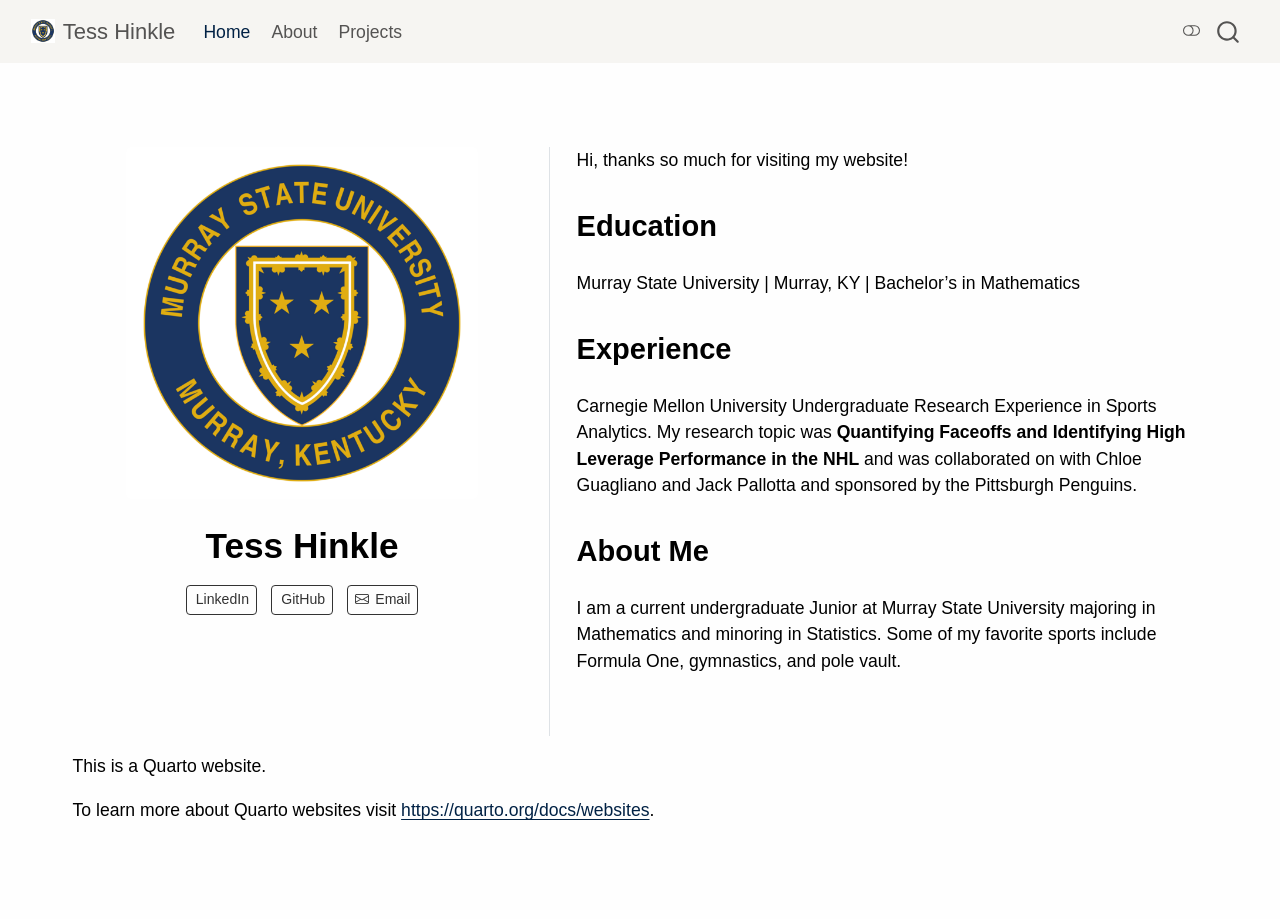
<file: index.html>
<!DOCTYPE html>
<html xmlns="http://www.w3.org/1999/xhtml" lang="en" xml:lang="en"><head>

<meta charset="utf-8">
<meta name="generator" content="quarto-1.9.37">

<meta name="viewport" content="width=device-width, initial-scale=1.0, user-scalable=yes">


<title>Tess Hinkle</title>
<style>
/* Default styles provided by pandoc.
** See https://pandoc.org/MANUAL.html#variables-for-html for config info.
*/
code{white-space: pre-wrap;}
span.smallcaps{font-variant: small-caps;}
div.columns{display: flex; gap: min(4vw, 1.5em);}
div.column{flex: auto; overflow-x: auto;}
div.hanging-indent{margin-left: 1.5em; text-indent: -1.5em;}
ul.task-list{list-style: none;}
ul.task-list li input[type="checkbox"] {
  width: 0.8em;
  margin: 0 0.8em 0.2em -1em; /* quarto-specific, see https://github.com/quarto-dev/quarto-cli/issues/4556 */ 
  vertical-align: middle;
}
</style>


<script src="site_libs/quarto-nav/quarto-nav.js"></script>
<script src="site_libs/quarto-nav/headroom.min.js"></script>
<script src="site_libs/clipboard/clipboard.min.js"></script>
<script src="site_libs/quarto-search/autocomplete.umd.js"></script>
<script src="site_libs/quarto-search/fuse.min.js"></script>
<script src="site_libs/quarto-search/quarto-search.js"></script>
<meta name="quarto:offset" content="./">
<link href="./images/MSU_logo.png" rel="icon" type="image/png">
<script src="site_libs/quarto-html/quarto.js" type="module"></script>
<script src="site_libs/quarto-html/tabsets/tabsets.js" type="module"></script>
<script src="site_libs/quarto-html/popper.min.js"></script>
<script src="site_libs/quarto-html/tippy.umd.min.js"></script>
<link href="site_libs/quarto-html/tippy.css" rel="stylesheet">
<link href="site_libs/quarto-html/quarto-syntax-highlighting-7f8f88aac4f3542376d5c11b86a4c14d.css" rel="stylesheet" class="quarto-color-scheme" id="quarto-text-highlighting-styles">
<link href="site_libs/quarto-html/quarto-syntax-highlighting-dark-d0ae9245876894da5ac7e18953ecc5cc.css" rel="stylesheet" class="quarto-color-scheme quarto-color-alternate" id="quarto-text-highlighting-styles">
<link href="site_libs/quarto-html/quarto-syntax-highlighting-7f8f88aac4f3542376d5c11b86a4c14d.css" rel="stylesheet" class="quarto-color-scheme-extra" id="quarto-text-highlighting-styles">
<script src="site_libs/bootstrap/bootstrap.min.js"></script>
<link href="site_libs/bootstrap/bootstrap-icons.css" rel="stylesheet">
<link href="site_libs/bootstrap/bootstrap-8cdba0baa76d1a47a044a97c038303b0.min.css" rel="stylesheet" append-hash="true" class="quarto-color-scheme" id="quarto-bootstrap" data-mode="light">
<link href="site_libs/bootstrap/bootstrap-dark-b445c28308c204d7a2548b028a3c86cc.min.css" rel="stylesheet" append-hash="true" class="quarto-color-scheme quarto-color-alternate" id="quarto-bootstrap" data-mode="dark">
<link href="site_libs/bootstrap/bootstrap-8cdba0baa76d1a47a044a97c038303b0.min.css" rel="stylesheet" append-hash="true" class="quarto-color-scheme-extra" id="quarto-bootstrap" data-mode="light">
<script id="quarto-search-options" type="application/json">{
  "location": "navbar",
  "copy-button": false,
  "collapse-after": 3,
  "panel-placement": "end",
  "type": "overlay",
  "limit": 50,
  "keyboard-shortcut": [
    "f",
    "/",
    "s"
  ],
  "show-item-context": false,
  "language": {
    "search-no-results-text": "No results",
    "search-matching-documents-text": "matching documents",
    "search-copy-link-title": "Copy link to search",
    "search-hide-matches-text": "Hide additional matches",
    "search-more-match-text": "more match in this document",
    "search-more-matches-text": "more matches in this document",
    "search-clear-button-title": "Clear",
    "search-text-placeholder": "",
    "search-detached-cancel-button-title": "Cancel",
    "search-submit-button-title": "Submit",
    "search-label": "Search"
  }
}</script>


</head>

<body class="nav-fixed quarto-light"><script id="quarto-html-before-body" type="application/javascript">
    const toggleBodyColorMode = (bsSheetEl) => {
      const mode = bsSheetEl.getAttribute("data-mode");
      const bodyEl = window.document.querySelector("body");
      if (mode === "dark") {
        bodyEl.classList.add("quarto-dark");
        bodyEl.classList.remove("quarto-light");
      } else {
        bodyEl.classList.add("quarto-light");
        bodyEl.classList.remove("quarto-dark");
      }
    }
    const toggleBodyColorPrimary = () => {
      const bsSheetEl = window.document.querySelector("link#quarto-bootstrap:not([rel=disabled-stylesheet])");
      if (bsSheetEl) {
        toggleBodyColorMode(bsSheetEl);
      }
    }
    const setColorSchemeToggle = (alternate) => {
      const toggles = window.document.querySelectorAll('.quarto-color-scheme-toggle');
      for (let i=0; i < toggles.length; i++) {
        const toggle = toggles[i];
        if (toggle) {
          if (alternate) {
            toggle.classList.add("alternate");
          } else {
            toggle.classList.remove("alternate");
          }
        }
      }
    };
    const toggleColorMode = (alternate) => {
      // Switch the stylesheets
      const primaryStylesheets = window.document.querySelectorAll('link.quarto-color-scheme:not(.quarto-color-alternate)');
      const alternateStylesheets = window.document.querySelectorAll('link.quarto-color-scheme.quarto-color-alternate');
      manageTransitions('#quarto-margin-sidebar .nav-link', false);
      if (alternate) {
        // note: dark is layered on light, we don't disable primary!
        enableStylesheet(alternateStylesheets);
        for (const sheetNode of alternateStylesheets) {
          if (sheetNode.id === "quarto-bootstrap") {
            toggleBodyColorMode(sheetNode);
          }
        }
      } else {
        disableStylesheet(alternateStylesheets);
        enableStylesheet(primaryStylesheets)
        toggleBodyColorPrimary();
      }
      manageTransitions('#quarto-margin-sidebar .nav-link', true);
      // Switch the toggles
      setColorSchemeToggle(alternate)
      // Hack to workaround the fact that safari doesn't
      // properly recolor the scrollbar when toggling (#1455)
      if (navigator.userAgent.indexOf('Safari') > 0 && navigator.userAgent.indexOf('Chrome') == -1) {
        manageTransitions("body", false);
        window.scrollTo(0, 1);
        setTimeout(() => {
          window.scrollTo(0, 0);
          manageTransitions("body", true);
        }, 40);
      }
    }
    const disableStylesheet = (stylesheets) => {
      for (let i=0; i < stylesheets.length; i++) {
        const stylesheet = stylesheets[i];
        stylesheet.rel = 'disabled-stylesheet';
      }
    }
    const enableStylesheet = (stylesheets) => {
      for (let i=0; i < stylesheets.length; i++) {
        const stylesheet = stylesheets[i];
        if(stylesheet.rel !== 'stylesheet') { // for Chrome, which will still FOUC without this check
          stylesheet.rel = 'stylesheet';
        }
      }
    }
    const manageTransitions = (selector, allowTransitions) => {
      const els = window.document.querySelectorAll(selector);
      for (let i=0; i < els.length; i++) {
        const el = els[i];
        if (allowTransitions) {
          el.classList.remove('notransition');
        } else {
          el.classList.add('notransition');
        }
      }
    }
    const isFileUrl = () => {
      return window.location.protocol === 'file:';
    }
    const hasAlternateSentinel = () => {
      let styleSentinel = getColorSchemeSentinel();
      if (styleSentinel !== null) {
        return styleSentinel === "alternate";
      } else {
        return false;
      }
    }
    const setStyleSentinel = (alternate) => {
      const value = alternate ? "alternate" : "default";
      if (!isFileUrl()) {
        window.localStorage.setItem("quarto-color-scheme", value);
      } else {
        localAlternateSentinel = value;
      }
    }
    const getColorSchemeSentinel = () => {
      if (!isFileUrl()) {
        const storageValue = window.localStorage.getItem("quarto-color-scheme");
        return storageValue != null ? storageValue : localAlternateSentinel;
      } else {
        return localAlternateSentinel;
      }
    }
    const toggleGiscusIfUsed = (isAlternate, darkModeDefault) => {
      const baseTheme = document.querySelector('#giscus-base-theme')?.value ?? 'light';
      const alternateTheme = document.querySelector('#giscus-alt-theme')?.value ?? 'dark';
      let newTheme = '';
      if(authorPrefersDark) {
        newTheme = isAlternate ? baseTheme : alternateTheme;
      } else {
        newTheme = isAlternate ? alternateTheme : baseTheme;
      }
      const changeGiscusTheme = () => {
        // From: https://github.com/giscus/giscus/issues/336
        const sendMessage = (message) => {
          const iframe = document.querySelector('iframe.giscus-frame');
          if (!iframe) return;
          iframe.contentWindow.postMessage({ giscus: message }, 'https://giscus.app');
        }
        sendMessage({
          setConfig: {
            theme: newTheme
          }
        });
      }
      const isGiscussLoaded = window.document.querySelector('iframe.giscus-frame') !== null;
      if (isGiscussLoaded) {
        changeGiscusTheme();
      }
    };
    const authorPrefersDark = false;
    const darkModeDefault = authorPrefersDark;
      document.querySelector('link#quarto-text-highlighting-styles.quarto-color-scheme-extra').rel = 'disabled-stylesheet';
      document.querySelector('link#quarto-bootstrap.quarto-color-scheme-extra').rel = 'disabled-stylesheet';
    let localAlternateSentinel = darkModeDefault ? 'alternate' : 'default';
    // Dark / light mode switch
    window.quartoToggleColorScheme = () => {
      // Read the current dark / light value
      let toAlternate = !hasAlternateSentinel();
      toggleColorMode(toAlternate);
      setStyleSentinel(toAlternate);
      toggleGiscusIfUsed(toAlternate, darkModeDefault);
      window.dispatchEvent(new Event('resize'));
    };
    // Switch to dark mode if need be
    if (hasAlternateSentinel()) {
      toggleColorMode(true);
    } else {
      toggleColorMode(false);
    }
  </script>

<div id="quarto-search-results"></div>
  <header id="quarto-header" class="headroom fixed-top">
    <nav class="navbar navbar-expand-lg " data-bs-theme="dark">
      <div class="navbar-container container-fluid">
      <div class="navbar-brand-container mx-auto">
    <a href="./index.html" class="navbar-brand navbar-brand-logo">
    <img src="./images/MSU_logo.png" alt="" class="navbar-logo light-content">
    <img src="./images/MSU_logo.png" alt="" class="navbar-logo dark-content">
    </a>
    <a class="navbar-brand" href="./index.html">
    <span class="navbar-title">Tess Hinkle</span>
    </a>
  </div>
            <div id="quarto-search" class="" title="Search"></div>
          <button class="navbar-toggler" type="button" data-bs-toggle="collapse" data-bs-target="#navbarCollapse" aria-controls="navbarCollapse" role="menu" aria-expanded="false" aria-label="Toggle navigation" onclick="if (window.quartoToggleHeadroom) { window.quartoToggleHeadroom(); }">
  <span class="navbar-toggler-icon"></span>
</button>
          <div class="collapse navbar-collapse" id="navbarCollapse">
            <ul class="navbar-nav navbar-nav-scroll me-auto">
  <li class="nav-item">
    <a class="nav-link active" href="./index.html" aria-current="page"> 
<span class="menu-text">Home</span></a>
  </li>  
  <li class="nav-item">
    <a class="nav-link" href="./about.html"> 
<span class="menu-text">About</span></a>
  </li>  
  <li class="nav-item">
    <a class="nav-link" href="./projects.html"> 
<span class="menu-text">Projects</span></a>
  </li>  
</ul>
          </div> <!-- /navcollapse -->
            <div class="quarto-navbar-tools">
  <a href="" class="quarto-color-scheme-toggle quarto-navigation-tool  px-1" onclick="window.quartoToggleColorScheme(); return false;" title="Toggle dark mode"><i class="bi"></i></a>
</div>
      </div> <!-- /container-fluid -->
    </nav>
</header>
<!-- content -->
<div id="quarto-content" class="quarto-container page-columns page-rows-contents page-layout-full page-navbar">
<!-- sidebar -->
<!-- margin-sidebar -->
    
<!-- main -->
<main class="content column-page" id="quarto-document-content">





<div class="quarto-about-trestles column-page">
  <div class="about-entity">
    <img src="images/MSU_logo.png" class="about-image
  rounded " style="width: 20em;">
<header id="title-block-header" class="quarto-title-block default">
<div class="quarto-title">
<h1 class="title">Tess Hinkle</h1>
</div>
<div class="quarto-title-meta column-page">
  </div>
</header>
    <div class="about-links">
  <a href="https://www.linkedin.com" class="about-link" rel="" target="">
    <i class="bi bi-LinkedIn"></i>
     <span class="about-link-text">LinkedIn</span>
  </a>
  <a href="https://github.com/tesshinkle" class="about-link" rel="" target="">
    <i class="bi bi-GitHub"></i>
     <span class="about-link-text">GitHub</span>
  </a>
  <a href="mailto:isabellajudehinkle@gmail.com" class="about-link" rel="" target="">
    <i class="bi bi-envelope"></i>
     <span class="about-link-text">Email</span>
  </a>
</div>
  </div>
  <div class="about-contents"><div id="intro-heading">
<p>Hi, thanks so much for visiting my website!</p>
<section id="education" class="level2">
<h2 data-anchor-id="education">Education</h2>
<p>Murray State University | Murray, KY | Bachelor’s in Mathematics</p>
</section>
<section id="experience" class="level2">
<h2 data-anchor-id="experience">Experience</h2>
<p>Carnegie Mellon University Undergraduate Research Experience in Sports Analytics. My research topic was <strong>Quantifying Faceoffs and Identifying High Leverage Performance in the NHL</strong> and was collaborated on with Chloe Guagliano and Jack Pallotta and sponsored by the Pittsburgh Penguins.</p>
</section>
<section id="about-me" class="level2">
<h2 data-anchor-id="about-me">About Me</h2>
<p>I am a current undergraduate Junior at Murray State University majoring in Mathematics and minoring in Statistics. Some of my favorite sports include Formula One, gymnastics, and pole vault.</p>
<p><br></p>
</section>
</div></div>
</div>

<p>This is a Quarto website.</p>
<p>To learn more about Quarto websites visit <a href="https://quarto.org/docs/websites" class="uri">https://quarto.org/docs/websites</a>.</p>




</main> <!-- /main -->
<script id="quarto-html-after-body" type="application/javascript">
  window.document.addEventListener("DOMContentLoaded", function (event) {
    // Ensure there is a toggle, if there isn't float one in the top right
    if (window.document.querySelector('.quarto-color-scheme-toggle') === null) {
      const a = window.document.createElement('a');
      a.classList.add('top-right');
      a.classList.add('quarto-color-scheme-toggle');
      a.href = "";
      a.onclick = function() { try { window.quartoToggleColorScheme(); } catch {} return false; };
      const i = window.document.createElement("i");
      i.classList.add('bi');
      a.appendChild(i);
      window.document.body.appendChild(a);
    }
    setColorSchemeToggle(hasAlternateSentinel())
    const isCodeAnnotation = (el) => {
      for (const clz of el.classList) {
        if (clz.startsWith('code-annotation-')) {                     
          return true;
        }
      }
      return false;
    }
    const onCopySuccess = function(e) {
      // button target
      const button = e.trigger;
      // don't keep focus
      button.blur();
      // flash "checked"
      button.classList.add('code-copy-button-checked');
      var currentTitle = button.getAttribute("title");
      button.setAttribute("title", "Copied!");
      let tooltip;
      if (window.bootstrap) {
        button.setAttribute("data-bs-toggle", "tooltip");
        button.setAttribute("data-bs-placement", "left");
        button.setAttribute("data-bs-title", "Copied!");
        tooltip = new bootstrap.Tooltip(button, 
          { trigger: "manual", 
            customClass: "code-copy-button-tooltip",
            offset: [0, -8]});
        tooltip.show();    
      }
      setTimeout(function() {
        if (tooltip) {
          tooltip.hide();
          button.removeAttribute("data-bs-title");
          button.removeAttribute("data-bs-toggle");
          button.removeAttribute("data-bs-placement");
        }
        button.setAttribute("title", currentTitle);
        button.classList.remove('code-copy-button-checked');
      }, 1000);
      // clear code selection
      e.clearSelection();
    }
    const getTextToCopy = function(trigger) {
      const outerScaffold = trigger.parentElement.cloneNode(true);
      const codeEl = outerScaffold.querySelector('code');
      for (const childEl of codeEl.children) {
        if (isCodeAnnotation(childEl)) {
          childEl.remove();
        }
      }
      return codeEl.innerText;
    }
    const clipboard = new window.ClipboardJS('.code-copy-button:not([data-in-quarto-modal])', {
      text: getTextToCopy
    });
    clipboard.on('success', onCopySuccess);
    if (window.document.getElementById('quarto-embedded-source-code-modal')) {
      const clipboardModal = new window.ClipboardJS('.code-copy-button[data-in-quarto-modal]', {
        text: getTextToCopy,
        container: window.document.getElementById('quarto-embedded-source-code-modal')
      });
      clipboardModal.on('success', onCopySuccess);
    }
      var localhostRegex = new RegExp(/^(?:http|https):\/\/localhost\:?[0-9]*\//);
      var mailtoRegex = new RegExp(/^mailto:/);
        var filterRegex = new RegExp("https:\/\/tesshinkle\.github\.io\/");
      var isInternal = (href) => {
          return filterRegex.test(href) || localhostRegex.test(href) || mailtoRegex.test(href);
      }
      // Inspect non-navigation links and adorn them if external
     var links = window.document.querySelectorAll('a[href]:not(.nav-link):not(.navbar-brand):not(.toc-action):not(.sidebar-link):not(.sidebar-item-toggle):not(.pagination-link):not(.no-external):not([aria-hidden]):not(.dropdown-item):not(.quarto-navigation-tool):not(.about-link)');
      for (var i=0; i<links.length; i++) {
        const link = links[i];
        if (!isInternal(link.href)) {
          // undo the damage that might have been done by quarto-nav.js in the case of
          // links that we want to consider external
          if (link.dataset.originalHref !== undefined) {
            link.href = link.dataset.originalHref;
          }
        }
      }
    function tippyHover(el, contentFn, onTriggerFn, onUntriggerFn) {
      const config = {
        allowHTML: true,
        maxWidth: 500,
        delay: 100,
        arrow: false,
        appendTo: function(el) {
            return el.parentElement;
        },
        interactive: true,
        interactiveBorder: 10,
        theme: 'quarto',
        placement: 'bottom-start',
      };
      if (contentFn) {
        config.content = contentFn;
      }
      if (onTriggerFn) {
        config.onTrigger = onTriggerFn;
      }
      if (onUntriggerFn) {
        config.onUntrigger = onUntriggerFn;
      }
      window.tippy(el, config); 
    }
    const noterefs = window.document.querySelectorAll('a[role="doc-noteref"]');
    for (var i=0; i<noterefs.length; i++) {
      const ref = noterefs[i];
      tippyHover(ref, function() {
        // use id or data attribute instead here
        let href = ref.getAttribute('data-footnote-href') || ref.getAttribute('href');
        try { href = new URL(href).hash; } catch {}
        const id = href.replace(/^#\/?/, "");
        const note = window.document.getElementById(id);
        if (note) {
          return note.innerHTML;
        } else {
          return "";
        }
      });
    }
    const xrefs = window.document.querySelectorAll('a.quarto-xref');
    const processXRef = (id, note) => {
      // Strip column container classes
      const stripColumnClz = (el) => {
        el.classList.remove("page-full", "page-columns");
        if (el.children) {
          for (const child of el.children) {
            stripColumnClz(child);
          }
        }
      }
      stripColumnClz(note)
      if (id === null || id.startsWith('sec-')) {
        // Special case sections, only their first couple elements
        const container = document.createElement("div");
        if (note.children && note.children.length > 2) {
          container.appendChild(note.children[0].cloneNode(true));
          for (let i = 1; i < note.children.length; i++) {
            const child = note.children[i];
            if (child.tagName === "P" && child.innerText === "") {
              continue;
            } else {
              container.appendChild(child.cloneNode(true));
              break;
            }
          }
          if (window.Quarto?.typesetMath) {
            window.Quarto.typesetMath(container);
          }
          return container.innerHTML
        } else {
          if (window.Quarto?.typesetMath) {
            window.Quarto.typesetMath(note);
          }
          return note.innerHTML;
        }
      } else {
        // Remove any anchor links if they are present
        const anchorLink = note.querySelector('a.anchorjs-link');
        if (anchorLink) {
          anchorLink.remove();
        }
        if (window.Quarto?.typesetMath) {
          window.Quarto.typesetMath(note);
        }
        if (note.classList.contains("callout")) {
          return note.outerHTML;
        } else {
          return note.innerHTML;
        }
      }
    }
    for (var i=0; i<xrefs.length; i++) {
      const xref = xrefs[i];
      tippyHover(xref, undefined, function(instance) {
        instance.disable();
        let url = xref.getAttribute('href');
        let hash = undefined; 
        if (url.startsWith('#')) {
          hash = url;
        } else {
          try { hash = new URL(url).hash; } catch {}
        }
        if (hash) {
          const id = hash.replace(/^#\/?/, "");
          const note = window.document.getElementById(id);
          if (note !== null) {
            try {
              const html = processXRef(id, note.cloneNode(true));
              instance.setContent(html);
            } finally {
              instance.enable();
              instance.show();
            }
          } else {
            // See if we can fetch this
            fetch(url.split('#')[0])
            .then(res => res.text())
            .then(html => {
              const parser = new DOMParser();
              const htmlDoc = parser.parseFromString(html, "text/html");
              const note = htmlDoc.getElementById(id);
              if (note !== null) {
                const html = processXRef(id, note);
                instance.setContent(html);
              } 
            }).finally(() => {
              instance.enable();
              instance.show();
            });
          }
        } else {
          // See if we can fetch a full url (with no hash to target)
          // This is a special case and we should probably do some content thinning / targeting
          fetch(url)
          .then(res => res.text())
          .then(html => {
            const parser = new DOMParser();
            const htmlDoc = parser.parseFromString(html, "text/html");
            const note = htmlDoc.querySelector('main.content');
            if (note !== null) {
              // This should only happen for chapter cross references
              // (since there is no id in the URL)
              // remove the first header
              if (note.children.length > 0 && note.children[0].tagName === "HEADER") {
                note.children[0].remove();
              }
              const html = processXRef(null, note);
              instance.setContent(html);
            } 
          }).finally(() => {
            instance.enable();
            instance.show();
          });
        }
      }, function(instance) {
      });
    }
        let selectedAnnoteEl;
        const selectorForAnnotation = ( cell, annotation) => {
          let cellAttr = 'data-code-cell="' + cell + '"';
          let lineAttr = 'data-code-annotation="' +  annotation + '"';
          const selector = 'span[' + cellAttr + '][' + lineAttr + ']';
          return selector;
        }
        const selectCodeLines = (annoteEl) => {
          const doc = window.document;
          const targetCell = annoteEl.getAttribute("data-target-cell");
          const targetAnnotation = annoteEl.getAttribute("data-target-annotation");
          const annoteSpan = window.document.querySelector(selectorForAnnotation(targetCell, targetAnnotation));
          const lines = annoteSpan.getAttribute("data-code-lines").split(",");
          const lineIds = lines.map((line) => {
            return targetCell + "-" + line;
          })
          let top = null;
          let height = null;
          let parent = null;
          if (lineIds.length > 0) {
              //compute the position of the single el (top and bottom and make a div)
              const el = window.document.getElementById(lineIds[0]);
              top = el.offsetTop;
              height = el.offsetHeight;
              parent = el.parentElement.parentElement;
            if (lineIds.length > 1) {
              const lastEl = window.document.getElementById(lineIds[lineIds.length - 1]);
              const bottom = lastEl.offsetTop + lastEl.offsetHeight;
              height = bottom - top;
            }
            if (top !== null && height !== null && parent !== null) {
              // cook up a div (if necessary) and position it 
              let div = window.document.getElementById("code-annotation-line-highlight");
              if (div === null) {
                div = window.document.createElement("div");
                div.setAttribute("id", "code-annotation-line-highlight");
                div.style.position = 'absolute';
                parent.appendChild(div);
              }
              div.style.top = top - 2 + "px";
              div.style.height = height + 4 + "px";
              div.style.left = 0;
              let gutterDiv = window.document.getElementById("code-annotation-line-highlight-gutter");
              if (gutterDiv === null) {
                gutterDiv = window.document.createElement("div");
                gutterDiv.setAttribute("id", "code-annotation-line-highlight-gutter");
                gutterDiv.style.position = 'absolute';
                const codeCell = window.document.getElementById(targetCell);
                const gutter = codeCell.querySelector('.code-annotation-gutter');
                gutter.appendChild(gutterDiv);
              }
              gutterDiv.style.top = top - 2 + "px";
              gutterDiv.style.height = height + 4 + "px";
            }
            selectedAnnoteEl = annoteEl;
          }
        };
        const unselectCodeLines = () => {
          const elementsIds = ["code-annotation-line-highlight", "code-annotation-line-highlight-gutter"];
          elementsIds.forEach((elId) => {
            const div = window.document.getElementById(elId);
            if (div) {
              div.remove();
            }
          });
          selectedAnnoteEl = undefined;
        };
          // Handle positioning of the toggle
      window.addEventListener(
        "resize",
        throttle(() => {
          elRect = undefined;
          if (selectedAnnoteEl) {
            selectCodeLines(selectedAnnoteEl);
          }
        }, 10)
      );
      function throttle(fn, ms) {
      let throttle = false;
      let timer;
        return (...args) => {
          if(!throttle) { // first call gets through
              fn.apply(this, args);
              throttle = true;
          } else { // all the others get throttled
              if(timer) clearTimeout(timer); // cancel #2
              timer = setTimeout(() => {
                fn.apply(this, args);
                timer = throttle = false;
              }, ms);
          }
        };
      }
        // Attach click handler to the DT
        const annoteDls = window.document.querySelectorAll('dt[data-target-cell]');
        for (const annoteDlNode of annoteDls) {
          annoteDlNode.addEventListener('click', (event) => {
            const clickedEl = event.target;
            if (clickedEl !== selectedAnnoteEl) {
              unselectCodeLines();
              const activeEl = window.document.querySelector('dt[data-target-cell].code-annotation-active');
              if (activeEl) {
                activeEl.classList.remove('code-annotation-active');
              }
              selectCodeLines(clickedEl);
              clickedEl.classList.add('code-annotation-active');
            } else {
              // Unselect the line
              unselectCodeLines();
              clickedEl.classList.remove('code-annotation-active');
            }
          });
        }
    const findCites = (el) => {
      const parentEl = el.parentElement;
      if (parentEl) {
        const cites = parentEl.dataset.cites;
        if (cites) {
          return {
            el,
            cites: cites.split(' ')
          };
        } else {
          return findCites(el.parentElement)
        }
      } else {
        return undefined;
      }
    };
    var bibliorefs = window.document.querySelectorAll('a[role="doc-biblioref"]');
    for (var i=0; i<bibliorefs.length; i++) {
      const ref = bibliorefs[i];
      const citeInfo = findCites(ref);
      if (citeInfo) {
        tippyHover(citeInfo.el, function() {
          var popup = window.document.createElement('div');
          citeInfo.cites.forEach(function(cite) {
            var citeDiv = window.document.createElement('div');
            citeDiv.classList.add('hanging-indent');
            citeDiv.classList.add('csl-entry');
            var biblioDiv = window.document.getElementById('ref-' + cite);
            if (biblioDiv) {
              citeDiv.innerHTML = biblioDiv.innerHTML;
            }
            popup.appendChild(citeDiv);
          });
          return popup.innerHTML;
        });
      }
    }
  });
  </script>
</div> <!-- /content -->




</body></html>
</file>
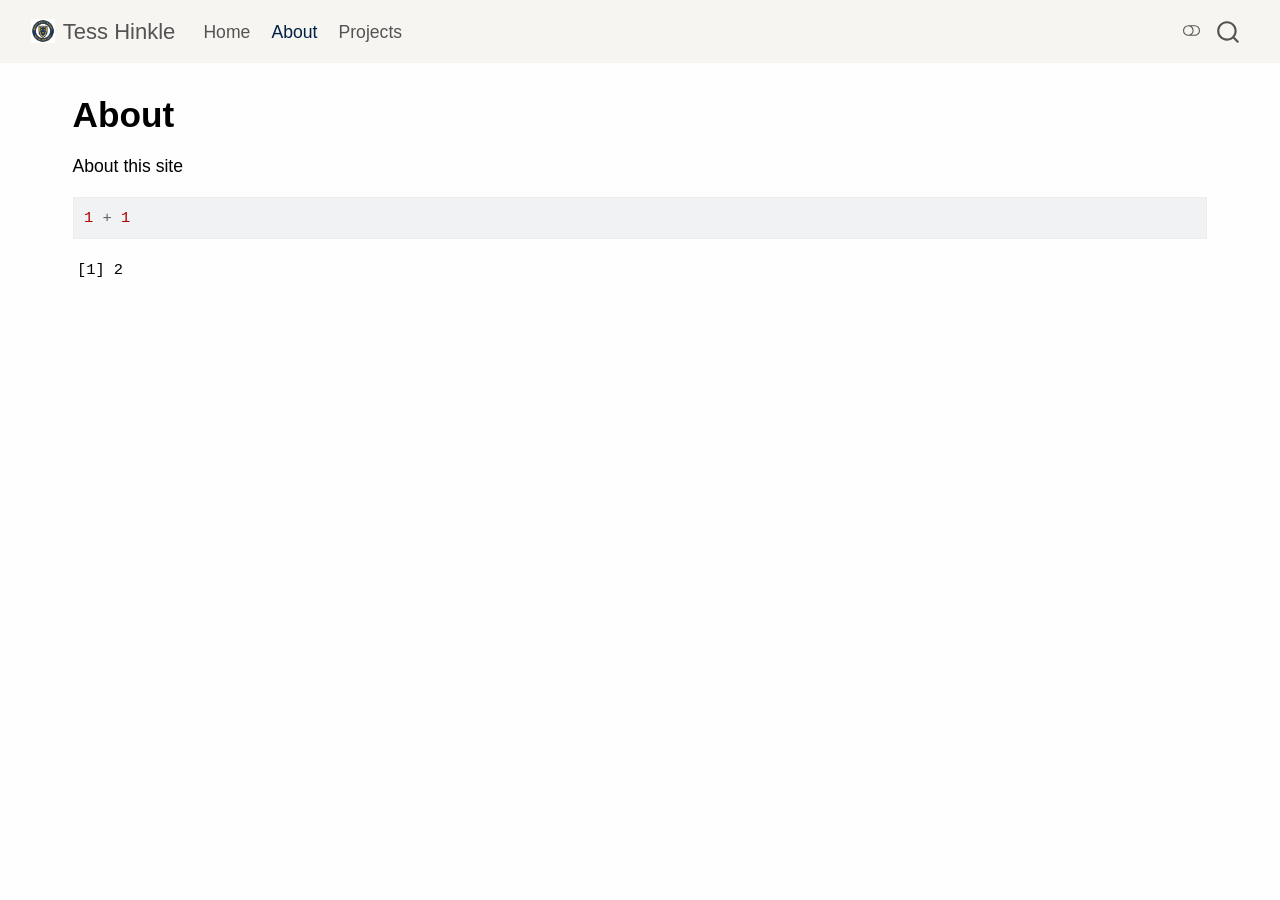
<file: about.html>
<!DOCTYPE html>
<html xmlns="http://www.w3.org/1999/xhtml" lang="en" xml:lang="en"><head>

<meta charset="utf-8">
<meta name="generator" content="quarto-1.9.37">

<meta name="viewport" content="width=device-width, initial-scale=1.0, user-scalable=yes">


<title>About – Tess Hinkle</title>
<style>
/* Default styles provided by pandoc.
** See https://pandoc.org/MANUAL.html#variables-for-html for config info.
*/
code{white-space: pre-wrap;}
span.smallcaps{font-variant: small-caps;}
div.columns{display: flex; gap: min(4vw, 1.5em);}
div.column{flex: auto; overflow-x: auto;}
div.hanging-indent{margin-left: 1.5em; text-indent: -1.5em;}
ul.task-list{list-style: none;}
ul.task-list li input[type="checkbox"] {
  width: 0.8em;
  margin: 0 0.8em 0.2em -1em; /* quarto-specific, see https://github.com/quarto-dev/quarto-cli/issues/4556 */ 
  vertical-align: middle;
}
/* CSS for syntax highlighting */
html { -webkit-text-size-adjust: 100%; }
pre > code.sourceCode { white-space: pre; position: relative; }
pre > code.sourceCode > span { display: inline-block; line-height: 1.25; }
pre > code.sourceCode > span:empty { height: 1.2em; }
.sourceCode { overflow: visible; }
code.sourceCode > span { color: inherit; text-decoration: inherit; }
div.sourceCode { margin: 1em 0; }
pre.sourceCode { margin: 0; }
@media screen {
div.sourceCode { overflow: auto; }
}
@media print {
pre > code.sourceCode { white-space: pre-wrap; }
pre > code.sourceCode > span { text-indent: -5em; padding-left: 5em; }
}
pre.numberSource code
  { counter-reset: source-line 0; }
pre.numberSource code > span
  { position: relative; left: -4em; counter-increment: source-line; }
pre.numberSource code > span > a:first-child::before
  { content: counter(source-line);
    position: relative; left: -1em; text-align: right; vertical-align: baseline;
    border: none; display: inline-block;
    -webkit-touch-callout: none; -webkit-user-select: none;
    -khtml-user-select: none; -moz-user-select: none;
    -ms-user-select: none; user-select: none;
    padding: 0 4px; width: 4em;
  }
pre.numberSource { margin-left: 3em;  padding-left: 4px; }
div.sourceCode
  {   }
@media screen {
pre > code.sourceCode > span > a:first-child::before { text-decoration: underline; }
}
</style>


<script src="site_libs/quarto-nav/quarto-nav.js"></script>
<script src="site_libs/quarto-nav/headroom.min.js"></script>
<script src="site_libs/clipboard/clipboard.min.js"></script>
<script src="site_libs/quarto-search/autocomplete.umd.js"></script>
<script src="site_libs/quarto-search/fuse.min.js"></script>
<script src="site_libs/quarto-search/quarto-search.js"></script>
<meta name="quarto:offset" content="./">
<link href="./images/MSU_logo.png" rel="icon" type="image/png">
<script src="site_libs/quarto-html/quarto.js" type="module"></script>
<script src="site_libs/quarto-html/tabsets/tabsets.js" type="module"></script>
<script src="site_libs/quarto-html/popper.min.js"></script>
<script src="site_libs/quarto-html/tippy.umd.min.js"></script>
<script src="site_libs/quarto-html/anchor.min.js"></script>
<link href="site_libs/quarto-html/tippy.css" rel="stylesheet">
<link href="site_libs/quarto-html/quarto-syntax-highlighting-7f8f88aac4f3542376d5c11b86a4c14d.css" rel="stylesheet" class="quarto-color-scheme" id="quarto-text-highlighting-styles">
<link href="site_libs/quarto-html/quarto-syntax-highlighting-dark-d0ae9245876894da5ac7e18953ecc5cc.css" rel="stylesheet" class="quarto-color-scheme quarto-color-alternate" id="quarto-text-highlighting-styles">
<link href="site_libs/quarto-html/quarto-syntax-highlighting-7f8f88aac4f3542376d5c11b86a4c14d.css" rel="stylesheet" class="quarto-color-scheme-extra" id="quarto-text-highlighting-styles">
<script src="site_libs/bootstrap/bootstrap.min.js"></script>
<link href="site_libs/bootstrap/bootstrap-icons.css" rel="stylesheet">
<link href="site_libs/bootstrap/bootstrap-8cdba0baa76d1a47a044a97c038303b0.min.css" rel="stylesheet" append-hash="true" class="quarto-color-scheme" id="quarto-bootstrap" data-mode="light">
<link href="site_libs/bootstrap/bootstrap-dark-b445c28308c204d7a2548b028a3c86cc.min.css" rel="stylesheet" append-hash="true" class="quarto-color-scheme quarto-color-alternate" id="quarto-bootstrap" data-mode="dark">
<link href="site_libs/bootstrap/bootstrap-8cdba0baa76d1a47a044a97c038303b0.min.css" rel="stylesheet" append-hash="true" class="quarto-color-scheme-extra" id="quarto-bootstrap" data-mode="light">
<script id="quarto-search-options" type="application/json">{
  "location": "navbar",
  "copy-button": false,
  "collapse-after": 3,
  "panel-placement": "end",
  "type": "overlay",
  "limit": 50,
  "keyboard-shortcut": [
    "f",
    "/",
    "s"
  ],
  "show-item-context": false,
  "language": {
    "search-no-results-text": "No results",
    "search-matching-documents-text": "matching documents",
    "search-copy-link-title": "Copy link to search",
    "search-hide-matches-text": "Hide additional matches",
    "search-more-match-text": "more match in this document",
    "search-more-matches-text": "more matches in this document",
    "search-clear-button-title": "Clear",
    "search-text-placeholder": "",
    "search-detached-cancel-button-title": "Cancel",
    "search-submit-button-title": "Submit",
    "search-label": "Search"
  }
}</script>


</head>

<body class="nav-fixed quarto-light"><script id="quarto-html-before-body" type="application/javascript">
    const toggleBodyColorMode = (bsSheetEl) => {
      const mode = bsSheetEl.getAttribute("data-mode");
      const bodyEl = window.document.querySelector("body");
      if (mode === "dark") {
        bodyEl.classList.add("quarto-dark");
        bodyEl.classList.remove("quarto-light");
      } else {
        bodyEl.classList.add("quarto-light");
        bodyEl.classList.remove("quarto-dark");
      }
    }
    const toggleBodyColorPrimary = () => {
      const bsSheetEl = window.document.querySelector("link#quarto-bootstrap:not([rel=disabled-stylesheet])");
      if (bsSheetEl) {
        toggleBodyColorMode(bsSheetEl);
      }
    }
    const setColorSchemeToggle = (alternate) => {
      const toggles = window.document.querySelectorAll('.quarto-color-scheme-toggle');
      for (let i=0; i < toggles.length; i++) {
        const toggle = toggles[i];
        if (toggle) {
          if (alternate) {
            toggle.classList.add("alternate");
          } else {
            toggle.classList.remove("alternate");
          }
        }
      }
    };
    const toggleColorMode = (alternate) => {
      // Switch the stylesheets
      const primaryStylesheets = window.document.querySelectorAll('link.quarto-color-scheme:not(.quarto-color-alternate)');
      const alternateStylesheets = window.document.querySelectorAll('link.quarto-color-scheme.quarto-color-alternate');
      manageTransitions('#quarto-margin-sidebar .nav-link', false);
      if (alternate) {
        // note: dark is layered on light, we don't disable primary!
        enableStylesheet(alternateStylesheets);
        for (const sheetNode of alternateStylesheets) {
          if (sheetNode.id === "quarto-bootstrap") {
            toggleBodyColorMode(sheetNode);
          }
        }
      } else {
        disableStylesheet(alternateStylesheets);
        enableStylesheet(primaryStylesheets)
        toggleBodyColorPrimary();
      }
      manageTransitions('#quarto-margin-sidebar .nav-link', true);
      // Switch the toggles
      setColorSchemeToggle(alternate)
      // Hack to workaround the fact that safari doesn't
      // properly recolor the scrollbar when toggling (#1455)
      if (navigator.userAgent.indexOf('Safari') > 0 && navigator.userAgent.indexOf('Chrome') == -1) {
        manageTransitions("body", false);
        window.scrollTo(0, 1);
        setTimeout(() => {
          window.scrollTo(0, 0);
          manageTransitions("body", true);
        }, 40);
      }
    }
    const disableStylesheet = (stylesheets) => {
      for (let i=0; i < stylesheets.length; i++) {
        const stylesheet = stylesheets[i];
        stylesheet.rel = 'disabled-stylesheet';
      }
    }
    const enableStylesheet = (stylesheets) => {
      for (let i=0; i < stylesheets.length; i++) {
        const stylesheet = stylesheets[i];
        if(stylesheet.rel !== 'stylesheet') { // for Chrome, which will still FOUC without this check
          stylesheet.rel = 'stylesheet';
        }
      }
    }
    const manageTransitions = (selector, allowTransitions) => {
      const els = window.document.querySelectorAll(selector);
      for (let i=0; i < els.length; i++) {
        const el = els[i];
        if (allowTransitions) {
          el.classList.remove('notransition');
        } else {
          el.classList.add('notransition');
        }
      }
    }
    const isFileUrl = () => {
      return window.location.protocol === 'file:';
    }
    const hasAlternateSentinel = () => {
      let styleSentinel = getColorSchemeSentinel();
      if (styleSentinel !== null) {
        return styleSentinel === "alternate";
      } else {
        return false;
      }
    }
    const setStyleSentinel = (alternate) => {
      const value = alternate ? "alternate" : "default";
      if (!isFileUrl()) {
        window.localStorage.setItem("quarto-color-scheme", value);
      } else {
        localAlternateSentinel = value;
      }
    }
    const getColorSchemeSentinel = () => {
      if (!isFileUrl()) {
        const storageValue = window.localStorage.getItem("quarto-color-scheme");
        return storageValue != null ? storageValue : localAlternateSentinel;
      } else {
        return localAlternateSentinel;
      }
    }
    const toggleGiscusIfUsed = (isAlternate, darkModeDefault) => {
      const baseTheme = document.querySelector('#giscus-base-theme')?.value ?? 'light';
      const alternateTheme = document.querySelector('#giscus-alt-theme')?.value ?? 'dark';
      let newTheme = '';
      if(authorPrefersDark) {
        newTheme = isAlternate ? baseTheme : alternateTheme;
      } else {
        newTheme = isAlternate ? alternateTheme : baseTheme;
      }
      const changeGiscusTheme = () => {
        // From: https://github.com/giscus/giscus/issues/336
        const sendMessage = (message) => {
          const iframe = document.querySelector('iframe.giscus-frame');
          if (!iframe) return;
          iframe.contentWindow.postMessage({ giscus: message }, 'https://giscus.app');
        }
        sendMessage({
          setConfig: {
            theme: newTheme
          }
        });
      }
      const isGiscussLoaded = window.document.querySelector('iframe.giscus-frame') !== null;
      if (isGiscussLoaded) {
        changeGiscusTheme();
      }
    };
    const authorPrefersDark = false;
    const darkModeDefault = authorPrefersDark;
      document.querySelector('link#quarto-text-highlighting-styles.quarto-color-scheme-extra').rel = 'disabled-stylesheet';
      document.querySelector('link#quarto-bootstrap.quarto-color-scheme-extra').rel = 'disabled-stylesheet';
    let localAlternateSentinel = darkModeDefault ? 'alternate' : 'default';
    // Dark / light mode switch
    window.quartoToggleColorScheme = () => {
      // Read the current dark / light value
      let toAlternate = !hasAlternateSentinel();
      toggleColorMode(toAlternate);
      setStyleSentinel(toAlternate);
      toggleGiscusIfUsed(toAlternate, darkModeDefault);
      window.dispatchEvent(new Event('resize'));
    };
    // Switch to dark mode if need be
    if (hasAlternateSentinel()) {
      toggleColorMode(true);
    } else {
      toggleColorMode(false);
    }
  </script>

<div id="quarto-search-results"></div>
  <header id="quarto-header" class="headroom fixed-top">
    <nav class="navbar navbar-expand-lg " data-bs-theme="dark">
      <div class="navbar-container container-fluid">
      <div class="navbar-brand-container mx-auto">
    <a href="./index.html" class="navbar-brand navbar-brand-logo">
    <img src="./images/MSU_logo.png" alt="" class="navbar-logo light-content">
    <img src="./images/MSU_logo.png" alt="" class="navbar-logo dark-content">
    </a>
    <a class="navbar-brand" href="./index.html">
    <span class="navbar-title">Tess Hinkle</span>
    </a>
  </div>
            <div id="quarto-search" class="" title="Search"></div>
          <button class="navbar-toggler" type="button" data-bs-toggle="collapse" data-bs-target="#navbarCollapse" aria-controls="navbarCollapse" role="menu" aria-expanded="false" aria-label="Toggle navigation" onclick="if (window.quartoToggleHeadroom) { window.quartoToggleHeadroom(); }">
  <span class="navbar-toggler-icon"></span>
</button>
          <div class="collapse navbar-collapse" id="navbarCollapse">
            <ul class="navbar-nav navbar-nav-scroll me-auto">
  <li class="nav-item">
    <a class="nav-link" href="./index.html"> 
<span class="menu-text">Home</span></a>
  </li>  
  <li class="nav-item">
    <a class="nav-link active" href="./about.html" aria-current="page"> 
<span class="menu-text">About</span></a>
  </li>  
  <li class="nav-item">
    <a class="nav-link" href="./projects.html"> 
<span class="menu-text">Projects</span></a>
  </li>  
</ul>
          </div> <!-- /navcollapse -->
            <div class="quarto-navbar-tools">
  <a href="" class="quarto-color-scheme-toggle quarto-navigation-tool  px-1" onclick="window.quartoToggleColorScheme(); return false;" title="Toggle dark mode"><i class="bi"></i></a>
</div>
      </div> <!-- /container-fluid -->
    </nav>
</header>
<!-- content -->
<div id="quarto-content" class="quarto-container page-columns page-rows-contents page-layout-full page-navbar">
<!-- sidebar -->
<!-- margin-sidebar -->
    <div id="quarto-margin-sidebar" class="sidebar margin-sidebar zindex-bottom">
        
    </div>
<!-- main -->
<main class="content column-page" id="quarto-document-content">


<header id="title-block-header" class="quarto-title-block default">
<div class="quarto-title">
<h1 class="title">About</h1>
</div>



<div class="quarto-title-meta column-page">

    
  
    
  </div>
  


</header>


<p>About this site</p>
<div class="cell">
<div class="code-copy-outer-scaffold"><div class="sourceCode cell-code" id="cb1"><pre class="sourceCode r code-with-copy"><code class="sourceCode r"><span id="cb1-1"><a href="#cb1-1" aria-hidden="true" tabindex="-1"></a><span class="dv">1</span> <span class="sc">+</span> <span class="dv">1</span></span></code></pre></div><button title="Copy to Clipboard" class="code-copy-button"><i class="bi"></i></button></div>
<div class="cell-output cell-output-stdout">
<pre><code>[1] 2</code></pre>
</div>
</div>



</main> <!-- /main -->
<script id="quarto-html-after-body" type="application/javascript">
  window.document.addEventListener("DOMContentLoaded", function (event) {
    // Ensure there is a toggle, if there isn't float one in the top right
    if (window.document.querySelector('.quarto-color-scheme-toggle') === null) {
      const a = window.document.createElement('a');
      a.classList.add('top-right');
      a.classList.add('quarto-color-scheme-toggle');
      a.href = "";
      a.onclick = function() { try { window.quartoToggleColorScheme(); } catch {} return false; };
      const i = window.document.createElement("i");
      i.classList.add('bi');
      a.appendChild(i);
      window.document.body.appendChild(a);
    }
    setColorSchemeToggle(hasAlternateSentinel())
    const icon = "";
    const anchorJS = new window.AnchorJS();
    anchorJS.options = {
      placement: 'right',
      icon: icon
    };
    anchorJS.add('.anchored');
    const isCodeAnnotation = (el) => {
      for (const clz of el.classList) {
        if (clz.startsWith('code-annotation-')) {                     
          return true;
        }
      }
      return false;
    }
    const onCopySuccess = function(e) {
      // button target
      const button = e.trigger;
      // don't keep focus
      button.blur();
      // flash "checked"
      button.classList.add('code-copy-button-checked');
      var currentTitle = button.getAttribute("title");
      button.setAttribute("title", "Copied!");
      let tooltip;
      if (window.bootstrap) {
        button.setAttribute("data-bs-toggle", "tooltip");
        button.setAttribute("data-bs-placement", "left");
        button.setAttribute("data-bs-title", "Copied!");
        tooltip = new bootstrap.Tooltip(button, 
          { trigger: "manual", 
            customClass: "code-copy-button-tooltip",
            offset: [0, -8]});
        tooltip.show();    
      }
      setTimeout(function() {
        if (tooltip) {
          tooltip.hide();
          button.removeAttribute("data-bs-title");
          button.removeAttribute("data-bs-toggle");
          button.removeAttribute("data-bs-placement");
        }
        button.setAttribute("title", currentTitle);
        button.classList.remove('code-copy-button-checked');
      }, 1000);
      // clear code selection
      e.clearSelection();
    }
    const getTextToCopy = function(trigger) {
      const outerScaffold = trigger.parentElement.cloneNode(true);
      const codeEl = outerScaffold.querySelector('code');
      for (const childEl of codeEl.children) {
        if (isCodeAnnotation(childEl)) {
          childEl.remove();
        }
      }
      return codeEl.innerText;
    }
    const clipboard = new window.ClipboardJS('.code-copy-button:not([data-in-quarto-modal])', {
      text: getTextToCopy
    });
    clipboard.on('success', onCopySuccess);
    if (window.document.getElementById('quarto-embedded-source-code-modal')) {
      const clipboardModal = new window.ClipboardJS('.code-copy-button[data-in-quarto-modal]', {
        text: getTextToCopy,
        container: window.document.getElementById('quarto-embedded-source-code-modal')
      });
      clipboardModal.on('success', onCopySuccess);
    }
      var localhostRegex = new RegExp(/^(?:http|https):\/\/localhost\:?[0-9]*\//);
      var mailtoRegex = new RegExp(/^mailto:/);
        var filterRegex = new RegExp("https:\/\/tesshinkle\.github\.io\/");
      var isInternal = (href) => {
          return filterRegex.test(href) || localhostRegex.test(href) || mailtoRegex.test(href);
      }
      // Inspect non-navigation links and adorn them if external
     var links = window.document.querySelectorAll('a[href]:not(.nav-link):not(.navbar-brand):not(.toc-action):not(.sidebar-link):not(.sidebar-item-toggle):not(.pagination-link):not(.no-external):not([aria-hidden]):not(.dropdown-item):not(.quarto-navigation-tool):not(.about-link)');
      for (var i=0; i<links.length; i++) {
        const link = links[i];
        if (!isInternal(link.href)) {
          // undo the damage that might have been done by quarto-nav.js in the case of
          // links that we want to consider external
          if (link.dataset.originalHref !== undefined) {
            link.href = link.dataset.originalHref;
          }
        }
      }
    function tippyHover(el, contentFn, onTriggerFn, onUntriggerFn) {
      const config = {
        allowHTML: true,
        maxWidth: 500,
        delay: 100,
        arrow: false,
        appendTo: function(el) {
            return el.parentElement;
        },
        interactive: true,
        interactiveBorder: 10,
        theme: 'quarto',
        placement: 'bottom-start',
      };
      if (contentFn) {
        config.content = contentFn;
      }
      if (onTriggerFn) {
        config.onTrigger = onTriggerFn;
      }
      if (onUntriggerFn) {
        config.onUntrigger = onUntriggerFn;
      }
      window.tippy(el, config); 
    }
    const noterefs = window.document.querySelectorAll('a[role="doc-noteref"]');
    for (var i=0; i<noterefs.length; i++) {
      const ref = noterefs[i];
      tippyHover(ref, function() {
        // use id or data attribute instead here
        let href = ref.getAttribute('data-footnote-href') || ref.getAttribute('href');
        try { href = new URL(href).hash; } catch {}
        const id = href.replace(/^#\/?/, "");
        const note = window.document.getElementById(id);
        if (note) {
          return note.innerHTML;
        } else {
          return "";
        }
      });
    }
    const xrefs = window.document.querySelectorAll('a.quarto-xref');
    const processXRef = (id, note) => {
      // Strip column container classes
      const stripColumnClz = (el) => {
        el.classList.remove("page-full", "page-columns");
        if (el.children) {
          for (const child of el.children) {
            stripColumnClz(child);
          }
        }
      }
      stripColumnClz(note)
      if (id === null || id.startsWith('sec-')) {
        // Special case sections, only their first couple elements
        const container = document.createElement("div");
        if (note.children && note.children.length > 2) {
          container.appendChild(note.children[0].cloneNode(true));
          for (let i = 1; i < note.children.length; i++) {
            const child = note.children[i];
            if (child.tagName === "P" && child.innerText === "") {
              continue;
            } else {
              container.appendChild(child.cloneNode(true));
              break;
            }
          }
          if (window.Quarto?.typesetMath) {
            window.Quarto.typesetMath(container);
          }
          return container.innerHTML
        } else {
          if (window.Quarto?.typesetMath) {
            window.Quarto.typesetMath(note);
          }
          return note.innerHTML;
        }
      } else {
        // Remove any anchor links if they are present
        const anchorLink = note.querySelector('a.anchorjs-link');
        if (anchorLink) {
          anchorLink.remove();
        }
        if (window.Quarto?.typesetMath) {
          window.Quarto.typesetMath(note);
        }
        if (note.classList.contains("callout")) {
          return note.outerHTML;
        } else {
          return note.innerHTML;
        }
      }
    }
    for (var i=0; i<xrefs.length; i++) {
      const xref = xrefs[i];
      tippyHover(xref, undefined, function(instance) {
        instance.disable();
        let url = xref.getAttribute('href');
        let hash = undefined; 
        if (url.startsWith('#')) {
          hash = url;
        } else {
          try { hash = new URL(url).hash; } catch {}
        }
        if (hash) {
          const id = hash.replace(/^#\/?/, "");
          const note = window.document.getElementById(id);
          if (note !== null) {
            try {
              const html = processXRef(id, note.cloneNode(true));
              instance.setContent(html);
            } finally {
              instance.enable();
              instance.show();
            }
          } else {
            // See if we can fetch this
            fetch(url.split('#')[0])
            .then(res => res.text())
            .then(html => {
              const parser = new DOMParser();
              const htmlDoc = parser.parseFromString(html, "text/html");
              const note = htmlDoc.getElementById(id);
              if (note !== null) {
                const html = processXRef(id, note);
                instance.setContent(html);
              } 
            }).finally(() => {
              instance.enable();
              instance.show();
            });
          }
        } else {
          // See if we can fetch a full url (with no hash to target)
          // This is a special case and we should probably do some content thinning / targeting
          fetch(url)
          .then(res => res.text())
          .then(html => {
            const parser = new DOMParser();
            const htmlDoc = parser.parseFromString(html, "text/html");
            const note = htmlDoc.querySelector('main.content');
            if (note !== null) {
              // This should only happen for chapter cross references
              // (since there is no id in the URL)
              // remove the first header
              if (note.children.length > 0 && note.children[0].tagName === "HEADER") {
                note.children[0].remove();
              }
              const html = processXRef(null, note);
              instance.setContent(html);
            } 
          }).finally(() => {
            instance.enable();
            instance.show();
          });
        }
      }, function(instance) {
      });
    }
        let selectedAnnoteEl;
        const selectorForAnnotation = ( cell, annotation) => {
          let cellAttr = 'data-code-cell="' + cell + '"';
          let lineAttr = 'data-code-annotation="' +  annotation + '"';
          const selector = 'span[' + cellAttr + '][' + lineAttr + ']';
          return selector;
        }
        const selectCodeLines = (annoteEl) => {
          const doc = window.document;
          const targetCell = annoteEl.getAttribute("data-target-cell");
          const targetAnnotation = annoteEl.getAttribute("data-target-annotation");
          const annoteSpan = window.document.querySelector(selectorForAnnotation(targetCell, targetAnnotation));
          const lines = annoteSpan.getAttribute("data-code-lines").split(",");
          const lineIds = lines.map((line) => {
            return targetCell + "-" + line;
          })
          let top = null;
          let height = null;
          let parent = null;
          if (lineIds.length > 0) {
              //compute the position of the single el (top and bottom and make a div)
              const el = window.document.getElementById(lineIds[0]);
              top = el.offsetTop;
              height = el.offsetHeight;
              parent = el.parentElement.parentElement;
            if (lineIds.length > 1) {
              const lastEl = window.document.getElementById(lineIds[lineIds.length - 1]);
              const bottom = lastEl.offsetTop + lastEl.offsetHeight;
              height = bottom - top;
            }
            if (top !== null && height !== null && parent !== null) {
              // cook up a div (if necessary) and position it 
              let div = window.document.getElementById("code-annotation-line-highlight");
              if (div === null) {
                div = window.document.createElement("div");
                div.setAttribute("id", "code-annotation-line-highlight");
                div.style.position = 'absolute';
                parent.appendChild(div);
              }
              div.style.top = top - 2 + "px";
              div.style.height = height + 4 + "px";
              div.style.left = 0;
              let gutterDiv = window.document.getElementById("code-annotation-line-highlight-gutter");
              if (gutterDiv === null) {
                gutterDiv = window.document.createElement("div");
                gutterDiv.setAttribute("id", "code-annotation-line-highlight-gutter");
                gutterDiv.style.position = 'absolute';
                const codeCell = window.document.getElementById(targetCell);
                const gutter = codeCell.querySelector('.code-annotation-gutter');
                gutter.appendChild(gutterDiv);
              }
              gutterDiv.style.top = top - 2 + "px";
              gutterDiv.style.height = height + 4 + "px";
            }
            selectedAnnoteEl = annoteEl;
          }
        };
        const unselectCodeLines = () => {
          const elementsIds = ["code-annotation-line-highlight", "code-annotation-line-highlight-gutter"];
          elementsIds.forEach((elId) => {
            const div = window.document.getElementById(elId);
            if (div) {
              div.remove();
            }
          });
          selectedAnnoteEl = undefined;
        };
          // Handle positioning of the toggle
      window.addEventListener(
        "resize",
        throttle(() => {
          elRect = undefined;
          if (selectedAnnoteEl) {
            selectCodeLines(selectedAnnoteEl);
          }
        }, 10)
      );
      function throttle(fn, ms) {
      let throttle = false;
      let timer;
        return (...args) => {
          if(!throttle) { // first call gets through
              fn.apply(this, args);
              throttle = true;
          } else { // all the others get throttled
              if(timer) clearTimeout(timer); // cancel #2
              timer = setTimeout(() => {
                fn.apply(this, args);
                timer = throttle = false;
              }, ms);
          }
        };
      }
        // Attach click handler to the DT
        const annoteDls = window.document.querySelectorAll('dt[data-target-cell]');
        for (const annoteDlNode of annoteDls) {
          annoteDlNode.addEventListener('click', (event) => {
            const clickedEl = event.target;
            if (clickedEl !== selectedAnnoteEl) {
              unselectCodeLines();
              const activeEl = window.document.querySelector('dt[data-target-cell].code-annotation-active');
              if (activeEl) {
                activeEl.classList.remove('code-annotation-active');
              }
              selectCodeLines(clickedEl);
              clickedEl.classList.add('code-annotation-active');
            } else {
              // Unselect the line
              unselectCodeLines();
              clickedEl.classList.remove('code-annotation-active');
            }
          });
        }
    const findCites = (el) => {
      const parentEl = el.parentElement;
      if (parentEl) {
        const cites = parentEl.dataset.cites;
        if (cites) {
          return {
            el,
            cites: cites.split(' ')
          };
        } else {
          return findCites(el.parentElement)
        }
      } else {
        return undefined;
      }
    };
    var bibliorefs = window.document.querySelectorAll('a[role="doc-biblioref"]');
    for (var i=0; i<bibliorefs.length; i++) {
      const ref = bibliorefs[i];
      const citeInfo = findCites(ref);
      if (citeInfo) {
        tippyHover(citeInfo.el, function() {
          var popup = window.document.createElement('div');
          citeInfo.cites.forEach(function(cite) {
            var citeDiv = window.document.createElement('div');
            citeDiv.classList.add('hanging-indent');
            citeDiv.classList.add('csl-entry');
            var biblioDiv = window.document.getElementById('ref-' + cite);
            if (biblioDiv) {
              citeDiv.innerHTML = biblioDiv.innerHTML;
            }
            popup.appendChild(citeDiv);
          });
          return popup.innerHTML;
        });
      }
    }
  });
  </script>
</div> <!-- /content -->




</body></html>
</file>
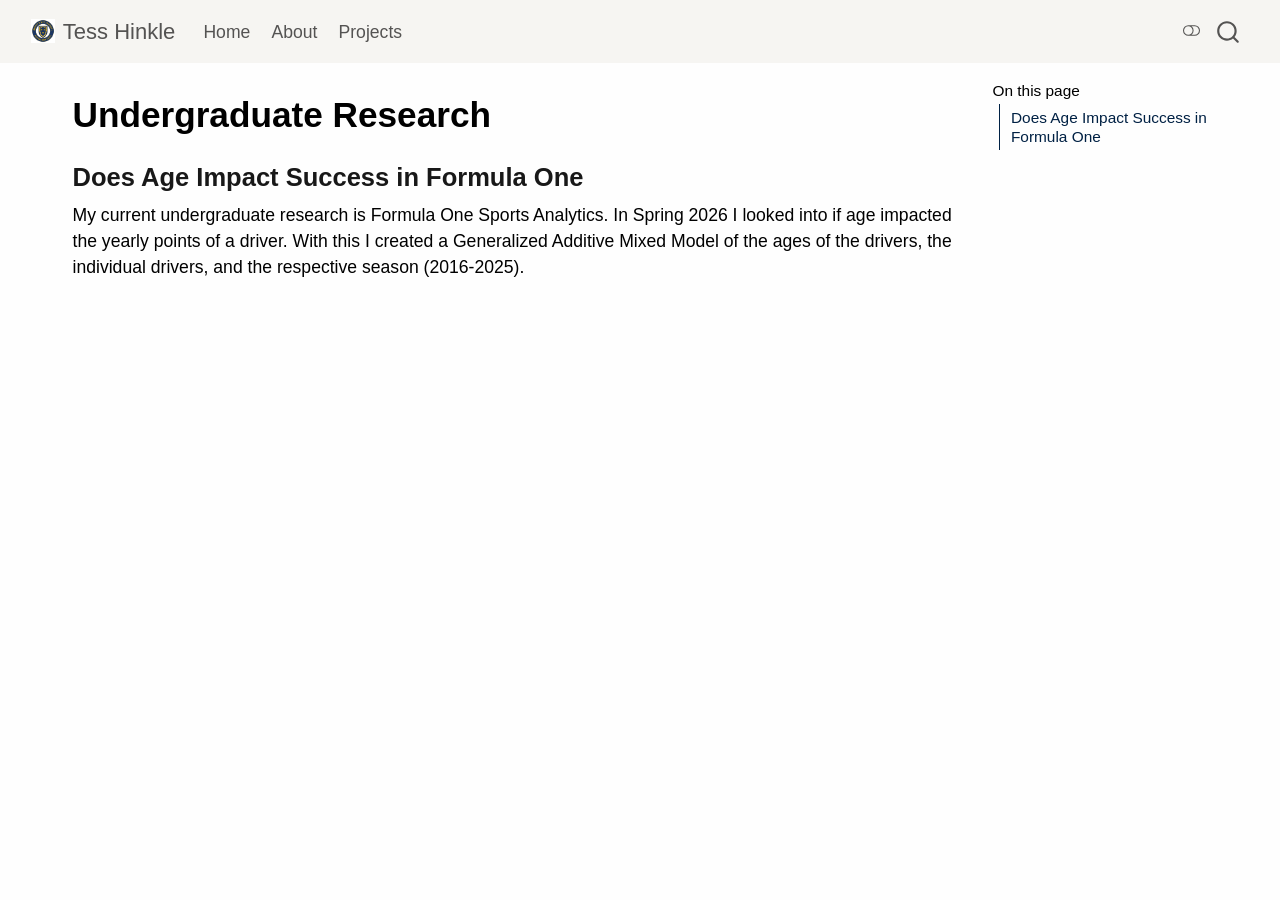
<file: projects/project1.html>
<!DOCTYPE html>
<html xmlns="http://www.w3.org/1999/xhtml" lang="en" xml:lang="en"><head>

<meta charset="utf-8">
<meta name="generator" content="quarto-1.9.37">

<meta name="viewport" content="width=device-width, initial-scale=1.0, user-scalable=yes">


<title>Undergraduate Research – Tess Hinkle</title>
<style>
/* Default styles provided by pandoc.
** See https://pandoc.org/MANUAL.html#variables-for-html for config info.
*/
code{white-space: pre-wrap;}
span.smallcaps{font-variant: small-caps;}
div.columns{display: flex; gap: min(4vw, 1.5em);}
div.column{flex: auto; overflow-x: auto;}
div.hanging-indent{margin-left: 1.5em; text-indent: -1.5em;}
ul.task-list{list-style: none;}
ul.task-list li input[type="checkbox"] {
  width: 0.8em;
  margin: 0 0.8em 0.2em -1em; /* quarto-specific, see https://github.com/quarto-dev/quarto-cli/issues/4556 */ 
  vertical-align: middle;
}
</style>


<script src="../site_libs/quarto-nav/quarto-nav.js"></script>
<script src="../site_libs/quarto-nav/headroom.min.js"></script>
<script src="../site_libs/clipboard/clipboard.min.js"></script>
<script src="../site_libs/quarto-search/autocomplete.umd.js"></script>
<script src="../site_libs/quarto-search/fuse.min.js"></script>
<script src="../site_libs/quarto-search/quarto-search.js"></script>
<meta name="quarto:offset" content="../">
<link href="../images/MSU_logo.png" rel="icon" type="image/png">
<script src="../site_libs/quarto-html/quarto.js" type="module"></script>
<script src="../site_libs/quarto-html/tabsets/tabsets.js" type="module"></script>
<script src="../site_libs/quarto-html/popper.min.js"></script>
<script src="../site_libs/quarto-html/tippy.umd.min.js"></script>
<script src="../site_libs/quarto-html/anchor.min.js"></script>
<link href="../site_libs/quarto-html/tippy.css" rel="stylesheet">
<link href="../site_libs/quarto-html/quarto-syntax-highlighting-7f8f88aac4f3542376d5c11b86a4c14d.css" rel="stylesheet" class="quarto-color-scheme" id="quarto-text-highlighting-styles">
<link href="../site_libs/quarto-html/quarto-syntax-highlighting-dark-d0ae9245876894da5ac7e18953ecc5cc.css" rel="stylesheet" class="quarto-color-scheme quarto-color-alternate" id="quarto-text-highlighting-styles">
<link href="../site_libs/quarto-html/quarto-syntax-highlighting-7f8f88aac4f3542376d5c11b86a4c14d.css" rel="stylesheet" class="quarto-color-scheme-extra" id="quarto-text-highlighting-styles">
<script src="../site_libs/bootstrap/bootstrap.min.js"></script>
<link href="../site_libs/bootstrap/bootstrap-icons.css" rel="stylesheet">
<link href="../site_libs/bootstrap/bootstrap-8cdba0baa76d1a47a044a97c038303b0.min.css" rel="stylesheet" append-hash="true" class="quarto-color-scheme" id="quarto-bootstrap" data-mode="light">
<link href="../site_libs/bootstrap/bootstrap-dark-b445c28308c204d7a2548b028a3c86cc.min.css" rel="stylesheet" append-hash="true" class="quarto-color-scheme quarto-color-alternate" id="quarto-bootstrap" data-mode="dark">
<link href="../site_libs/bootstrap/bootstrap-8cdba0baa76d1a47a044a97c038303b0.min.css" rel="stylesheet" append-hash="true" class="quarto-color-scheme-extra" id="quarto-bootstrap" data-mode="light">
<script id="quarto-search-options" type="application/json">{
  "location": "navbar",
  "copy-button": false,
  "collapse-after": 3,
  "panel-placement": "end",
  "type": "overlay",
  "limit": 50,
  "keyboard-shortcut": [
    "f",
    "/",
    "s"
  ],
  "show-item-context": false,
  "language": {
    "search-no-results-text": "No results",
    "search-matching-documents-text": "matching documents",
    "search-copy-link-title": "Copy link to search",
    "search-hide-matches-text": "Hide additional matches",
    "search-more-match-text": "more match in this document",
    "search-more-matches-text": "more matches in this document",
    "search-clear-button-title": "Clear",
    "search-text-placeholder": "",
    "search-detached-cancel-button-title": "Cancel",
    "search-submit-button-title": "Submit",
    "search-label": "Search"
  }
}</script>


</head>

<body class="nav-fixed quarto-light"><script id="quarto-html-before-body" type="application/javascript">
    const toggleBodyColorMode = (bsSheetEl) => {
      const mode = bsSheetEl.getAttribute("data-mode");
      const bodyEl = window.document.querySelector("body");
      if (mode === "dark") {
        bodyEl.classList.add("quarto-dark");
        bodyEl.classList.remove("quarto-light");
      } else {
        bodyEl.classList.add("quarto-light");
        bodyEl.classList.remove("quarto-dark");
      }
    }
    const toggleBodyColorPrimary = () => {
      const bsSheetEl = window.document.querySelector("link#quarto-bootstrap:not([rel=disabled-stylesheet])");
      if (bsSheetEl) {
        toggleBodyColorMode(bsSheetEl);
      }
    }
    const setColorSchemeToggle = (alternate) => {
      const toggles = window.document.querySelectorAll('.quarto-color-scheme-toggle');
      for (let i=0; i < toggles.length; i++) {
        const toggle = toggles[i];
        if (toggle) {
          if (alternate) {
            toggle.classList.add("alternate");
          } else {
            toggle.classList.remove("alternate");
          }
        }
      }
    };
    const toggleColorMode = (alternate) => {
      // Switch the stylesheets
      const primaryStylesheets = window.document.querySelectorAll('link.quarto-color-scheme:not(.quarto-color-alternate)');
      const alternateStylesheets = window.document.querySelectorAll('link.quarto-color-scheme.quarto-color-alternate');
      manageTransitions('#quarto-margin-sidebar .nav-link', false);
      if (alternate) {
        // note: dark is layered on light, we don't disable primary!
        enableStylesheet(alternateStylesheets);
        for (const sheetNode of alternateStylesheets) {
          if (sheetNode.id === "quarto-bootstrap") {
            toggleBodyColorMode(sheetNode);
          }
        }
      } else {
        disableStylesheet(alternateStylesheets);
        enableStylesheet(primaryStylesheets)
        toggleBodyColorPrimary();
      }
      manageTransitions('#quarto-margin-sidebar .nav-link', true);
      // Switch the toggles
      setColorSchemeToggle(alternate)
      // Hack to workaround the fact that safari doesn't
      // properly recolor the scrollbar when toggling (#1455)
      if (navigator.userAgent.indexOf('Safari') > 0 && navigator.userAgent.indexOf('Chrome') == -1) {
        manageTransitions("body", false);
        window.scrollTo(0, 1);
        setTimeout(() => {
          window.scrollTo(0, 0);
          manageTransitions("body", true);
        }, 40);
      }
    }
    const disableStylesheet = (stylesheets) => {
      for (let i=0; i < stylesheets.length; i++) {
        const stylesheet = stylesheets[i];
        stylesheet.rel = 'disabled-stylesheet';
      }
    }
    const enableStylesheet = (stylesheets) => {
      for (let i=0; i < stylesheets.length; i++) {
        const stylesheet = stylesheets[i];
        if(stylesheet.rel !== 'stylesheet') { // for Chrome, which will still FOUC without this check
          stylesheet.rel = 'stylesheet';
        }
      }
    }
    const manageTransitions = (selector, allowTransitions) => {
      const els = window.document.querySelectorAll(selector);
      for (let i=0; i < els.length; i++) {
        const el = els[i];
        if (allowTransitions) {
          el.classList.remove('notransition');
        } else {
          el.classList.add('notransition');
        }
      }
    }
    const isFileUrl = () => {
      return window.location.protocol === 'file:';
    }
    const hasAlternateSentinel = () => {
      let styleSentinel = getColorSchemeSentinel();
      if (styleSentinel !== null) {
        return styleSentinel === "alternate";
      } else {
        return false;
      }
    }
    const setStyleSentinel = (alternate) => {
      const value = alternate ? "alternate" : "default";
      if (!isFileUrl()) {
        window.localStorage.setItem("quarto-color-scheme", value);
      } else {
        localAlternateSentinel = value;
      }
    }
    const getColorSchemeSentinel = () => {
      if (!isFileUrl()) {
        const storageValue = window.localStorage.getItem("quarto-color-scheme");
        return storageValue != null ? storageValue : localAlternateSentinel;
      } else {
        return localAlternateSentinel;
      }
    }
    const toggleGiscusIfUsed = (isAlternate, darkModeDefault) => {
      const baseTheme = document.querySelector('#giscus-base-theme')?.value ?? 'light';
      const alternateTheme = document.querySelector('#giscus-alt-theme')?.value ?? 'dark';
      let newTheme = '';
      if(authorPrefersDark) {
        newTheme = isAlternate ? baseTheme : alternateTheme;
      } else {
        newTheme = isAlternate ? alternateTheme : baseTheme;
      }
      const changeGiscusTheme = () => {
        // From: https://github.com/giscus/giscus/issues/336
        const sendMessage = (message) => {
          const iframe = document.querySelector('iframe.giscus-frame');
          if (!iframe) return;
          iframe.contentWindow.postMessage({ giscus: message }, 'https://giscus.app');
        }
        sendMessage({
          setConfig: {
            theme: newTheme
          }
        });
      }
      const isGiscussLoaded = window.document.querySelector('iframe.giscus-frame') !== null;
      if (isGiscussLoaded) {
        changeGiscusTheme();
      }
    };
    const authorPrefersDark = false;
    const darkModeDefault = authorPrefersDark;
      document.querySelector('link#quarto-text-highlighting-styles.quarto-color-scheme-extra').rel = 'disabled-stylesheet';
      document.querySelector('link#quarto-bootstrap.quarto-color-scheme-extra').rel = 'disabled-stylesheet';
    let localAlternateSentinel = darkModeDefault ? 'alternate' : 'default';
    // Dark / light mode switch
    window.quartoToggleColorScheme = () => {
      // Read the current dark / light value
      let toAlternate = !hasAlternateSentinel();
      toggleColorMode(toAlternate);
      setStyleSentinel(toAlternate);
      toggleGiscusIfUsed(toAlternate, darkModeDefault);
      window.dispatchEvent(new Event('resize'));
    };
    // Switch to dark mode if need be
    if (hasAlternateSentinel()) {
      toggleColorMode(true);
    } else {
      toggleColorMode(false);
    }
  </script>

<div id="quarto-search-results"></div>
  <header id="quarto-header" class="headroom fixed-top">
    <nav class="navbar navbar-expand-lg " data-bs-theme="dark">
      <div class="navbar-container container-fluid">
      <div class="navbar-brand-container mx-auto">
    <a href="../index.html" class="navbar-brand navbar-brand-logo">
    <img src="../images/MSU_logo.png" alt="" class="navbar-logo light-content">
    <img src="../images/MSU_logo.png" alt="" class="navbar-logo dark-content">
    </a>
    <a class="navbar-brand" href="../index.html">
    <span class="navbar-title">Tess Hinkle</span>
    </a>
  </div>
            <div id="quarto-search" class="" title="Search"></div>
          <button class="navbar-toggler" type="button" data-bs-toggle="collapse" data-bs-target="#navbarCollapse" aria-controls="navbarCollapse" role="menu" aria-expanded="false" aria-label="Toggle navigation" onclick="if (window.quartoToggleHeadroom) { window.quartoToggleHeadroom(); }">
  <span class="navbar-toggler-icon"></span>
</button>
          <div class="collapse navbar-collapse" id="navbarCollapse">
            <ul class="navbar-nav navbar-nav-scroll me-auto">
  <li class="nav-item">
    <a class="nav-link" href="../index.html"> 
<span class="menu-text">Home</span></a>
  </li>  
  <li class="nav-item">
    <a class="nav-link" href="../about.html"> 
<span class="menu-text">About</span></a>
  </li>  
  <li class="nav-item">
    <a class="nav-link" href="../projects.html"> 
<span class="menu-text">Projects</span></a>
  </li>  
</ul>
          </div> <!-- /navcollapse -->
            <div class="quarto-navbar-tools">
  <a href="" class="quarto-color-scheme-toggle quarto-navigation-tool  px-1" onclick="window.quartoToggleColorScheme(); return false;" title="Toggle dark mode"><i class="bi"></i></a>
</div>
      </div> <!-- /container-fluid -->
    </nav>
</header>
<!-- content -->
<div id="quarto-content" class="quarto-container page-columns page-rows-contents page-layout-full page-navbar">
<!-- sidebar -->
<!-- margin-sidebar -->
    <div id="quarto-margin-sidebar" class="sidebar margin-sidebar">
        <nav id="TOC" role="doc-toc" class="toc-active">
    <h2 id="toc-title">On this page</h2>
   
  <ul>
  <li><a href="#does-age-impact-success-in-formula-one" id="toc-does-age-impact-success-in-formula-one" class="nav-link active" data-scroll-target="#does-age-impact-success-in-formula-one">Does Age Impact Success in Formula One</a></li>
  </ul>
</nav>
    </div>
<!-- main -->
<main class="content column-page-left" id="quarto-document-content">


<header id="title-block-header" class="quarto-title-block default">
<div class="quarto-title">
<h1 class="title">Undergraduate Research</h1>
</div>



<div class="quarto-title-meta column-page-left">

    
  
    
  </div>
  


</header>


<section id="does-age-impact-success-in-formula-one" class="level3">
<h3 class="anchored" data-anchor-id="does-age-impact-success-in-formula-one">Does Age Impact Success in Formula One</h3>
<p>My current undergraduate research is Formula One Sports Analytics. In Spring 2026 I looked into if age impacted the yearly points of a driver. With this I created a Generalized Additive Mixed Model of the ages of the drivers, the individual drivers, and the respective season (2016-2025).</p>


</section>

</main> <!-- /main -->
<script id="quarto-html-after-body" type="application/javascript">
  window.document.addEventListener("DOMContentLoaded", function (event) {
    // Ensure there is a toggle, if there isn't float one in the top right
    if (window.document.querySelector('.quarto-color-scheme-toggle') === null) {
      const a = window.document.createElement('a');
      a.classList.add('top-right');
      a.classList.add('quarto-color-scheme-toggle');
      a.href = "";
      a.onclick = function() { try { window.quartoToggleColorScheme(); } catch {} return false; };
      const i = window.document.createElement("i");
      i.classList.add('bi');
      a.appendChild(i);
      window.document.body.appendChild(a);
    }
    setColorSchemeToggle(hasAlternateSentinel())
    const icon = "";
    const anchorJS = new window.AnchorJS();
    anchorJS.options = {
      placement: 'right',
      icon: icon
    };
    anchorJS.add('.anchored');
    const isCodeAnnotation = (el) => {
      for (const clz of el.classList) {
        if (clz.startsWith('code-annotation-')) {                     
          return true;
        }
      }
      return false;
    }
    const onCopySuccess = function(e) {
      // button target
      const button = e.trigger;
      // don't keep focus
      button.blur();
      // flash "checked"
      button.classList.add('code-copy-button-checked');
      var currentTitle = button.getAttribute("title");
      button.setAttribute("title", "Copied!");
      let tooltip;
      if (window.bootstrap) {
        button.setAttribute("data-bs-toggle", "tooltip");
        button.setAttribute("data-bs-placement", "left");
        button.setAttribute("data-bs-title", "Copied!");
        tooltip = new bootstrap.Tooltip(button, 
          { trigger: "manual", 
            customClass: "code-copy-button-tooltip",
            offset: [0, -8]});
        tooltip.show();    
      }
      setTimeout(function() {
        if (tooltip) {
          tooltip.hide();
          button.removeAttribute("data-bs-title");
          button.removeAttribute("data-bs-toggle");
          button.removeAttribute("data-bs-placement");
        }
        button.setAttribute("title", currentTitle);
        button.classList.remove('code-copy-button-checked');
      }, 1000);
      // clear code selection
      e.clearSelection();
    }
    const getTextToCopy = function(trigger) {
      const outerScaffold = trigger.parentElement.cloneNode(true);
      const codeEl = outerScaffold.querySelector('code');
      for (const childEl of codeEl.children) {
        if (isCodeAnnotation(childEl)) {
          childEl.remove();
        }
      }
      return codeEl.innerText;
    }
    const clipboard = new window.ClipboardJS('.code-copy-button:not([data-in-quarto-modal])', {
      text: getTextToCopy
    });
    clipboard.on('success', onCopySuccess);
    if (window.document.getElementById('quarto-embedded-source-code-modal')) {
      const clipboardModal = new window.ClipboardJS('.code-copy-button[data-in-quarto-modal]', {
        text: getTextToCopy,
        container: window.document.getElementById('quarto-embedded-source-code-modal')
      });
      clipboardModal.on('success', onCopySuccess);
    }
      var localhostRegex = new RegExp(/^(?:http|https):\/\/localhost\:?[0-9]*\//);
      var mailtoRegex = new RegExp(/^mailto:/);
        var filterRegex = new RegExp("https:\/\/tesshinkle\.github\.io\/");
      var isInternal = (href) => {
          return filterRegex.test(href) || localhostRegex.test(href) || mailtoRegex.test(href);
      }
      // Inspect non-navigation links and adorn them if external
     var links = window.document.querySelectorAll('a[href]:not(.nav-link):not(.navbar-brand):not(.toc-action):not(.sidebar-link):not(.sidebar-item-toggle):not(.pagination-link):not(.no-external):not([aria-hidden]):not(.dropdown-item):not(.quarto-navigation-tool):not(.about-link)');
      for (var i=0; i<links.length; i++) {
        const link = links[i];
        if (!isInternal(link.href)) {
          // undo the damage that might have been done by quarto-nav.js in the case of
          // links that we want to consider external
          if (link.dataset.originalHref !== undefined) {
            link.href = link.dataset.originalHref;
          }
        }
      }
    function tippyHover(el, contentFn, onTriggerFn, onUntriggerFn) {
      const config = {
        allowHTML: true,
        maxWidth: 500,
        delay: 100,
        arrow: false,
        appendTo: function(el) {
            return el.parentElement;
        },
        interactive: true,
        interactiveBorder: 10,
        theme: 'quarto',
        placement: 'bottom-start',
      };
      if (contentFn) {
        config.content = contentFn;
      }
      if (onTriggerFn) {
        config.onTrigger = onTriggerFn;
      }
      if (onUntriggerFn) {
        config.onUntrigger = onUntriggerFn;
      }
      window.tippy(el, config); 
    }
    const noterefs = window.document.querySelectorAll('a[role="doc-noteref"]');
    for (var i=0; i<noterefs.length; i++) {
      const ref = noterefs[i];
      tippyHover(ref, function() {
        // use id or data attribute instead here
        let href = ref.getAttribute('data-footnote-href') || ref.getAttribute('href');
        try { href = new URL(href).hash; } catch {}
        const id = href.replace(/^#\/?/, "");
        const note = window.document.getElementById(id);
        if (note) {
          return note.innerHTML;
        } else {
          return "";
        }
      });
    }
    const xrefs = window.document.querySelectorAll('a.quarto-xref');
    const processXRef = (id, note) => {
      // Strip column container classes
      const stripColumnClz = (el) => {
        el.classList.remove("page-full", "page-columns");
        if (el.children) {
          for (const child of el.children) {
            stripColumnClz(child);
          }
        }
      }
      stripColumnClz(note)
      if (id === null || id.startsWith('sec-')) {
        // Special case sections, only their first couple elements
        const container = document.createElement("div");
        if (note.children && note.children.length > 2) {
          container.appendChild(note.children[0].cloneNode(true));
          for (let i = 1; i < note.children.length; i++) {
            const child = note.children[i];
            if (child.tagName === "P" && child.innerText === "") {
              continue;
            } else {
              container.appendChild(child.cloneNode(true));
              break;
            }
          }
          if (window.Quarto?.typesetMath) {
            window.Quarto.typesetMath(container);
          }
          return container.innerHTML
        } else {
          if (window.Quarto?.typesetMath) {
            window.Quarto.typesetMath(note);
          }
          return note.innerHTML;
        }
      } else {
        // Remove any anchor links if they are present
        const anchorLink = note.querySelector('a.anchorjs-link');
        if (anchorLink) {
          anchorLink.remove();
        }
        if (window.Quarto?.typesetMath) {
          window.Quarto.typesetMath(note);
        }
        if (note.classList.contains("callout")) {
          return note.outerHTML;
        } else {
          return note.innerHTML;
        }
      }
    }
    for (var i=0; i<xrefs.length; i++) {
      const xref = xrefs[i];
      tippyHover(xref, undefined, function(instance) {
        instance.disable();
        let url = xref.getAttribute('href');
        let hash = undefined; 
        if (url.startsWith('#')) {
          hash = url;
        } else {
          try { hash = new URL(url).hash; } catch {}
        }
        if (hash) {
          const id = hash.replace(/^#\/?/, "");
          const note = window.document.getElementById(id);
          if (note !== null) {
            try {
              const html = processXRef(id, note.cloneNode(true));
              instance.setContent(html);
            } finally {
              instance.enable();
              instance.show();
            }
          } else {
            // See if we can fetch this
            fetch(url.split('#')[0])
            .then(res => res.text())
            .then(html => {
              const parser = new DOMParser();
              const htmlDoc = parser.parseFromString(html, "text/html");
              const note = htmlDoc.getElementById(id);
              if (note !== null) {
                const html = processXRef(id, note);
                instance.setContent(html);
              } 
            }).finally(() => {
              instance.enable();
              instance.show();
            });
          }
        } else {
          // See if we can fetch a full url (with no hash to target)
          // This is a special case and we should probably do some content thinning / targeting
          fetch(url)
          .then(res => res.text())
          .then(html => {
            const parser = new DOMParser();
            const htmlDoc = parser.parseFromString(html, "text/html");
            const note = htmlDoc.querySelector('main.content');
            if (note !== null) {
              // This should only happen for chapter cross references
              // (since there is no id in the URL)
              // remove the first header
              if (note.children.length > 0 && note.children[0].tagName === "HEADER") {
                note.children[0].remove();
              }
              const html = processXRef(null, note);
              instance.setContent(html);
            } 
          }).finally(() => {
            instance.enable();
            instance.show();
          });
        }
      }, function(instance) {
      });
    }
        let selectedAnnoteEl;
        const selectorForAnnotation = ( cell, annotation) => {
          let cellAttr = 'data-code-cell="' + cell + '"';
          let lineAttr = 'data-code-annotation="' +  annotation + '"';
          const selector = 'span[' + cellAttr + '][' + lineAttr + ']';
          return selector;
        }
        const selectCodeLines = (annoteEl) => {
          const doc = window.document;
          const targetCell = annoteEl.getAttribute("data-target-cell");
          const targetAnnotation = annoteEl.getAttribute("data-target-annotation");
          const annoteSpan = window.document.querySelector(selectorForAnnotation(targetCell, targetAnnotation));
          const lines = annoteSpan.getAttribute("data-code-lines").split(",");
          const lineIds = lines.map((line) => {
            return targetCell + "-" + line;
          })
          let top = null;
          let height = null;
          let parent = null;
          if (lineIds.length > 0) {
              //compute the position of the single el (top and bottom and make a div)
              const el = window.document.getElementById(lineIds[0]);
              top = el.offsetTop;
              height = el.offsetHeight;
              parent = el.parentElement.parentElement;
            if (lineIds.length > 1) {
              const lastEl = window.document.getElementById(lineIds[lineIds.length - 1]);
              const bottom = lastEl.offsetTop + lastEl.offsetHeight;
              height = bottom - top;
            }
            if (top !== null && height !== null && parent !== null) {
              // cook up a div (if necessary) and position it 
              let div = window.document.getElementById("code-annotation-line-highlight");
              if (div === null) {
                div = window.document.createElement("div");
                div.setAttribute("id", "code-annotation-line-highlight");
                div.style.position = 'absolute';
                parent.appendChild(div);
              }
              div.style.top = top - 2 + "px";
              div.style.height = height + 4 + "px";
              div.style.left = 0;
              let gutterDiv = window.document.getElementById("code-annotation-line-highlight-gutter");
              if (gutterDiv === null) {
                gutterDiv = window.document.createElement("div");
                gutterDiv.setAttribute("id", "code-annotation-line-highlight-gutter");
                gutterDiv.style.position = 'absolute';
                const codeCell = window.document.getElementById(targetCell);
                const gutter = codeCell.querySelector('.code-annotation-gutter');
                gutter.appendChild(gutterDiv);
              }
              gutterDiv.style.top = top - 2 + "px";
              gutterDiv.style.height = height + 4 + "px";
            }
            selectedAnnoteEl = annoteEl;
          }
        };
        const unselectCodeLines = () => {
          const elementsIds = ["code-annotation-line-highlight", "code-annotation-line-highlight-gutter"];
          elementsIds.forEach((elId) => {
            const div = window.document.getElementById(elId);
            if (div) {
              div.remove();
            }
          });
          selectedAnnoteEl = undefined;
        };
          // Handle positioning of the toggle
      window.addEventListener(
        "resize",
        throttle(() => {
          elRect = undefined;
          if (selectedAnnoteEl) {
            selectCodeLines(selectedAnnoteEl);
          }
        }, 10)
      );
      function throttle(fn, ms) {
      let throttle = false;
      let timer;
        return (...args) => {
          if(!throttle) { // first call gets through
              fn.apply(this, args);
              throttle = true;
          } else { // all the others get throttled
              if(timer) clearTimeout(timer); // cancel #2
              timer = setTimeout(() => {
                fn.apply(this, args);
                timer = throttle = false;
              }, ms);
          }
        };
      }
        // Attach click handler to the DT
        const annoteDls = window.document.querySelectorAll('dt[data-target-cell]');
        for (const annoteDlNode of annoteDls) {
          annoteDlNode.addEventListener('click', (event) => {
            const clickedEl = event.target;
            if (clickedEl !== selectedAnnoteEl) {
              unselectCodeLines();
              const activeEl = window.document.querySelector('dt[data-target-cell].code-annotation-active');
              if (activeEl) {
                activeEl.classList.remove('code-annotation-active');
              }
              selectCodeLines(clickedEl);
              clickedEl.classList.add('code-annotation-active');
            } else {
              // Unselect the line
              unselectCodeLines();
              clickedEl.classList.remove('code-annotation-active');
            }
          });
        }
    const findCites = (el) => {
      const parentEl = el.parentElement;
      if (parentEl) {
        const cites = parentEl.dataset.cites;
        if (cites) {
          return {
            el,
            cites: cites.split(' ')
          };
        } else {
          return findCites(el.parentElement)
        }
      } else {
        return undefined;
      }
    };
    var bibliorefs = window.document.querySelectorAll('a[role="doc-biblioref"]');
    for (var i=0; i<bibliorefs.length; i++) {
      const ref = bibliorefs[i];
      const citeInfo = findCites(ref);
      if (citeInfo) {
        tippyHover(citeInfo.el, function() {
          var popup = window.document.createElement('div');
          citeInfo.cites.forEach(function(cite) {
            var citeDiv = window.document.createElement('div');
            citeDiv.classList.add('hanging-indent');
            citeDiv.classList.add('csl-entry');
            var biblioDiv = window.document.getElementById('ref-' + cite);
            if (biblioDiv) {
              citeDiv.innerHTML = biblioDiv.innerHTML;
            }
            popup.appendChild(citeDiv);
          });
          return popup.innerHTML;
        });
      }
    }
  });
  </script>
</div> <!-- /content -->




</body></html>
</file>
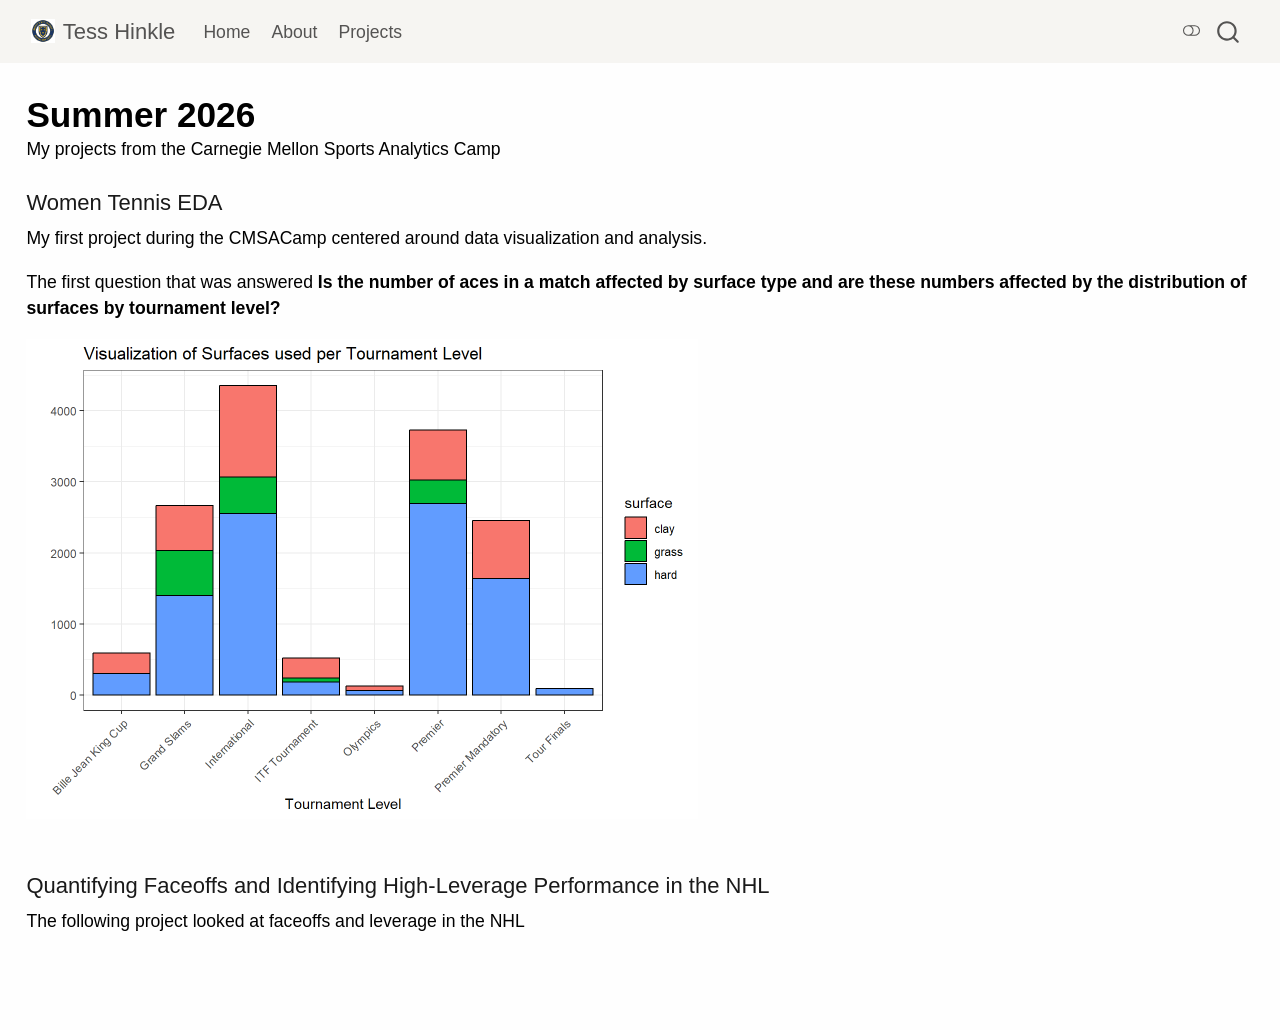
<file: projects/project2.html>
<!DOCTYPE html>
<html xmlns="http://www.w3.org/1999/xhtml" lang="en" xml:lang="en"><head>

<meta charset="utf-8">
<meta name="generator" content="quarto-1.9.37">

<meta name="viewport" content="width=device-width, initial-scale=1.0, user-scalable=yes">

<meta name="description" content="My projects from the Carnegie Mellon Sports Analytics Camp">

<title>Summer 2026 – Tess Hinkle</title>
<style>
/* Default styles provided by pandoc.
** See https://pandoc.org/MANUAL.html#variables-for-html for config info.
*/
code{white-space: pre-wrap;}
span.smallcaps{font-variant: small-caps;}
div.columns{display: flex; gap: min(4vw, 1.5em);}
div.column{flex: auto; overflow-x: auto;}
div.hanging-indent{margin-left: 1.5em; text-indent: -1.5em;}
ul.task-list{list-style: none;}
ul.task-list li input[type="checkbox"] {
  width: 0.8em;
  margin: 0 0.8em 0.2em -1em; /* quarto-specific, see https://github.com/quarto-dev/quarto-cli/issues/4556 */ 
  vertical-align: middle;
}
</style>


<script src="../site_libs/quarto-nav/quarto-nav.js"></script>
<script src="../site_libs/quarto-nav/headroom.min.js"></script>
<script src="../site_libs/clipboard/clipboard.min.js"></script>
<script src="../site_libs/quarto-search/autocomplete.umd.js"></script>
<script src="../site_libs/quarto-search/fuse.min.js"></script>
<script src="../site_libs/quarto-search/quarto-search.js"></script>
<meta name="quarto:offset" content="../">
<link href="../images/MSU_logo.png" rel="icon" type="image/png">
<script src="../site_libs/quarto-html/quarto.js" type="module"></script>
<script src="../site_libs/quarto-html/tabsets/tabsets.js" type="module"></script>
<script src="../site_libs/quarto-html/popper.min.js"></script>
<script src="../site_libs/quarto-html/tippy.umd.min.js"></script>
<script src="../site_libs/quarto-html/anchor.min.js"></script>
<link href="../site_libs/quarto-html/tippy.css" rel="stylesheet">
<link href="../site_libs/quarto-html/quarto-syntax-highlighting-7f8f88aac4f3542376d5c11b86a4c14d.css" rel="stylesheet" class="quarto-color-scheme" id="quarto-text-highlighting-styles">
<link href="../site_libs/quarto-html/quarto-syntax-highlighting-dark-d0ae9245876894da5ac7e18953ecc5cc.css" rel="stylesheet" class="quarto-color-scheme quarto-color-alternate" id="quarto-text-highlighting-styles">
<link href="../site_libs/quarto-html/quarto-syntax-highlighting-7f8f88aac4f3542376d5c11b86a4c14d.css" rel="stylesheet" class="quarto-color-scheme-extra" id="quarto-text-highlighting-styles">
<script src="../site_libs/bootstrap/bootstrap.min.js"></script>
<link href="../site_libs/bootstrap/bootstrap-icons.css" rel="stylesheet">
<link href="../site_libs/bootstrap/bootstrap-8cdba0baa76d1a47a044a97c038303b0.min.css" rel="stylesheet" append-hash="true" class="quarto-color-scheme" id="quarto-bootstrap" data-mode="light">
<link href="../site_libs/bootstrap/bootstrap-dark-b445c28308c204d7a2548b028a3c86cc.min.css" rel="stylesheet" append-hash="true" class="quarto-color-scheme quarto-color-alternate" id="quarto-bootstrap" data-mode="dark">
<link href="../site_libs/bootstrap/bootstrap-8cdba0baa76d1a47a044a97c038303b0.min.css" rel="stylesheet" append-hash="true" class="quarto-color-scheme-extra" id="quarto-bootstrap" data-mode="light">
<script id="quarto-search-options" type="application/json">{
  "location": "navbar",
  "copy-button": false,
  "collapse-after": 3,
  "panel-placement": "end",
  "type": "overlay",
  "limit": 50,
  "keyboard-shortcut": [
    "f",
    "/",
    "s"
  ],
  "show-item-context": false,
  "language": {
    "search-no-results-text": "No results",
    "search-matching-documents-text": "matching documents",
    "search-copy-link-title": "Copy link to search",
    "search-hide-matches-text": "Hide additional matches",
    "search-more-match-text": "more match in this document",
    "search-more-matches-text": "more matches in this document",
    "search-clear-button-title": "Clear",
    "search-text-placeholder": "",
    "search-detached-cancel-button-title": "Cancel",
    "search-submit-button-title": "Submit",
    "search-label": "Search"
  }
}</script>


</head>

<body class="floating nav-fixed quarto-light"><script id="quarto-html-before-body" type="application/javascript">
    const toggleBodyColorMode = (bsSheetEl) => {
      const mode = bsSheetEl.getAttribute("data-mode");
      const bodyEl = window.document.querySelector("body");
      if (mode === "dark") {
        bodyEl.classList.add("quarto-dark");
        bodyEl.classList.remove("quarto-light");
      } else {
        bodyEl.classList.add("quarto-light");
        bodyEl.classList.remove("quarto-dark");
      }
    }
    const toggleBodyColorPrimary = () => {
      const bsSheetEl = window.document.querySelector("link#quarto-bootstrap:not([rel=disabled-stylesheet])");
      if (bsSheetEl) {
        toggleBodyColorMode(bsSheetEl);
      }
    }
    const setColorSchemeToggle = (alternate) => {
      const toggles = window.document.querySelectorAll('.quarto-color-scheme-toggle');
      for (let i=0; i < toggles.length; i++) {
        const toggle = toggles[i];
        if (toggle) {
          if (alternate) {
            toggle.classList.add("alternate");
          } else {
            toggle.classList.remove("alternate");
          }
        }
      }
    };
    const toggleColorMode = (alternate) => {
      // Switch the stylesheets
      const primaryStylesheets = window.document.querySelectorAll('link.quarto-color-scheme:not(.quarto-color-alternate)');
      const alternateStylesheets = window.document.querySelectorAll('link.quarto-color-scheme.quarto-color-alternate');
      manageTransitions('#quarto-margin-sidebar .nav-link', false);
      if (alternate) {
        // note: dark is layered on light, we don't disable primary!
        enableStylesheet(alternateStylesheets);
        for (const sheetNode of alternateStylesheets) {
          if (sheetNode.id === "quarto-bootstrap") {
            toggleBodyColorMode(sheetNode);
          }
        }
      } else {
        disableStylesheet(alternateStylesheets);
        enableStylesheet(primaryStylesheets)
        toggleBodyColorPrimary();
      }
      manageTransitions('#quarto-margin-sidebar .nav-link', true);
      // Switch the toggles
      setColorSchemeToggle(alternate)
      // Hack to workaround the fact that safari doesn't
      // properly recolor the scrollbar when toggling (#1455)
      if (navigator.userAgent.indexOf('Safari') > 0 && navigator.userAgent.indexOf('Chrome') == -1) {
        manageTransitions("body", false);
        window.scrollTo(0, 1);
        setTimeout(() => {
          window.scrollTo(0, 0);
          manageTransitions("body", true);
        }, 40);
      }
    }
    const disableStylesheet = (stylesheets) => {
      for (let i=0; i < stylesheets.length; i++) {
        const stylesheet = stylesheets[i];
        stylesheet.rel = 'disabled-stylesheet';
      }
    }
    const enableStylesheet = (stylesheets) => {
      for (let i=0; i < stylesheets.length; i++) {
        const stylesheet = stylesheets[i];
        if(stylesheet.rel !== 'stylesheet') { // for Chrome, which will still FOUC without this check
          stylesheet.rel = 'stylesheet';
        }
      }
    }
    const manageTransitions = (selector, allowTransitions) => {
      const els = window.document.querySelectorAll(selector);
      for (let i=0; i < els.length; i++) {
        const el = els[i];
        if (allowTransitions) {
          el.classList.remove('notransition');
        } else {
          el.classList.add('notransition');
        }
      }
    }
    const isFileUrl = () => {
      return window.location.protocol === 'file:';
    }
    const hasAlternateSentinel = () => {
      let styleSentinel = getColorSchemeSentinel();
      if (styleSentinel !== null) {
        return styleSentinel === "alternate";
      } else {
        return false;
      }
    }
    const setStyleSentinel = (alternate) => {
      const value = alternate ? "alternate" : "default";
      if (!isFileUrl()) {
        window.localStorage.setItem("quarto-color-scheme", value);
      } else {
        localAlternateSentinel = value;
      }
    }
    const getColorSchemeSentinel = () => {
      if (!isFileUrl()) {
        const storageValue = window.localStorage.getItem("quarto-color-scheme");
        return storageValue != null ? storageValue : localAlternateSentinel;
      } else {
        return localAlternateSentinel;
      }
    }
    const toggleGiscusIfUsed = (isAlternate, darkModeDefault) => {
      const baseTheme = document.querySelector('#giscus-base-theme')?.value ?? 'light';
      const alternateTheme = document.querySelector('#giscus-alt-theme')?.value ?? 'dark';
      let newTheme = '';
      if(authorPrefersDark) {
        newTheme = isAlternate ? baseTheme : alternateTheme;
      } else {
        newTheme = isAlternate ? alternateTheme : baseTheme;
      }
      const changeGiscusTheme = () => {
        // From: https://github.com/giscus/giscus/issues/336
        const sendMessage = (message) => {
          const iframe = document.querySelector('iframe.giscus-frame');
          if (!iframe) return;
          iframe.contentWindow.postMessage({ giscus: message }, 'https://giscus.app');
        }
        sendMessage({
          setConfig: {
            theme: newTheme
          }
        });
      }
      const isGiscussLoaded = window.document.querySelector('iframe.giscus-frame') !== null;
      if (isGiscussLoaded) {
        changeGiscusTheme();
      }
    };
    const authorPrefersDark = false;
    const darkModeDefault = authorPrefersDark;
      document.querySelector('link#quarto-text-highlighting-styles.quarto-color-scheme-extra').rel = 'disabled-stylesheet';
      document.querySelector('link#quarto-bootstrap.quarto-color-scheme-extra').rel = 'disabled-stylesheet';
    let localAlternateSentinel = darkModeDefault ? 'alternate' : 'default';
    // Dark / light mode switch
    window.quartoToggleColorScheme = () => {
      // Read the current dark / light value
      let toAlternate = !hasAlternateSentinel();
      toggleColorMode(toAlternate);
      setStyleSentinel(toAlternate);
      toggleGiscusIfUsed(toAlternate, darkModeDefault);
      window.dispatchEvent(new Event('resize'));
    };
    // Switch to dark mode if need be
    if (hasAlternateSentinel()) {
      toggleColorMode(true);
    } else {
      toggleColorMode(false);
    }
  </script>

<div id="quarto-search-results"></div>
  <header id="quarto-header" class="headroom fixed-top">
    <nav class="navbar navbar-expand-lg " data-bs-theme="dark">
      <div class="navbar-container container-fluid">
      <div class="navbar-brand-container mx-auto">
    <a href="../index.html" class="navbar-brand navbar-brand-logo">
    <img src="../images/MSU_logo.png" alt="" class="navbar-logo light-content">
    <img src="../images/MSU_logo.png" alt="" class="navbar-logo dark-content">
    </a>
    <a class="navbar-brand" href="../index.html">
    <span class="navbar-title">Tess Hinkle</span>
    </a>
  </div>
            <div id="quarto-search" class="" title="Search"></div>
          <button class="navbar-toggler" type="button" data-bs-toggle="collapse" data-bs-target="#navbarCollapse" aria-controls="navbarCollapse" role="menu" aria-expanded="false" aria-label="Toggle navigation" onclick="if (window.quartoToggleHeadroom) { window.quartoToggleHeadroom(); }">
  <span class="navbar-toggler-icon"></span>
</button>
          <div class="collapse navbar-collapse" id="navbarCollapse">
            <ul class="navbar-nav navbar-nav-scroll me-auto">
  <li class="nav-item">
    <a class="nav-link" href="../index.html"> 
<span class="menu-text">Home</span></a>
  </li>  
  <li class="nav-item">
    <a class="nav-link" href="../about.html"> 
<span class="menu-text">About</span></a>
  </li>  
  <li class="nav-item">
    <a class="nav-link" href="../projects.html"> 
<span class="menu-text">Projects</span></a>
  </li>  
</ul>
          </div> <!-- /navcollapse -->
            <div class="quarto-navbar-tools">
  <a href="" class="quarto-color-scheme-toggle quarto-navigation-tool  px-1" onclick="window.quartoToggleColorScheme(); return false;" title="Toggle dark mode"><i class="bi"></i></a>
</div>
      </div> <!-- /container-fluid -->
    </nav>
</header>
<!-- content -->
<div id="quarto-content" class="quarto-container page-columns page-rows-contents page-layout-full page-navbar">
<!-- sidebar -->
  
<div id="quarto-sidebar-glass" class="quarto-sidebar-collapse-item" data-bs-toggle="collapse" data-bs-target=".quarto-sidebar-collapse-item"></div>
<!-- margin-sidebar -->
    <div id="quarto-margin-sidebar" class="sidebar margin-sidebar zindex-bottom">
    </div>
<!-- main -->
<main class="content column-page" id="quarto-document-content">


<header id="title-block-header" class="quarto-title-block default">
<div class="quarto-title">
<h1 class="title">Summer 2026</h1>
</div>

<div>
  <div class="description">
    My projects from the Carnegie Mellon Sports Analytics Camp
  </div>
</div>


<div class="quarto-title-meta column-page">

    
  
    
  </div>
  


</header>


<section id="women-tennis-eda" class="level4">
<h4 class="anchored" data-anchor-id="women-tennis-eda">Women Tennis EDA</h4>
<p>My first project during the CMSACamp centered around data visualization and analysis.</p>
<p>The first question that was answered <strong>Is the number of aces in a match affected by surface type and are these numbers affected by the distribution of surfaces by tournament level?</strong></p>
<div class="cell">
<div class="cell-output-display">
<div>
<figure class="figure">
<p><img src="project2_files/figure-html/unnamed-chunk-2-1.png" class="img-fluid figure-img" width="672"></p>
</figure>
</div>
</div>
</div>
</section>
<section id="quantifying-faceoffs-and-identifying-high-leverage-performance-in-the-nhl" class="level4">
<h4 class="anchored" data-anchor-id="quantifying-faceoffs-and-identifying-high-leverage-performance-in-the-nhl">Quantifying Faceoffs and Identifying High-Leverage Performance in the NHL</h4>
<p>The following project looked at faceoffs and leverage in the NHL</p>


</section>

</main> <!-- /main -->
<script id="quarto-html-after-body" type="application/javascript">
  window.document.addEventListener("DOMContentLoaded", function (event) {
    // Ensure there is a toggle, if there isn't float one in the top right
    if (window.document.querySelector('.quarto-color-scheme-toggle') === null) {
      const a = window.document.createElement('a');
      a.classList.add('top-right');
      a.classList.add('quarto-color-scheme-toggle');
      a.href = "";
      a.onclick = function() { try { window.quartoToggleColorScheme(); } catch {} return false; };
      const i = window.document.createElement("i");
      i.classList.add('bi');
      a.appendChild(i);
      window.document.body.appendChild(a);
    }
    setColorSchemeToggle(hasAlternateSentinel())
    const icon = "";
    const anchorJS = new window.AnchorJS();
    anchorJS.options = {
      placement: 'right',
      icon: icon
    };
    anchorJS.add('.anchored');
    const isCodeAnnotation = (el) => {
      for (const clz of el.classList) {
        if (clz.startsWith('code-annotation-')) {                     
          return true;
        }
      }
      return false;
    }
    const onCopySuccess = function(e) {
      // button target
      const button = e.trigger;
      // don't keep focus
      button.blur();
      // flash "checked"
      button.classList.add('code-copy-button-checked');
      var currentTitle = button.getAttribute("title");
      button.setAttribute("title", "Copied!");
      let tooltip;
      if (window.bootstrap) {
        button.setAttribute("data-bs-toggle", "tooltip");
        button.setAttribute("data-bs-placement", "left");
        button.setAttribute("data-bs-title", "Copied!");
        tooltip = new bootstrap.Tooltip(button, 
          { trigger: "manual", 
            customClass: "code-copy-button-tooltip",
            offset: [0, -8]});
        tooltip.show();    
      }
      setTimeout(function() {
        if (tooltip) {
          tooltip.hide();
          button.removeAttribute("data-bs-title");
          button.removeAttribute("data-bs-toggle");
          button.removeAttribute("data-bs-placement");
        }
        button.setAttribute("title", currentTitle);
        button.classList.remove('code-copy-button-checked');
      }, 1000);
      // clear code selection
      e.clearSelection();
    }
    const getTextToCopy = function(trigger) {
      const outerScaffold = trigger.parentElement.cloneNode(true);
      const codeEl = outerScaffold.querySelector('code');
      for (const childEl of codeEl.children) {
        if (isCodeAnnotation(childEl)) {
          childEl.remove();
        }
      }
      return codeEl.innerText;
    }
    const clipboard = new window.ClipboardJS('.code-copy-button:not([data-in-quarto-modal])', {
      text: getTextToCopy
    });
    clipboard.on('success', onCopySuccess);
    if (window.document.getElementById('quarto-embedded-source-code-modal')) {
      const clipboardModal = new window.ClipboardJS('.code-copy-button[data-in-quarto-modal]', {
        text: getTextToCopy,
        container: window.document.getElementById('quarto-embedded-source-code-modal')
      });
      clipboardModal.on('success', onCopySuccess);
    }
      var localhostRegex = new RegExp(/^(?:http|https):\/\/localhost\:?[0-9]*\//);
      var mailtoRegex = new RegExp(/^mailto:/);
        var filterRegex = new RegExp("https:\/\/tesshinkle\.github\.io\/");
      var isInternal = (href) => {
          return filterRegex.test(href) || localhostRegex.test(href) || mailtoRegex.test(href);
      }
      // Inspect non-navigation links and adorn them if external
     var links = window.document.querySelectorAll('a[href]:not(.nav-link):not(.navbar-brand):not(.toc-action):not(.sidebar-link):not(.sidebar-item-toggle):not(.pagination-link):not(.no-external):not([aria-hidden]):not(.dropdown-item):not(.quarto-navigation-tool):not(.about-link)');
      for (var i=0; i<links.length; i++) {
        const link = links[i];
        if (!isInternal(link.href)) {
          // undo the damage that might have been done by quarto-nav.js in the case of
          // links that we want to consider external
          if (link.dataset.originalHref !== undefined) {
            link.href = link.dataset.originalHref;
          }
        }
      }
    function tippyHover(el, contentFn, onTriggerFn, onUntriggerFn) {
      const config = {
        allowHTML: true,
        maxWidth: 500,
        delay: 100,
        arrow: false,
        appendTo: function(el) {
            return el.parentElement;
        },
        interactive: true,
        interactiveBorder: 10,
        theme: 'quarto',
        placement: 'bottom-start',
      };
      if (contentFn) {
        config.content = contentFn;
      }
      if (onTriggerFn) {
        config.onTrigger = onTriggerFn;
      }
      if (onUntriggerFn) {
        config.onUntrigger = onUntriggerFn;
      }
      window.tippy(el, config); 
    }
    const noterefs = window.document.querySelectorAll('a[role="doc-noteref"]');
    for (var i=0; i<noterefs.length; i++) {
      const ref = noterefs[i];
      tippyHover(ref, function() {
        // use id or data attribute instead here
        let href = ref.getAttribute('data-footnote-href') || ref.getAttribute('href');
        try { href = new URL(href).hash; } catch {}
        const id = href.replace(/^#\/?/, "");
        const note = window.document.getElementById(id);
        if (note) {
          return note.innerHTML;
        } else {
          return "";
        }
      });
    }
    const xrefs = window.document.querySelectorAll('a.quarto-xref');
    const processXRef = (id, note) => {
      // Strip column container classes
      const stripColumnClz = (el) => {
        el.classList.remove("page-full", "page-columns");
        if (el.children) {
          for (const child of el.children) {
            stripColumnClz(child);
          }
        }
      }
      stripColumnClz(note)
      if (id === null || id.startsWith('sec-')) {
        // Special case sections, only their first couple elements
        const container = document.createElement("div");
        if (note.children && note.children.length > 2) {
          container.appendChild(note.children[0].cloneNode(true));
          for (let i = 1; i < note.children.length; i++) {
            const child = note.children[i];
            if (child.tagName === "P" && child.innerText === "") {
              continue;
            } else {
              container.appendChild(child.cloneNode(true));
              break;
            }
          }
          if (window.Quarto?.typesetMath) {
            window.Quarto.typesetMath(container);
          }
          return container.innerHTML
        } else {
          if (window.Quarto?.typesetMath) {
            window.Quarto.typesetMath(note);
          }
          return note.innerHTML;
        }
      } else {
        // Remove any anchor links if they are present
        const anchorLink = note.querySelector('a.anchorjs-link');
        if (anchorLink) {
          anchorLink.remove();
        }
        if (window.Quarto?.typesetMath) {
          window.Quarto.typesetMath(note);
        }
        if (note.classList.contains("callout")) {
          return note.outerHTML;
        } else {
          return note.innerHTML;
        }
      }
    }
    for (var i=0; i<xrefs.length; i++) {
      const xref = xrefs[i];
      tippyHover(xref, undefined, function(instance) {
        instance.disable();
        let url = xref.getAttribute('href');
        let hash = undefined; 
        if (url.startsWith('#')) {
          hash = url;
        } else {
          try { hash = new URL(url).hash; } catch {}
        }
        if (hash) {
          const id = hash.replace(/^#\/?/, "");
          const note = window.document.getElementById(id);
          if (note !== null) {
            try {
              const html = processXRef(id, note.cloneNode(true));
              instance.setContent(html);
            } finally {
              instance.enable();
              instance.show();
            }
          } else {
            // See if we can fetch this
            fetch(url.split('#')[0])
            .then(res => res.text())
            .then(html => {
              const parser = new DOMParser();
              const htmlDoc = parser.parseFromString(html, "text/html");
              const note = htmlDoc.getElementById(id);
              if (note !== null) {
                const html = processXRef(id, note);
                instance.setContent(html);
              } 
            }).finally(() => {
              instance.enable();
              instance.show();
            });
          }
        } else {
          // See if we can fetch a full url (with no hash to target)
          // This is a special case and we should probably do some content thinning / targeting
          fetch(url)
          .then(res => res.text())
          .then(html => {
            const parser = new DOMParser();
            const htmlDoc = parser.parseFromString(html, "text/html");
            const note = htmlDoc.querySelector('main.content');
            if (note !== null) {
              // This should only happen for chapter cross references
              // (since there is no id in the URL)
              // remove the first header
              if (note.children.length > 0 && note.children[0].tagName === "HEADER") {
                note.children[0].remove();
              }
              const html = processXRef(null, note);
              instance.setContent(html);
            } 
          }).finally(() => {
            instance.enable();
            instance.show();
          });
        }
      }, function(instance) {
      });
    }
        let selectedAnnoteEl;
        const selectorForAnnotation = ( cell, annotation) => {
          let cellAttr = 'data-code-cell="' + cell + '"';
          let lineAttr = 'data-code-annotation="' +  annotation + '"';
          const selector = 'span[' + cellAttr + '][' + lineAttr + ']';
          return selector;
        }
        const selectCodeLines = (annoteEl) => {
          const doc = window.document;
          const targetCell = annoteEl.getAttribute("data-target-cell");
          const targetAnnotation = annoteEl.getAttribute("data-target-annotation");
          const annoteSpan = window.document.querySelector(selectorForAnnotation(targetCell, targetAnnotation));
          const lines = annoteSpan.getAttribute("data-code-lines").split(",");
          const lineIds = lines.map((line) => {
            return targetCell + "-" + line;
          })
          let top = null;
          let height = null;
          let parent = null;
          if (lineIds.length > 0) {
              //compute the position of the single el (top and bottom and make a div)
              const el = window.document.getElementById(lineIds[0]);
              top = el.offsetTop;
              height = el.offsetHeight;
              parent = el.parentElement.parentElement;
            if (lineIds.length > 1) {
              const lastEl = window.document.getElementById(lineIds[lineIds.length - 1]);
              const bottom = lastEl.offsetTop + lastEl.offsetHeight;
              height = bottom - top;
            }
            if (top !== null && height !== null && parent !== null) {
              // cook up a div (if necessary) and position it 
              let div = window.document.getElementById("code-annotation-line-highlight");
              if (div === null) {
                div = window.document.createElement("div");
                div.setAttribute("id", "code-annotation-line-highlight");
                div.style.position = 'absolute';
                parent.appendChild(div);
              }
              div.style.top = top - 2 + "px";
              div.style.height = height + 4 + "px";
              div.style.left = 0;
              let gutterDiv = window.document.getElementById("code-annotation-line-highlight-gutter");
              if (gutterDiv === null) {
                gutterDiv = window.document.createElement("div");
                gutterDiv.setAttribute("id", "code-annotation-line-highlight-gutter");
                gutterDiv.style.position = 'absolute';
                const codeCell = window.document.getElementById(targetCell);
                const gutter = codeCell.querySelector('.code-annotation-gutter');
                gutter.appendChild(gutterDiv);
              }
              gutterDiv.style.top = top - 2 + "px";
              gutterDiv.style.height = height + 4 + "px";
            }
            selectedAnnoteEl = annoteEl;
          }
        };
        const unselectCodeLines = () => {
          const elementsIds = ["code-annotation-line-highlight", "code-annotation-line-highlight-gutter"];
          elementsIds.forEach((elId) => {
            const div = window.document.getElementById(elId);
            if (div) {
              div.remove();
            }
          });
          selectedAnnoteEl = undefined;
        };
          // Handle positioning of the toggle
      window.addEventListener(
        "resize",
        throttle(() => {
          elRect = undefined;
          if (selectedAnnoteEl) {
            selectCodeLines(selectedAnnoteEl);
          }
        }, 10)
      );
      function throttle(fn, ms) {
      let throttle = false;
      let timer;
        return (...args) => {
          if(!throttle) { // first call gets through
              fn.apply(this, args);
              throttle = true;
          } else { // all the others get throttled
              if(timer) clearTimeout(timer); // cancel #2
              timer = setTimeout(() => {
                fn.apply(this, args);
                timer = throttle = false;
              }, ms);
          }
        };
      }
        // Attach click handler to the DT
        const annoteDls = window.document.querySelectorAll('dt[data-target-cell]');
        for (const annoteDlNode of annoteDls) {
          annoteDlNode.addEventListener('click', (event) => {
            const clickedEl = event.target;
            if (clickedEl !== selectedAnnoteEl) {
              unselectCodeLines();
              const activeEl = window.document.querySelector('dt[data-target-cell].code-annotation-active');
              if (activeEl) {
                activeEl.classList.remove('code-annotation-active');
              }
              selectCodeLines(clickedEl);
              clickedEl.classList.add('code-annotation-active');
            } else {
              // Unselect the line
              unselectCodeLines();
              clickedEl.classList.remove('code-annotation-active');
            }
          });
        }
    const findCites = (el) => {
      const parentEl = el.parentElement;
      if (parentEl) {
        const cites = parentEl.dataset.cites;
        if (cites) {
          return {
            el,
            cites: cites.split(' ')
          };
        } else {
          return findCites(el.parentElement)
        }
      } else {
        return undefined;
      }
    };
    var bibliorefs = window.document.querySelectorAll('a[role="doc-biblioref"]');
    for (var i=0; i<bibliorefs.length; i++) {
      const ref = bibliorefs[i];
      const citeInfo = findCites(ref);
      if (citeInfo) {
        tippyHover(citeInfo.el, function() {
          var popup = window.document.createElement('div');
          citeInfo.cites.forEach(function(cite) {
            var citeDiv = window.document.createElement('div');
            citeDiv.classList.add('hanging-indent');
            citeDiv.classList.add('csl-entry');
            var biblioDiv = window.document.getElementById('ref-' + cite);
            if (biblioDiv) {
              citeDiv.innerHTML = biblioDiv.innerHTML;
            }
            popup.appendChild(citeDiv);
          });
          return popup.innerHTML;
        });
      }
    }
  });
  </script>
</div> <!-- /content -->




</body></html>
</file>
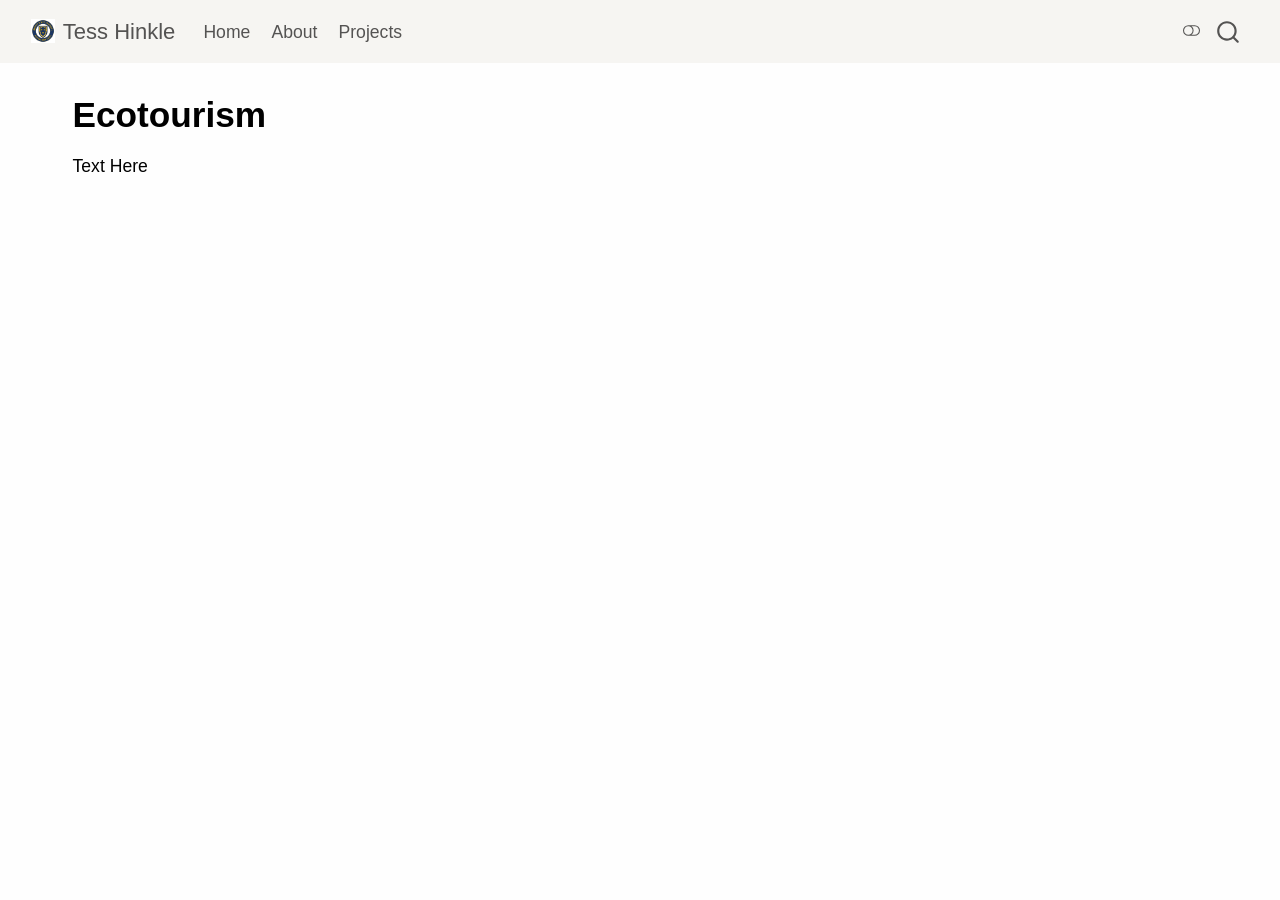
<file: tidytuesday_challenges/Ecotourism.html>
<!DOCTYPE html>
<html xmlns="http://www.w3.org/1999/xhtml" lang="en" xml:lang="en"><head>

<meta charset="utf-8">
<meta name="generator" content="quarto-1.9.37">

<meta name="viewport" content="width=device-width, initial-scale=1.0, user-scalable=yes">


<title>Ecotourism – Tess Hinkle</title>
<style>
/* Default styles provided by pandoc.
** See https://pandoc.org/MANUAL.html#variables-for-html for config info.
*/
code{white-space: pre-wrap;}
span.smallcaps{font-variant: small-caps;}
div.columns{display: flex; gap: min(4vw, 1.5em);}
div.column{flex: auto; overflow-x: auto;}
div.hanging-indent{margin-left: 1.5em; text-indent: -1.5em;}
ul.task-list{list-style: none;}
ul.task-list li input[type="checkbox"] {
  width: 0.8em;
  margin: 0 0.8em 0.2em -1em; /* quarto-specific, see https://github.com/quarto-dev/quarto-cli/issues/4556 */ 
  vertical-align: middle;
}
</style>


<script src="../site_libs/quarto-nav/quarto-nav.js"></script>
<script src="../site_libs/quarto-nav/headroom.min.js"></script>
<script src="../site_libs/clipboard/clipboard.min.js"></script>
<script src="../site_libs/quarto-search/autocomplete.umd.js"></script>
<script src="../site_libs/quarto-search/fuse.min.js"></script>
<script src="../site_libs/quarto-search/quarto-search.js"></script>
<meta name="quarto:offset" content="../">
<link href="../images/MSU_logo.png" rel="icon" type="image/png">
<script src="../site_libs/quarto-html/quarto.js" type="module"></script>
<script src="../site_libs/quarto-html/tabsets/tabsets.js" type="module"></script>
<script src="../site_libs/quarto-html/popper.min.js"></script>
<script src="../site_libs/quarto-html/tippy.umd.min.js"></script>
<script src="../site_libs/quarto-html/anchor.min.js"></script>
<link href="../site_libs/quarto-html/tippy.css" rel="stylesheet">
<link href="../site_libs/quarto-html/quarto-syntax-highlighting-7f8f88aac4f3542376d5c11b86a4c14d.css" rel="stylesheet" class="quarto-color-scheme" id="quarto-text-highlighting-styles">
<link href="../site_libs/quarto-html/quarto-syntax-highlighting-dark-d0ae9245876894da5ac7e18953ecc5cc.css" rel="stylesheet" class="quarto-color-scheme quarto-color-alternate" id="quarto-text-highlighting-styles">
<link href="../site_libs/quarto-html/quarto-syntax-highlighting-7f8f88aac4f3542376d5c11b86a4c14d.css" rel="stylesheet" class="quarto-color-scheme-extra" id="quarto-text-highlighting-styles">
<script src="../site_libs/bootstrap/bootstrap.min.js"></script>
<link href="../site_libs/bootstrap/bootstrap-icons.css" rel="stylesheet">
<link href="../site_libs/bootstrap/bootstrap-8cdba0baa76d1a47a044a97c038303b0.min.css" rel="stylesheet" append-hash="true" class="quarto-color-scheme" id="quarto-bootstrap" data-mode="light">
<link href="../site_libs/bootstrap/bootstrap-dark-b445c28308c204d7a2548b028a3c86cc.min.css" rel="stylesheet" append-hash="true" class="quarto-color-scheme quarto-color-alternate" id="quarto-bootstrap" data-mode="dark">
<link href="../site_libs/bootstrap/bootstrap-8cdba0baa76d1a47a044a97c038303b0.min.css" rel="stylesheet" append-hash="true" class="quarto-color-scheme-extra" id="quarto-bootstrap" data-mode="light">
<script id="quarto-search-options" type="application/json">{
  "location": "navbar",
  "copy-button": false,
  "collapse-after": 3,
  "panel-placement": "end",
  "type": "overlay",
  "limit": 50,
  "keyboard-shortcut": [
    "f",
    "/",
    "s"
  ],
  "show-item-context": false,
  "language": {
    "search-no-results-text": "No results",
    "search-matching-documents-text": "matching documents",
    "search-copy-link-title": "Copy link to search",
    "search-hide-matches-text": "Hide additional matches",
    "search-more-match-text": "more match in this document",
    "search-more-matches-text": "more matches in this document",
    "search-clear-button-title": "Clear",
    "search-text-placeholder": "",
    "search-detached-cancel-button-title": "Cancel",
    "search-submit-button-title": "Submit",
    "search-label": "Search"
  }
}</script>


</head>

<body class="nav-fixed quarto-light"><script id="quarto-html-before-body" type="application/javascript">
    const toggleBodyColorMode = (bsSheetEl) => {
      const mode = bsSheetEl.getAttribute("data-mode");
      const bodyEl = window.document.querySelector("body");
      if (mode === "dark") {
        bodyEl.classList.add("quarto-dark");
        bodyEl.classList.remove("quarto-light");
      } else {
        bodyEl.classList.add("quarto-light");
        bodyEl.classList.remove("quarto-dark");
      }
    }
    const toggleBodyColorPrimary = () => {
      const bsSheetEl = window.document.querySelector("link#quarto-bootstrap:not([rel=disabled-stylesheet])");
      if (bsSheetEl) {
        toggleBodyColorMode(bsSheetEl);
      }
    }
    const setColorSchemeToggle = (alternate) => {
      const toggles = window.document.querySelectorAll('.quarto-color-scheme-toggle');
      for (let i=0; i < toggles.length; i++) {
        const toggle = toggles[i];
        if (toggle) {
          if (alternate) {
            toggle.classList.add("alternate");
          } else {
            toggle.classList.remove("alternate");
          }
        }
      }
    };
    const toggleColorMode = (alternate) => {
      // Switch the stylesheets
      const primaryStylesheets = window.document.querySelectorAll('link.quarto-color-scheme:not(.quarto-color-alternate)');
      const alternateStylesheets = window.document.querySelectorAll('link.quarto-color-scheme.quarto-color-alternate');
      manageTransitions('#quarto-margin-sidebar .nav-link', false);
      if (alternate) {
        // note: dark is layered on light, we don't disable primary!
        enableStylesheet(alternateStylesheets);
        for (const sheetNode of alternateStylesheets) {
          if (sheetNode.id === "quarto-bootstrap") {
            toggleBodyColorMode(sheetNode);
          }
        }
      } else {
        disableStylesheet(alternateStylesheets);
        enableStylesheet(primaryStylesheets)
        toggleBodyColorPrimary();
      }
      manageTransitions('#quarto-margin-sidebar .nav-link', true);
      // Switch the toggles
      setColorSchemeToggle(alternate)
      // Hack to workaround the fact that safari doesn't
      // properly recolor the scrollbar when toggling (#1455)
      if (navigator.userAgent.indexOf('Safari') > 0 && navigator.userAgent.indexOf('Chrome') == -1) {
        manageTransitions("body", false);
        window.scrollTo(0, 1);
        setTimeout(() => {
          window.scrollTo(0, 0);
          manageTransitions("body", true);
        }, 40);
      }
    }
    const disableStylesheet = (stylesheets) => {
      for (let i=0; i < stylesheets.length; i++) {
        const stylesheet = stylesheets[i];
        stylesheet.rel = 'disabled-stylesheet';
      }
    }
    const enableStylesheet = (stylesheets) => {
      for (let i=0; i < stylesheets.length; i++) {
        const stylesheet = stylesheets[i];
        if(stylesheet.rel !== 'stylesheet') { // for Chrome, which will still FOUC without this check
          stylesheet.rel = 'stylesheet';
        }
      }
    }
    const manageTransitions = (selector, allowTransitions) => {
      const els = window.document.querySelectorAll(selector);
      for (let i=0; i < els.length; i++) {
        const el = els[i];
        if (allowTransitions) {
          el.classList.remove('notransition');
        } else {
          el.classList.add('notransition');
        }
      }
    }
    const isFileUrl = () => {
      return window.location.protocol === 'file:';
    }
    const hasAlternateSentinel = () => {
      let styleSentinel = getColorSchemeSentinel();
      if (styleSentinel !== null) {
        return styleSentinel === "alternate";
      } else {
        return false;
      }
    }
    const setStyleSentinel = (alternate) => {
      const value = alternate ? "alternate" : "default";
      if (!isFileUrl()) {
        window.localStorage.setItem("quarto-color-scheme", value);
      } else {
        localAlternateSentinel = value;
      }
    }
    const getColorSchemeSentinel = () => {
      if (!isFileUrl()) {
        const storageValue = window.localStorage.getItem("quarto-color-scheme");
        return storageValue != null ? storageValue : localAlternateSentinel;
      } else {
        return localAlternateSentinel;
      }
    }
    const toggleGiscusIfUsed = (isAlternate, darkModeDefault) => {
      const baseTheme = document.querySelector('#giscus-base-theme')?.value ?? 'light';
      const alternateTheme = document.querySelector('#giscus-alt-theme')?.value ?? 'dark';
      let newTheme = '';
      if(authorPrefersDark) {
        newTheme = isAlternate ? baseTheme : alternateTheme;
      } else {
        newTheme = isAlternate ? alternateTheme : baseTheme;
      }
      const changeGiscusTheme = () => {
        // From: https://github.com/giscus/giscus/issues/336
        const sendMessage = (message) => {
          const iframe = document.querySelector('iframe.giscus-frame');
          if (!iframe) return;
          iframe.contentWindow.postMessage({ giscus: message }, 'https://giscus.app');
        }
        sendMessage({
          setConfig: {
            theme: newTheme
          }
        });
      }
      const isGiscussLoaded = window.document.querySelector('iframe.giscus-frame') !== null;
      if (isGiscussLoaded) {
        changeGiscusTheme();
      }
    };
    const authorPrefersDark = false;
    const darkModeDefault = authorPrefersDark;
      document.querySelector('link#quarto-text-highlighting-styles.quarto-color-scheme-extra').rel = 'disabled-stylesheet';
      document.querySelector('link#quarto-bootstrap.quarto-color-scheme-extra').rel = 'disabled-stylesheet';
    let localAlternateSentinel = darkModeDefault ? 'alternate' : 'default';
    // Dark / light mode switch
    window.quartoToggleColorScheme = () => {
      // Read the current dark / light value
      let toAlternate = !hasAlternateSentinel();
      toggleColorMode(toAlternate);
      setStyleSentinel(toAlternate);
      toggleGiscusIfUsed(toAlternate, darkModeDefault);
      window.dispatchEvent(new Event('resize'));
    };
    // Switch to dark mode if need be
    if (hasAlternateSentinel()) {
      toggleColorMode(true);
    } else {
      toggleColorMode(false);
    }
  </script>

<div id="quarto-search-results"></div>
  <header id="quarto-header" class="headroom fixed-top">
    <nav class="navbar navbar-expand-lg " data-bs-theme="dark">
      <div class="navbar-container container-fluid">
      <div class="navbar-brand-container mx-auto">
    <a href="../index.html" class="navbar-brand navbar-brand-logo">
    <img src="../images/MSU_logo.png" alt="" class="navbar-logo light-content">
    <img src="../images/MSU_logo.png" alt="" class="navbar-logo dark-content">
    </a>
    <a class="navbar-brand" href="../index.html">
    <span class="navbar-title">Tess Hinkle</span>
    </a>
  </div>
            <div id="quarto-search" class="" title="Search"></div>
          <button class="navbar-toggler" type="button" data-bs-toggle="collapse" data-bs-target="#navbarCollapse" aria-controls="navbarCollapse" role="menu" aria-expanded="false" aria-label="Toggle navigation" onclick="if (window.quartoToggleHeadroom) { window.quartoToggleHeadroom(); }">
  <span class="navbar-toggler-icon"></span>
</button>
          <div class="collapse navbar-collapse" id="navbarCollapse">
            <ul class="navbar-nav navbar-nav-scroll me-auto">
  <li class="nav-item">
    <a class="nav-link" href="../index.html"> 
<span class="menu-text">Home</span></a>
  </li>  
  <li class="nav-item">
    <a class="nav-link" href="../about.html"> 
<span class="menu-text">About</span></a>
  </li>  
  <li class="nav-item">
    <a class="nav-link" href="../projects.html"> 
<span class="menu-text">Projects</span></a>
  </li>  
</ul>
          </div> <!-- /navcollapse -->
            <div class="quarto-navbar-tools">
  <a href="" class="quarto-color-scheme-toggle quarto-navigation-tool  px-1" onclick="window.quartoToggleColorScheme(); return false;" title="Toggle dark mode"><i class="bi"></i></a>
</div>
      </div> <!-- /container-fluid -->
    </nav>
</header>
<!-- content -->
<div id="quarto-content" class="quarto-container page-columns page-rows-contents page-layout-full page-navbar">
<!-- sidebar -->
<!-- margin-sidebar -->
    <div id="quarto-margin-sidebar" class="sidebar margin-sidebar zindex-bottom">
        
    </div>
<!-- main -->
<main class="content column-page" id="quarto-document-content">


<header id="title-block-header" class="quarto-title-block default">
<div class="quarto-title">
<h1 class="title">Ecotourism</h1>
</div>



<div class="quarto-title-meta column-page">

    
  
    
  </div>
  


</header>


<p>Text Here</p>



</main> <!-- /main -->
<script id="quarto-html-after-body" type="application/javascript">
  window.document.addEventListener("DOMContentLoaded", function (event) {
    // Ensure there is a toggle, if there isn't float one in the top right
    if (window.document.querySelector('.quarto-color-scheme-toggle') === null) {
      const a = window.document.createElement('a');
      a.classList.add('top-right');
      a.classList.add('quarto-color-scheme-toggle');
      a.href = "";
      a.onclick = function() { try { window.quartoToggleColorScheme(); } catch {} return false; };
      const i = window.document.createElement("i");
      i.classList.add('bi');
      a.appendChild(i);
      window.document.body.appendChild(a);
    }
    setColorSchemeToggle(hasAlternateSentinel())
    const icon = "";
    const anchorJS = new window.AnchorJS();
    anchorJS.options = {
      placement: 'right',
      icon: icon
    };
    anchorJS.add('.anchored');
    const isCodeAnnotation = (el) => {
      for (const clz of el.classList) {
        if (clz.startsWith('code-annotation-')) {                     
          return true;
        }
      }
      return false;
    }
    const onCopySuccess = function(e) {
      // button target
      const button = e.trigger;
      // don't keep focus
      button.blur();
      // flash "checked"
      button.classList.add('code-copy-button-checked');
      var currentTitle = button.getAttribute("title");
      button.setAttribute("title", "Copied!");
      let tooltip;
      if (window.bootstrap) {
        button.setAttribute("data-bs-toggle", "tooltip");
        button.setAttribute("data-bs-placement", "left");
        button.setAttribute("data-bs-title", "Copied!");
        tooltip = new bootstrap.Tooltip(button, 
          { trigger: "manual", 
            customClass: "code-copy-button-tooltip",
            offset: [0, -8]});
        tooltip.show();    
      }
      setTimeout(function() {
        if (tooltip) {
          tooltip.hide();
          button.removeAttribute("data-bs-title");
          button.removeAttribute("data-bs-toggle");
          button.removeAttribute("data-bs-placement");
        }
        button.setAttribute("title", currentTitle);
        button.classList.remove('code-copy-button-checked');
      }, 1000);
      // clear code selection
      e.clearSelection();
    }
    const getTextToCopy = function(trigger) {
      const outerScaffold = trigger.parentElement.cloneNode(true);
      const codeEl = outerScaffold.querySelector('code');
      for (const childEl of codeEl.children) {
        if (isCodeAnnotation(childEl)) {
          childEl.remove();
        }
      }
      return codeEl.innerText;
    }
    const clipboard = new window.ClipboardJS('.code-copy-button:not([data-in-quarto-modal])', {
      text: getTextToCopy
    });
    clipboard.on('success', onCopySuccess);
    if (window.document.getElementById('quarto-embedded-source-code-modal')) {
      const clipboardModal = new window.ClipboardJS('.code-copy-button[data-in-quarto-modal]', {
        text: getTextToCopy,
        container: window.document.getElementById('quarto-embedded-source-code-modal')
      });
      clipboardModal.on('success', onCopySuccess);
    }
      var localhostRegex = new RegExp(/^(?:http|https):\/\/localhost\:?[0-9]*\//);
      var mailtoRegex = new RegExp(/^mailto:/);
        var filterRegex = new RegExp('/' + window.location.host + '/');
      var isInternal = (href) => {
          return filterRegex.test(href) || localhostRegex.test(href) || mailtoRegex.test(href);
      }
      // Inspect non-navigation links and adorn them if external
     var links = window.document.querySelectorAll('a[href]:not(.nav-link):not(.navbar-brand):not(.toc-action):not(.sidebar-link):not(.sidebar-item-toggle):not(.pagination-link):not(.no-external):not([aria-hidden]):not(.dropdown-item):not(.quarto-navigation-tool):not(.about-link)');
      for (var i=0; i<links.length; i++) {
        const link = links[i];
        if (!isInternal(link.href)) {
          // undo the damage that might have been done by quarto-nav.js in the case of
          // links that we want to consider external
          if (link.dataset.originalHref !== undefined) {
            link.href = link.dataset.originalHref;
          }
        }
      }
    function tippyHover(el, contentFn, onTriggerFn, onUntriggerFn) {
      const config = {
        allowHTML: true,
        maxWidth: 500,
        delay: 100,
        arrow: false,
        appendTo: function(el) {
            return el.parentElement;
        },
        interactive: true,
        interactiveBorder: 10,
        theme: 'quarto',
        placement: 'bottom-start',
      };
      if (contentFn) {
        config.content = contentFn;
      }
      if (onTriggerFn) {
        config.onTrigger = onTriggerFn;
      }
      if (onUntriggerFn) {
        config.onUntrigger = onUntriggerFn;
      }
      window.tippy(el, config); 
    }
    const noterefs = window.document.querySelectorAll('a[role="doc-noteref"]');
    for (var i=0; i<noterefs.length; i++) {
      const ref = noterefs[i];
      tippyHover(ref, function() {
        // use id or data attribute instead here
        let href = ref.getAttribute('data-footnote-href') || ref.getAttribute('href');
        try { href = new URL(href).hash; } catch {}
        const id = href.replace(/^#\/?/, "");
        const note = window.document.getElementById(id);
        if (note) {
          return note.innerHTML;
        } else {
          return "";
        }
      });
    }
    const xrefs = window.document.querySelectorAll('a.quarto-xref');
    const processXRef = (id, note) => {
      // Strip column container classes
      const stripColumnClz = (el) => {
        el.classList.remove("page-full", "page-columns");
        if (el.children) {
          for (const child of el.children) {
            stripColumnClz(child);
          }
        }
      }
      stripColumnClz(note)
      if (id === null || id.startsWith('sec-')) {
        // Special case sections, only their first couple elements
        const container = document.createElement("div");
        if (note.children && note.children.length > 2) {
          container.appendChild(note.children[0].cloneNode(true));
          for (let i = 1; i < note.children.length; i++) {
            const child = note.children[i];
            if (child.tagName === "P" && child.innerText === "") {
              continue;
            } else {
              container.appendChild(child.cloneNode(true));
              break;
            }
          }
          if (window.Quarto?.typesetMath) {
            window.Quarto.typesetMath(container);
          }
          return container.innerHTML
        } else {
          if (window.Quarto?.typesetMath) {
            window.Quarto.typesetMath(note);
          }
          return note.innerHTML;
        }
      } else {
        // Remove any anchor links if they are present
        const anchorLink = note.querySelector('a.anchorjs-link');
        if (anchorLink) {
          anchorLink.remove();
        }
        if (window.Quarto?.typesetMath) {
          window.Quarto.typesetMath(note);
        }
        if (note.classList.contains("callout")) {
          return note.outerHTML;
        } else {
          return note.innerHTML;
        }
      }
    }
    for (var i=0; i<xrefs.length; i++) {
      const xref = xrefs[i];
      tippyHover(xref, undefined, function(instance) {
        instance.disable();
        let url = xref.getAttribute('href');
        let hash = undefined; 
        if (url.startsWith('#')) {
          hash = url;
        } else {
          try { hash = new URL(url).hash; } catch {}
        }
        if (hash) {
          const id = hash.replace(/^#\/?/, "");
          const note = window.document.getElementById(id);
          if (note !== null) {
            try {
              const html = processXRef(id, note.cloneNode(true));
              instance.setContent(html);
            } finally {
              instance.enable();
              instance.show();
            }
          } else {
            // See if we can fetch this
            fetch(url.split('#')[0])
            .then(res => res.text())
            .then(html => {
              const parser = new DOMParser();
              const htmlDoc = parser.parseFromString(html, "text/html");
              const note = htmlDoc.getElementById(id);
              if (note !== null) {
                const html = processXRef(id, note);
                instance.setContent(html);
              } 
            }).finally(() => {
              instance.enable();
              instance.show();
            });
          }
        } else {
          // See if we can fetch a full url (with no hash to target)
          // This is a special case and we should probably do some content thinning / targeting
          fetch(url)
          .then(res => res.text())
          .then(html => {
            const parser = new DOMParser();
            const htmlDoc = parser.parseFromString(html, "text/html");
            const note = htmlDoc.querySelector('main.content');
            if (note !== null) {
              // This should only happen for chapter cross references
              // (since there is no id in the URL)
              // remove the first header
              if (note.children.length > 0 && note.children[0].tagName === "HEADER") {
                note.children[0].remove();
              }
              const html = processXRef(null, note);
              instance.setContent(html);
            } 
          }).finally(() => {
            instance.enable();
            instance.show();
          });
        }
      }, function(instance) {
      });
    }
        let selectedAnnoteEl;
        const selectorForAnnotation = ( cell, annotation) => {
          let cellAttr = 'data-code-cell="' + cell + '"';
          let lineAttr = 'data-code-annotation="' +  annotation + '"';
          const selector = 'span[' + cellAttr + '][' + lineAttr + ']';
          return selector;
        }
        const selectCodeLines = (annoteEl) => {
          const doc = window.document;
          const targetCell = annoteEl.getAttribute("data-target-cell");
          const targetAnnotation = annoteEl.getAttribute("data-target-annotation");
          const annoteSpan = window.document.querySelector(selectorForAnnotation(targetCell, targetAnnotation));
          const lines = annoteSpan.getAttribute("data-code-lines").split(",");
          const lineIds = lines.map((line) => {
            return targetCell + "-" + line;
          })
          let top = null;
          let height = null;
          let parent = null;
          if (lineIds.length > 0) {
              //compute the position of the single el (top and bottom and make a div)
              const el = window.document.getElementById(lineIds[0]);
              top = el.offsetTop;
              height = el.offsetHeight;
              parent = el.parentElement.parentElement;
            if (lineIds.length > 1) {
              const lastEl = window.document.getElementById(lineIds[lineIds.length - 1]);
              const bottom = lastEl.offsetTop + lastEl.offsetHeight;
              height = bottom - top;
            }
            if (top !== null && height !== null && parent !== null) {
              // cook up a div (if necessary) and position it 
              let div = window.document.getElementById("code-annotation-line-highlight");
              if (div === null) {
                div = window.document.createElement("div");
                div.setAttribute("id", "code-annotation-line-highlight");
                div.style.position = 'absolute';
                parent.appendChild(div);
              }
              div.style.top = top - 2 + "px";
              div.style.height = height + 4 + "px";
              div.style.left = 0;
              let gutterDiv = window.document.getElementById("code-annotation-line-highlight-gutter");
              if (gutterDiv === null) {
                gutterDiv = window.document.createElement("div");
                gutterDiv.setAttribute("id", "code-annotation-line-highlight-gutter");
                gutterDiv.style.position = 'absolute';
                const codeCell = window.document.getElementById(targetCell);
                const gutter = codeCell.querySelector('.code-annotation-gutter');
                gutter.appendChild(gutterDiv);
              }
              gutterDiv.style.top = top - 2 + "px";
              gutterDiv.style.height = height + 4 + "px";
            }
            selectedAnnoteEl = annoteEl;
          }
        };
        const unselectCodeLines = () => {
          const elementsIds = ["code-annotation-line-highlight", "code-annotation-line-highlight-gutter"];
          elementsIds.forEach((elId) => {
            const div = window.document.getElementById(elId);
            if (div) {
              div.remove();
            }
          });
          selectedAnnoteEl = undefined;
        };
          // Handle positioning of the toggle
      window.addEventListener(
        "resize",
        throttle(() => {
          elRect = undefined;
          if (selectedAnnoteEl) {
            selectCodeLines(selectedAnnoteEl);
          }
        }, 10)
      );
      function throttle(fn, ms) {
      let throttle = false;
      let timer;
        return (...args) => {
          if(!throttle) { // first call gets through
              fn.apply(this, args);
              throttle = true;
          } else { // all the others get throttled
              if(timer) clearTimeout(timer); // cancel #2
              timer = setTimeout(() => {
                fn.apply(this, args);
                timer = throttle = false;
              }, ms);
          }
        };
      }
        // Attach click handler to the DT
        const annoteDls = window.document.querySelectorAll('dt[data-target-cell]');
        for (const annoteDlNode of annoteDls) {
          annoteDlNode.addEventListener('click', (event) => {
            const clickedEl = event.target;
            if (clickedEl !== selectedAnnoteEl) {
              unselectCodeLines();
              const activeEl = window.document.querySelector('dt[data-target-cell].code-annotation-active');
              if (activeEl) {
                activeEl.classList.remove('code-annotation-active');
              }
              selectCodeLines(clickedEl);
              clickedEl.classList.add('code-annotation-active');
            } else {
              // Unselect the line
              unselectCodeLines();
              clickedEl.classList.remove('code-annotation-active');
            }
          });
        }
    const findCites = (el) => {
      const parentEl = el.parentElement;
      if (parentEl) {
        const cites = parentEl.dataset.cites;
        if (cites) {
          return {
            el,
            cites: cites.split(' ')
          };
        } else {
          return findCites(el.parentElement)
        }
      } else {
        return undefined;
      }
    };
    var bibliorefs = window.document.querySelectorAll('a[role="doc-biblioref"]');
    for (var i=0; i<bibliorefs.length; i++) {
      const ref = bibliorefs[i];
      const citeInfo = findCites(ref);
      if (citeInfo) {
        tippyHover(citeInfo.el, function() {
          var popup = window.document.createElement('div');
          citeInfo.cites.forEach(function(cite) {
            var citeDiv = window.document.createElement('div');
            citeDiv.classList.add('hanging-indent');
            citeDiv.classList.add('csl-entry');
            var biblioDiv = window.document.getElementById('ref-' + cite);
            if (biblioDiv) {
              citeDiv.innerHTML = biblioDiv.innerHTML;
            }
            popup.appendChild(citeDiv);
          });
          return popup.innerHTML;
        });
      }
    }
  });
  </script>
</div> <!-- /content -->




</body></html>
</file>
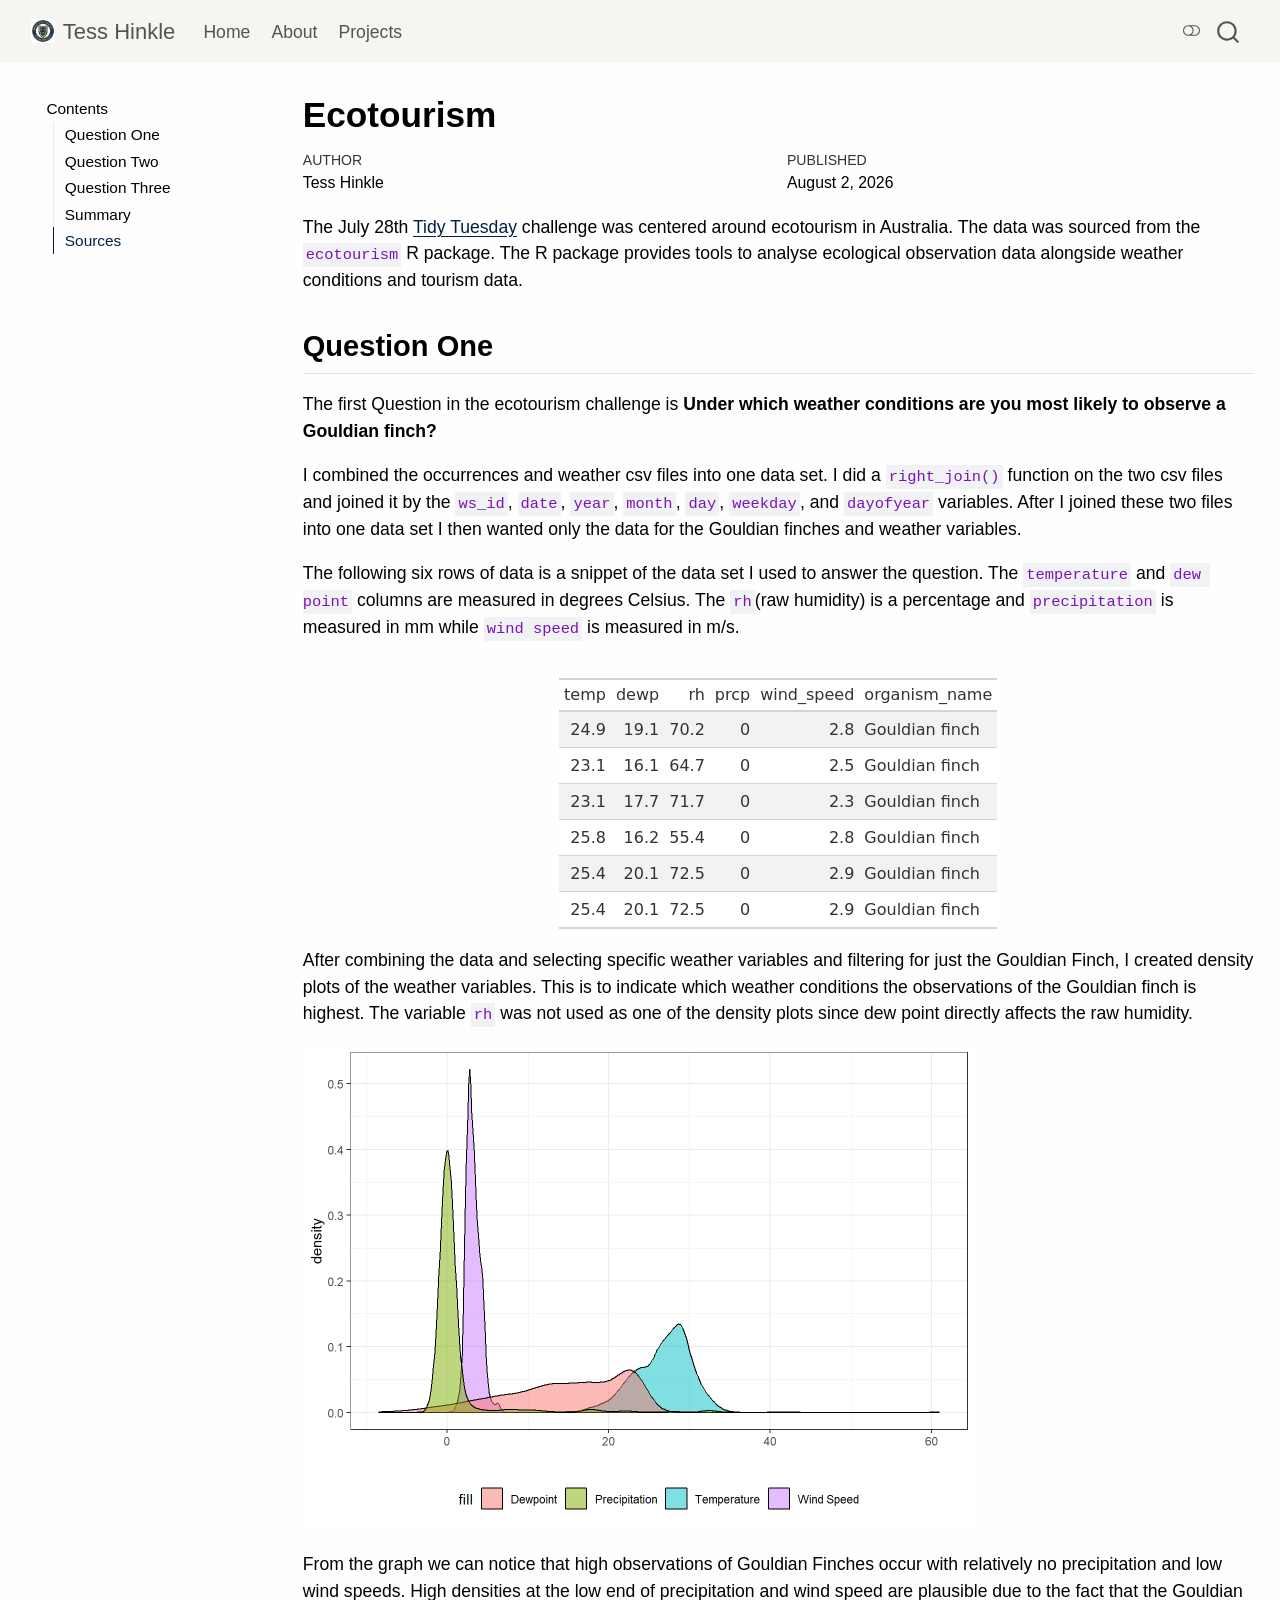
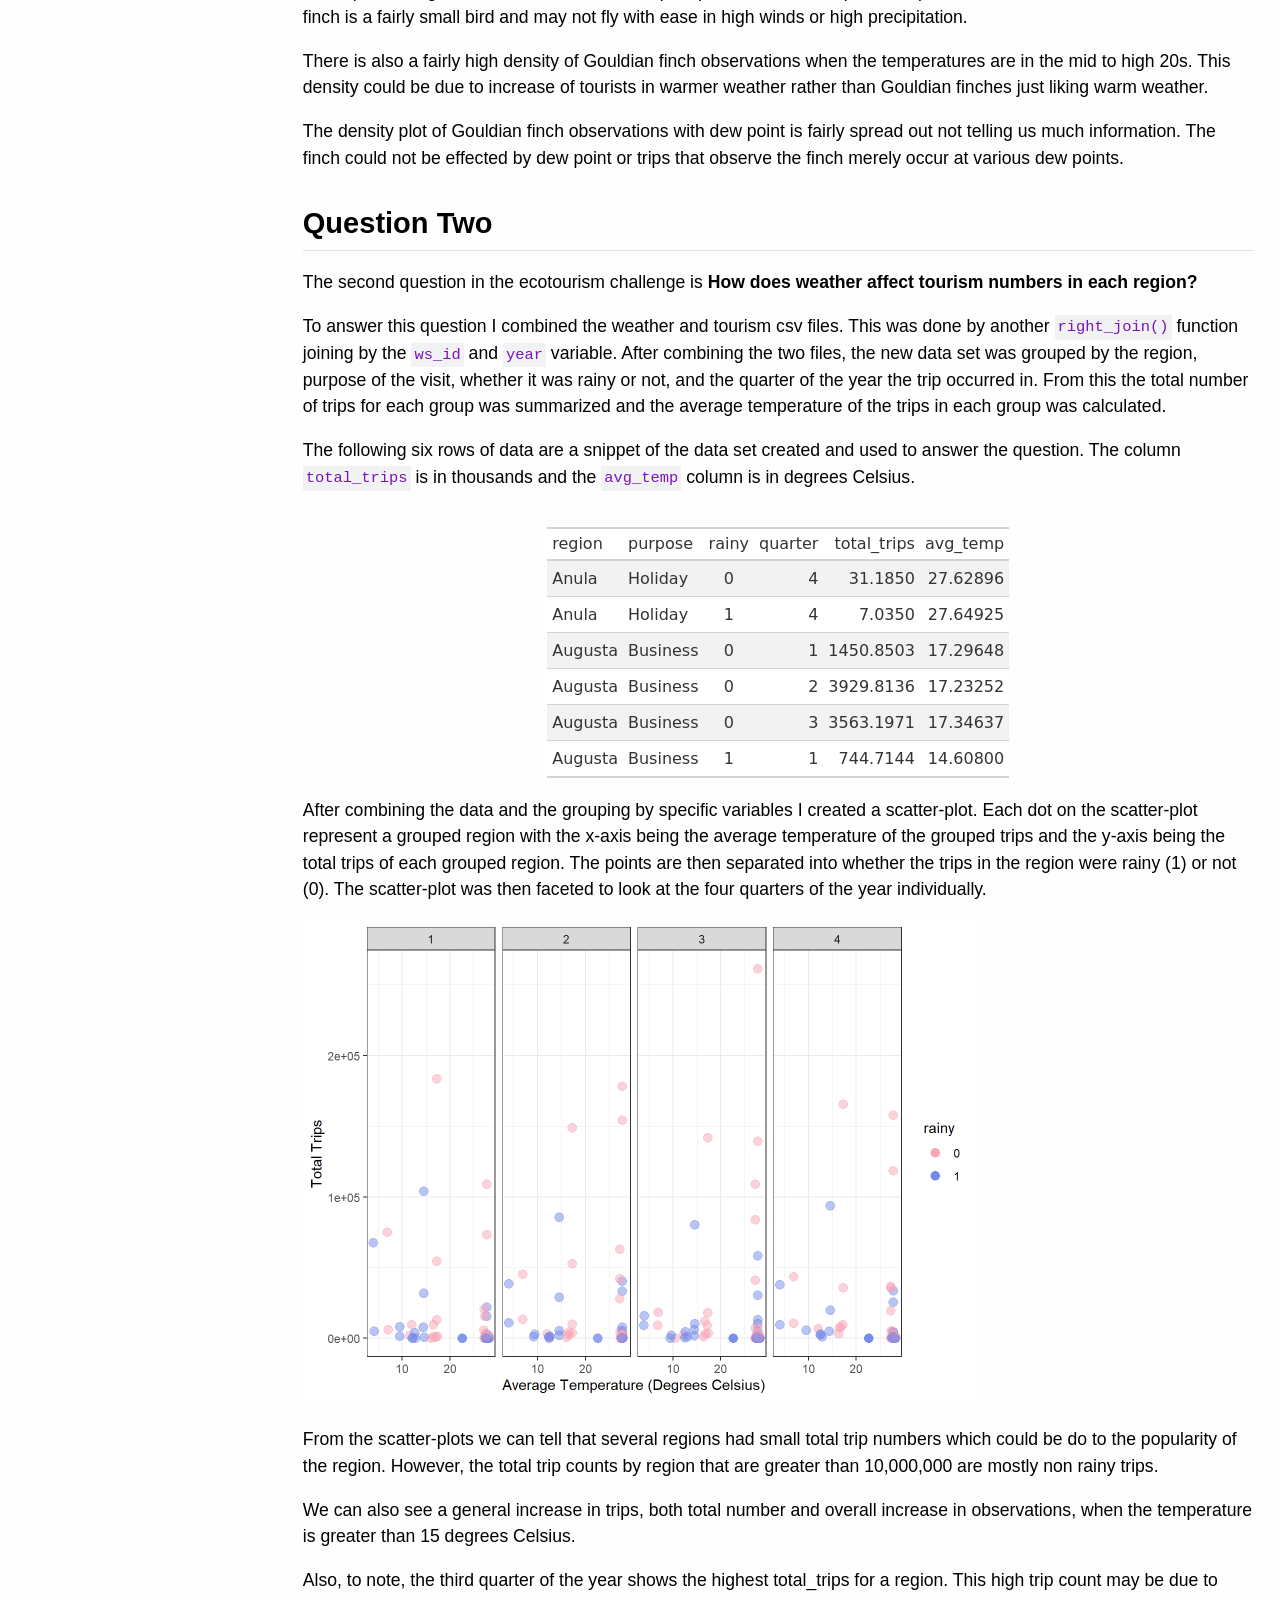
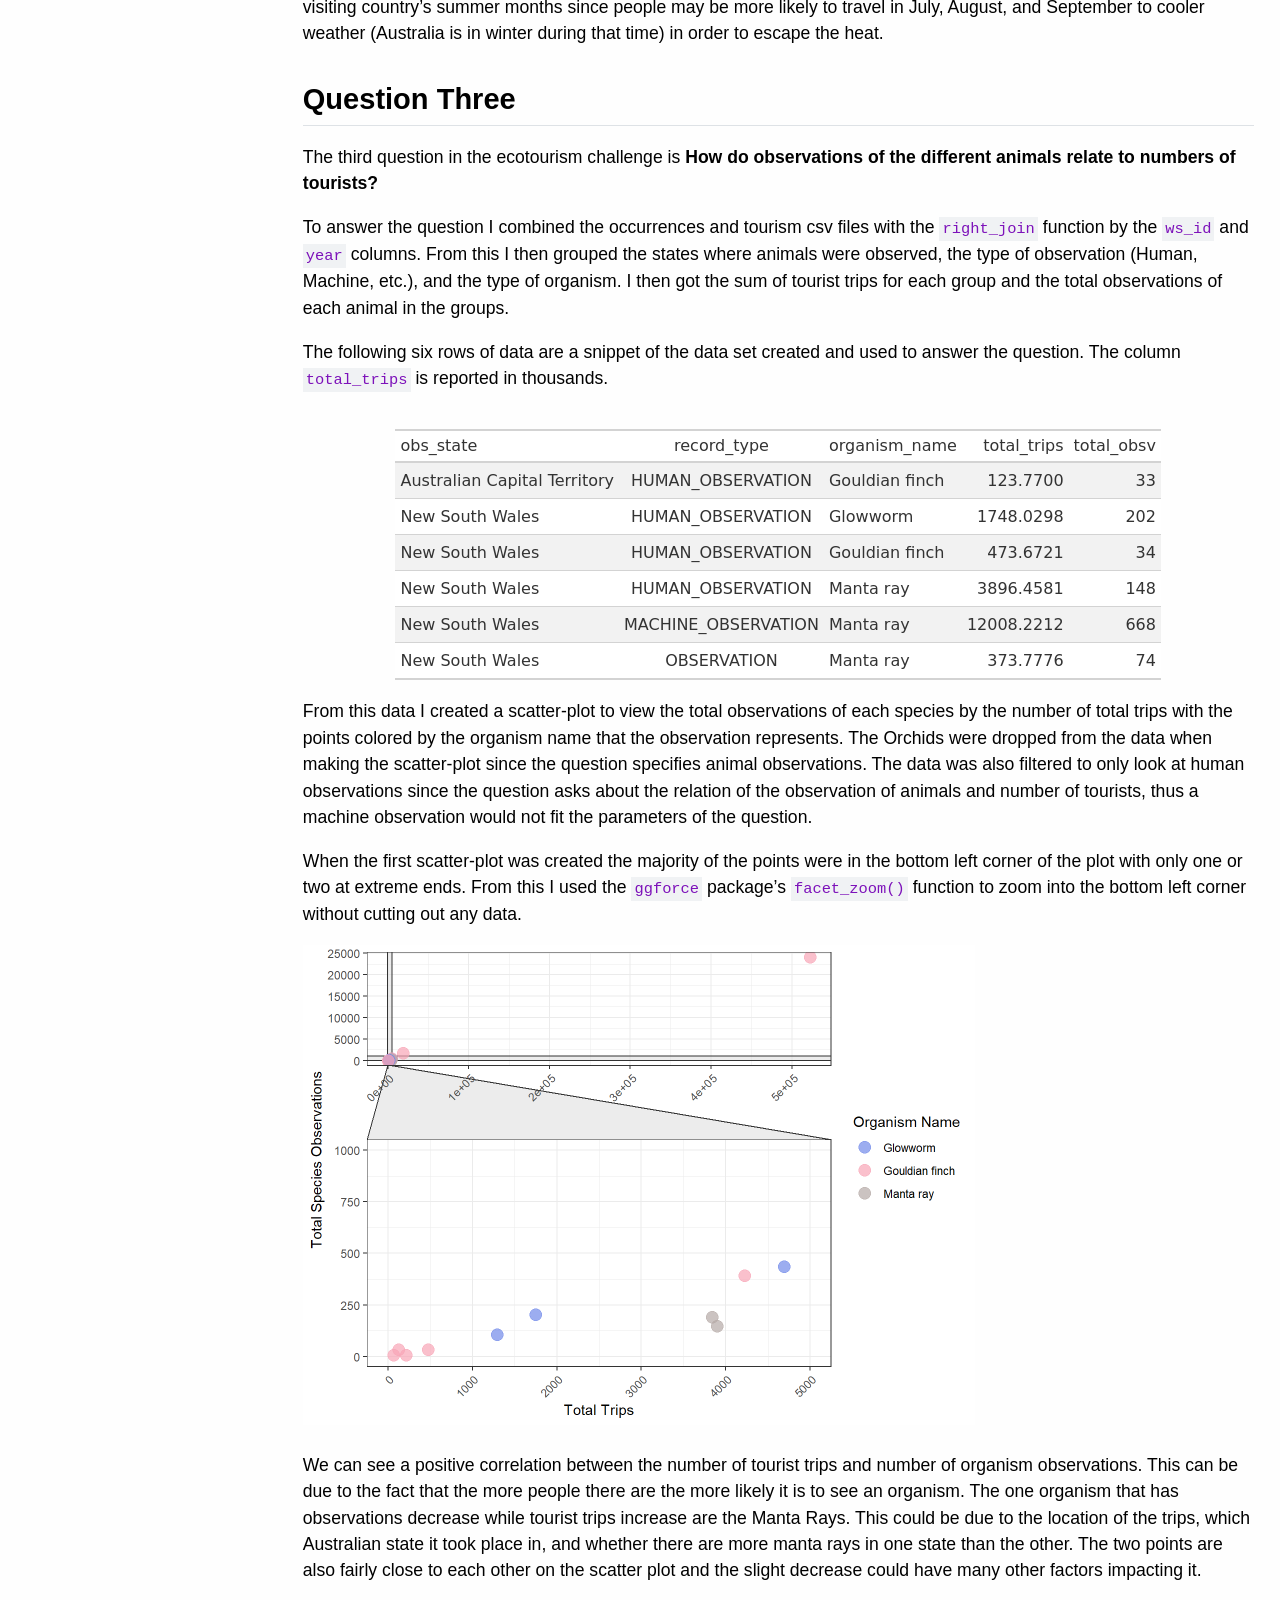
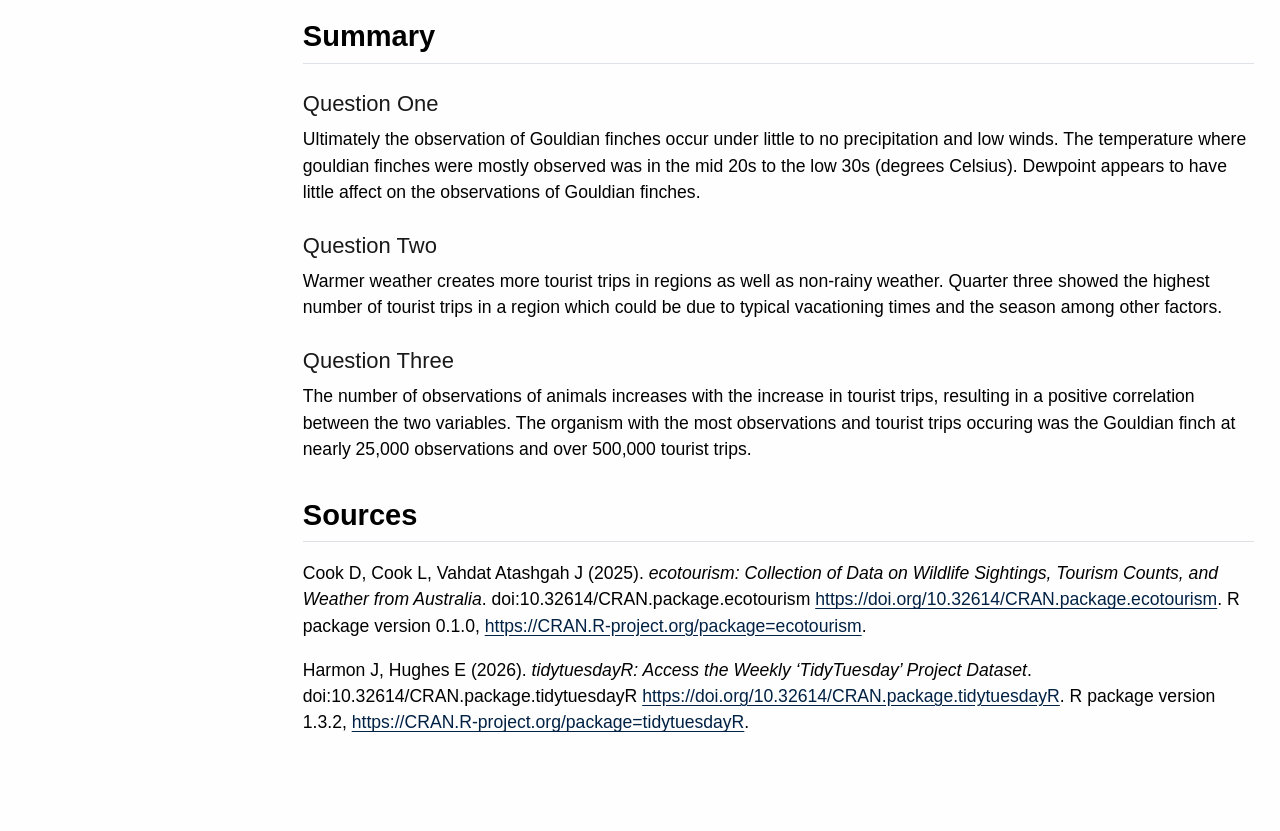
<file: projects/tidytuesday_challenges/Ecotourism.html>
<!DOCTYPE html>
<html xmlns="http://www.w3.org/1999/xhtml" lang="en" xml:lang="en"><head>

<meta charset="utf-8">
<meta name="generator" content="quarto-1.9.37">

<meta name="viewport" content="width=device-width, initial-scale=1.0, user-scalable=yes">

<meta name="author" content="Tess Hinkle">
<meta name="dcterms.date" content="2026-08-02">

<title>Ecotourism – Tess Hinkle</title>
<style>
/* Default styles provided by pandoc.
** See https://pandoc.org/MANUAL.html#variables-for-html for config info.
*/
code{white-space: pre-wrap;}
span.smallcaps{font-variant: small-caps;}
div.columns{display: flex; gap: min(4vw, 1.5em);}
div.column{flex: auto; overflow-x: auto;}
div.hanging-indent{margin-left: 1.5em; text-indent: -1.5em;}
ul.task-list{list-style: none;}
ul.task-list li input[type="checkbox"] {
  width: 0.8em;
  margin: 0 0.8em 0.2em -1em; /* quarto-specific, see https://github.com/quarto-dev/quarto-cli/issues/4556 */ 
  vertical-align: middle;
}
</style>


<script src="../../site_libs/quarto-nav/quarto-nav.js"></script>
<script src="../../site_libs/quarto-nav/headroom.min.js"></script>
<script src="../../site_libs/clipboard/clipboard.min.js"></script>
<script src="../../site_libs/quarto-search/autocomplete.umd.js"></script>
<script src="../../site_libs/quarto-search/fuse.min.js"></script>
<script src="../../site_libs/quarto-search/quarto-search.js"></script>
<meta name="quarto:offset" content="../../">
<link href="../../images/MSU_logo.png" rel="icon" type="image/png">
<script src="../../site_libs/quarto-html/quarto.js" type="module"></script>
<script src="../../site_libs/quarto-html/tabsets/tabsets.js" type="module"></script>
<script src="../../site_libs/quarto-html/popper.min.js"></script>
<script src="../../site_libs/quarto-html/tippy.umd.min.js"></script>
<script src="../../site_libs/quarto-html/anchor.min.js"></script>
<link href="../../site_libs/quarto-html/tippy.css" rel="stylesheet">
<link href="../../site_libs/quarto-html/quarto-syntax-highlighting-7f8f88aac4f3542376d5c11b86a4c14d.css" rel="stylesheet" class="quarto-color-scheme" id="quarto-text-highlighting-styles">
<link href="../../site_libs/quarto-html/quarto-syntax-highlighting-dark-d0ae9245876894da5ac7e18953ecc5cc.css" rel="stylesheet" class="quarto-color-scheme quarto-color-alternate" id="quarto-text-highlighting-styles">
<link href="../../site_libs/quarto-html/quarto-syntax-highlighting-7f8f88aac4f3542376d5c11b86a4c14d.css" rel="stylesheet" class="quarto-color-scheme-extra" id="quarto-text-highlighting-styles">
<script src="../../site_libs/bootstrap/bootstrap.min.js"></script>
<link href="../../site_libs/bootstrap/bootstrap-icons.css" rel="stylesheet">
<link href="../../site_libs/bootstrap/bootstrap-8cdba0baa76d1a47a044a97c038303b0.min.css" rel="stylesheet" append-hash="true" class="quarto-color-scheme" id="quarto-bootstrap" data-mode="light">
<link href="../../site_libs/bootstrap/bootstrap-dark-b445c28308c204d7a2548b028a3c86cc.min.css" rel="stylesheet" append-hash="true" class="quarto-color-scheme quarto-color-alternate" id="quarto-bootstrap" data-mode="dark">
<link href="../../site_libs/bootstrap/bootstrap-8cdba0baa76d1a47a044a97c038303b0.min.css" rel="stylesheet" append-hash="true" class="quarto-color-scheme-extra" id="quarto-bootstrap" data-mode="light">
<script id="quarto-search-options" type="application/json">{
  "location": "navbar",
  "copy-button": false,
  "collapse-after": 3,
  "panel-placement": "end",
  "type": "overlay",
  "limit": 50,
  "keyboard-shortcut": [
    "f",
    "/",
    "s"
  ],
  "show-item-context": false,
  "language": {
    "search-no-results-text": "No results",
    "search-matching-documents-text": "matching documents",
    "search-copy-link-title": "Copy link to search",
    "search-hide-matches-text": "Hide additional matches",
    "search-more-match-text": "more match in this document",
    "search-more-matches-text": "more matches in this document",
    "search-clear-button-title": "Clear",
    "search-text-placeholder": "",
    "search-detached-cancel-button-title": "Cancel",
    "search-submit-button-title": "Submit",
    "search-label": "Search"
  }
}</script>


</head>

<body class="floating nav-fixed quarto-light"><script id="quarto-html-before-body" type="application/javascript">
    const toggleBodyColorMode = (bsSheetEl) => {
      const mode = bsSheetEl.getAttribute("data-mode");
      const bodyEl = window.document.querySelector("body");
      if (mode === "dark") {
        bodyEl.classList.add("quarto-dark");
        bodyEl.classList.remove("quarto-light");
      } else {
        bodyEl.classList.add("quarto-light");
        bodyEl.classList.remove("quarto-dark");
      }
    }
    const toggleBodyColorPrimary = () => {
      const bsSheetEl = window.document.querySelector("link#quarto-bootstrap:not([rel=disabled-stylesheet])");
      if (bsSheetEl) {
        toggleBodyColorMode(bsSheetEl);
      }
    }
    const setColorSchemeToggle = (alternate) => {
      const toggles = window.document.querySelectorAll('.quarto-color-scheme-toggle');
      for (let i=0; i < toggles.length; i++) {
        const toggle = toggles[i];
        if (toggle) {
          if (alternate) {
            toggle.classList.add("alternate");
          } else {
            toggle.classList.remove("alternate");
          }
        }
      }
    };
    const toggleColorMode = (alternate) => {
      // Switch the stylesheets
      const primaryStylesheets = window.document.querySelectorAll('link.quarto-color-scheme:not(.quarto-color-alternate)');
      const alternateStylesheets = window.document.querySelectorAll('link.quarto-color-scheme.quarto-color-alternate');
      manageTransitions('#quarto-margin-sidebar .nav-link', false);
      if (alternate) {
        // note: dark is layered on light, we don't disable primary!
        enableStylesheet(alternateStylesheets);
        for (const sheetNode of alternateStylesheets) {
          if (sheetNode.id === "quarto-bootstrap") {
            toggleBodyColorMode(sheetNode);
          }
        }
      } else {
        disableStylesheet(alternateStylesheets);
        enableStylesheet(primaryStylesheets)
        toggleBodyColorPrimary();
      }
      manageTransitions('#quarto-margin-sidebar .nav-link', true);
      // Switch the toggles
      setColorSchemeToggle(alternate)
      // Hack to workaround the fact that safari doesn't
      // properly recolor the scrollbar when toggling (#1455)
      if (navigator.userAgent.indexOf('Safari') > 0 && navigator.userAgent.indexOf('Chrome') == -1) {
        manageTransitions("body", false);
        window.scrollTo(0, 1);
        setTimeout(() => {
          window.scrollTo(0, 0);
          manageTransitions("body", true);
        }, 40);
      }
    }
    const disableStylesheet = (stylesheets) => {
      for (let i=0; i < stylesheets.length; i++) {
        const stylesheet = stylesheets[i];
        stylesheet.rel = 'disabled-stylesheet';
      }
    }
    const enableStylesheet = (stylesheets) => {
      for (let i=0; i < stylesheets.length; i++) {
        const stylesheet = stylesheets[i];
        if(stylesheet.rel !== 'stylesheet') { // for Chrome, which will still FOUC without this check
          stylesheet.rel = 'stylesheet';
        }
      }
    }
    const manageTransitions = (selector, allowTransitions) => {
      const els = window.document.querySelectorAll(selector);
      for (let i=0; i < els.length; i++) {
        const el = els[i];
        if (allowTransitions) {
          el.classList.remove('notransition');
        } else {
          el.classList.add('notransition');
        }
      }
    }
    const isFileUrl = () => {
      return window.location.protocol === 'file:';
    }
    const hasAlternateSentinel = () => {
      let styleSentinel = getColorSchemeSentinel();
      if (styleSentinel !== null) {
        return styleSentinel === "alternate";
      } else {
        return false;
      }
    }
    const setStyleSentinel = (alternate) => {
      const value = alternate ? "alternate" : "default";
      if (!isFileUrl()) {
        window.localStorage.setItem("quarto-color-scheme", value);
      } else {
        localAlternateSentinel = value;
      }
    }
    const getColorSchemeSentinel = () => {
      if (!isFileUrl()) {
        const storageValue = window.localStorage.getItem("quarto-color-scheme");
        return storageValue != null ? storageValue : localAlternateSentinel;
      } else {
        return localAlternateSentinel;
      }
    }
    const toggleGiscusIfUsed = (isAlternate, darkModeDefault) => {
      const baseTheme = document.querySelector('#giscus-base-theme')?.value ?? 'light';
      const alternateTheme = document.querySelector('#giscus-alt-theme')?.value ?? 'dark';
      let newTheme = '';
      if(authorPrefersDark) {
        newTheme = isAlternate ? baseTheme : alternateTheme;
      } else {
        newTheme = isAlternate ? alternateTheme : baseTheme;
      }
      const changeGiscusTheme = () => {
        // From: https://github.com/giscus/giscus/issues/336
        const sendMessage = (message) => {
          const iframe = document.querySelector('iframe.giscus-frame');
          if (!iframe) return;
          iframe.contentWindow.postMessage({ giscus: message }, 'https://giscus.app');
        }
        sendMessage({
          setConfig: {
            theme: newTheme
          }
        });
      }
      const isGiscussLoaded = window.document.querySelector('iframe.giscus-frame') !== null;
      if (isGiscussLoaded) {
        changeGiscusTheme();
      }
    };
    const authorPrefersDark = false;
    const darkModeDefault = authorPrefersDark;
      document.querySelector('link#quarto-text-highlighting-styles.quarto-color-scheme-extra').rel = 'disabled-stylesheet';
      document.querySelector('link#quarto-bootstrap.quarto-color-scheme-extra').rel = 'disabled-stylesheet';
    let localAlternateSentinel = darkModeDefault ? 'alternate' : 'default';
    // Dark / light mode switch
    window.quartoToggleColorScheme = () => {
      // Read the current dark / light value
      let toAlternate = !hasAlternateSentinel();
      toggleColorMode(toAlternate);
      setStyleSentinel(toAlternate);
      toggleGiscusIfUsed(toAlternate, darkModeDefault);
      window.dispatchEvent(new Event('resize'));
    };
    // Switch to dark mode if need be
    if (hasAlternateSentinel()) {
      toggleColorMode(true);
    } else {
      toggleColorMode(false);
    }
  </script>

<div id="quarto-search-results"></div>
  <header id="quarto-header" class="headroom fixed-top">
    <nav class="navbar navbar-expand-lg " data-bs-theme="dark">
      <div class="navbar-container container-fluid">
      <div class="navbar-brand-container mx-auto">
    <a href="../../index.html" class="navbar-brand navbar-brand-logo">
    <img src="../../images/MSU_logo.png" alt="" class="navbar-logo light-content">
    <img src="../../images/MSU_logo.png" alt="" class="navbar-logo dark-content">
    </a>
    <a class="navbar-brand" href="../../index.html">
    <span class="navbar-title">Tess Hinkle</span>
    </a>
  </div>
            <div id="quarto-search" class="" title="Search"></div>
          <button class="navbar-toggler" type="button" data-bs-toggle="collapse" data-bs-target="#navbarCollapse" aria-controls="navbarCollapse" role="menu" aria-expanded="false" aria-label="Toggle navigation" onclick="if (window.quartoToggleHeadroom) { window.quartoToggleHeadroom(); }">
  <span class="navbar-toggler-icon"></span>
</button>
          <div class="collapse navbar-collapse" id="navbarCollapse">
            <ul class="navbar-nav navbar-nav-scroll me-auto">
  <li class="nav-item">
    <a class="nav-link" href="../../index.html"> 
<span class="menu-text">Home</span></a>
  </li>  
  <li class="nav-item">
    <a class="nav-link" href="../../about.html"> 
<span class="menu-text">About</span></a>
  </li>  
  <li class="nav-item">
    <a class="nav-link" href="../../projects.html"> 
<span class="menu-text">Projects</span></a>
  </li>  
</ul>
          </div> <!-- /navcollapse -->
            <div class="quarto-navbar-tools">
  <a href="" class="quarto-color-scheme-toggle quarto-navigation-tool  px-1" onclick="window.quartoToggleColorScheme(); return false;" title="Toggle dark mode"><i class="bi"></i></a>
</div>
      </div> <!-- /container-fluid -->
    </nav>
</header>
<!-- content -->
<div id="quarto-content" class="quarto-container page-columns page-rows-contents page-layout-full page-navbar">
<!-- sidebar -->
  <nav id="quarto-sidebar" class="sidebar collapse collapse-horizontal quarto-sidebar-collapse-item sidebar-navigation floating overflow-auto">
    <nav id="TOC" role="doc-toc" class="toc-active">
    <h2 id="toc-title">Contents</h2>
   
  <ul>
  <li><a href="#question-one" id="toc-question-one" class="nav-link active" data-scroll-target="#question-one">Question One</a></li>
  <li><a href="#question-two" id="toc-question-two" class="nav-link" data-scroll-target="#question-two">Question Two</a></li>
  <li><a href="#question-three" id="toc-question-three" class="nav-link" data-scroll-target="#question-three">Question Three</a></li>
  <li><a href="#summary" id="toc-summary" class="nav-link" data-scroll-target="#summary">Summary</a></li>
  <li><a href="#sources" id="toc-sources" class="nav-link" data-scroll-target="#sources">Sources</a></li>
  </ul>
</nav>
</nav>
<div id="quarto-sidebar-glass" class="quarto-sidebar-collapse-item" data-bs-toggle="collapse" data-bs-target=".quarto-sidebar-collapse-item"></div>
<!-- margin-sidebar -->
    <div id="quarto-margin-sidebar" class="sidebar margin-sidebar zindex-bottom">
    </div>
<!-- main -->
<main class="content column-page-right" id="quarto-document-content">


<header id="title-block-header" class="quarto-title-block default">
<div class="quarto-title">
<h1 class="title">Ecotourism</h1>
</div>



<div class="quarto-title-meta column-page-right">

    <div>
    <div class="quarto-title-meta-heading">Author</div>
    <div class="quarto-title-meta-contents">
             <p>Tess Hinkle </p>
          </div>
  </div>
    
    <div>
    <div class="quarto-title-meta-heading">Published</div>
    <div class="quarto-title-meta-contents">
      <p class="date">August 2, 2026</p>
    </div>
  </div>
  
    
  </div>
  


</header>


<p>The July 28th <a href="https://github.com/rfordatascience/tidytuesday/blob/main/data/2026/2026-07-28/readme.md">Tidy Tuesday</a> challenge was centered around ecotourism in Australia. The data was sourced from the <code>ecotourism</code> R package. The R package provides tools to analyse ecological observation data alongside weather conditions and tourism data.</p>
<section id="question-one" class="level2">
<h2 class="anchored" data-anchor-id="question-one">Question One</h2>
<p>The first Question in the ecotourism challenge is <strong>Under which weather conditions are you most likely to observe a Gouldian finch?</strong></p>
<p>I combined the occurrences and weather csv files into one data set. I did a <code>right_join()</code> function on the two csv files and joined it by the <code>ws_id</code>, <code>date</code>, <code>year</code>, <code>month</code>, <code>day</code>, <code>weekday</code>, and <code>dayofyear</code> variables. After I joined these two files into one data set I then wanted only the data for the Gouldian finches and weather variables.</p>
<p>The following six rows of data is a snippet of the data set I used to answer the question. The <code>temperature</code> and <code>dew point</code> columns are measured in degrees Celsius. The <code>rh</code>(raw humidity) is a percentage and <code>precipitation</code> is measured in mm while <code>wind speed</code> is measured in m/s.</p>
<div class="cell">
<div class="cell-output-display">
<div id="ywxhjjesiu" style="padding-left:0px;padding-right:0px;padding-top:10px;padding-bottom:10px;overflow-x:auto;overflow-y:auto;width:auto;height:auto;">
<style>#ywxhjjesiu table {
  font-family: system-ui, 'Segoe UI', Roboto, Helvetica, Arial, sans-serif, 'Apple Color Emoji', 'Segoe UI Emoji', 'Segoe UI Symbol', 'Noto Color Emoji';
  -webkit-font-smoothing: antialiased;
  -moz-osx-font-smoothing: grayscale;
}

#ywxhjjesiu thead, #ywxhjjesiu tbody, #ywxhjjesiu tfoot, #ywxhjjesiu tr, #ywxhjjesiu td, #ywxhjjesiu th {
  border-style: none;
}

#ywxhjjesiu p {
  margin: 0;
  padding: 0;
}

#ywxhjjesiu .gt_table {
  display: table;
  border-collapse: collapse;
  line-height: normal;
  margin-left: auto;
  margin-right: auto;
  color: #333333;
  font-size: 16px;
  font-weight: normal;
  font-style: normal;
  background-color: #FFFFFF;
  width: auto;
  border-top-style: solid;
  border-top-width: 2px;
  border-top-color: #A8A8A8;
  border-right-style: none;
  border-right-width: 2px;
  border-right-color: #D3D3D3;
  border-bottom-style: solid;
  border-bottom-width: 2px;
  border-bottom-color: #A8A8A8;
  border-left-style: none;
  border-left-width: 2px;
  border-left-color: #D3D3D3;
}

#ywxhjjesiu .gt_caption {
  padding-top: 4px;
  padding-bottom: 4px;
}

#ywxhjjesiu .gt_title {
  color: #333333;
  font-size: 125%;
  font-weight: initial;
  padding-top: 4px;
  padding-bottom: 4px;
  padding-left: 5px;
  padding-right: 5px;
  border-bottom-color: #FFFFFF;
  border-bottom-width: 0;
}

#ywxhjjesiu .gt_subtitle {
  color: #333333;
  font-size: 85%;
  font-weight: initial;
  padding-top: 3px;
  padding-bottom: 5px;
  padding-left: 5px;
  padding-right: 5px;
  border-top-color: #FFFFFF;
  border-top-width: 0;
}

#ywxhjjesiu .gt_heading {
  background-color: #FFFFFF;
  text-align: center;
  border-bottom-color: #FFFFFF;
  border-left-style: none;
  border-left-width: 1px;
  border-left-color: #D3D3D3;
  border-right-style: none;
  border-right-width: 1px;
  border-right-color: #D3D3D3;
}

#ywxhjjesiu .gt_bottom_border {
  border-bottom-style: solid;
  border-bottom-width: 2px;
  border-bottom-color: #D3D3D3;
}

#ywxhjjesiu .gt_col_headings {
  border-top-style: solid;
  border-top-width: 2px;
  border-top-color: #D3D3D3;
  border-bottom-style: solid;
  border-bottom-width: 2px;
  border-bottom-color: #D3D3D3;
  border-left-style: none;
  border-left-width: 1px;
  border-left-color: #D3D3D3;
  border-right-style: none;
  border-right-width: 1px;
  border-right-color: #D3D3D3;
}

#ywxhjjesiu .gt_col_heading {
  color: #333333;
  background-color: #FFFFFF;
  font-size: 100%;
  font-weight: normal;
  text-transform: inherit;
  border-left-style: none;
  border-left-width: 1px;
  border-left-color: #D3D3D3;
  border-right-style: none;
  border-right-width: 1px;
  border-right-color: #D3D3D3;
  vertical-align: bottom;
  padding-top: 5px;
  padding-bottom: 6px;
  padding-left: 5px;
  padding-right: 5px;
  overflow-x: hidden;
}

#ywxhjjesiu .gt_column_spanner_outer {
  color: #333333;
  background-color: #FFFFFF;
  font-size: 100%;
  font-weight: normal;
  text-transform: inherit;
  padding-top: 0;
  padding-bottom: 0;
  padding-left: 4px;
  padding-right: 4px;
}

#ywxhjjesiu .gt_column_spanner_outer:first-child {
  padding-left: 0;
}

#ywxhjjesiu .gt_column_spanner_outer:last-child {
  padding-right: 0;
}

#ywxhjjesiu .gt_column_spanner {
  border-bottom-style: solid;
  border-bottom-width: 2px;
  border-bottom-color: #D3D3D3;
  vertical-align: bottom;
  padding-top: 5px;
  padding-bottom: 5px;
  overflow-x: hidden;
  display: inline-block;
  width: 100%;
}

#ywxhjjesiu .gt_spanner_row {
  border-bottom-style: hidden;
}

#ywxhjjesiu .gt_group_heading {
  padding-top: 8px;
  padding-bottom: 8px;
  padding-left: 5px;
  padding-right: 5px;
  color: #333333;
  background-color: #FFFFFF;
  font-size: 100%;
  font-weight: initial;
  text-transform: inherit;
  border-top-style: solid;
  border-top-width: 2px;
  border-top-color: #D3D3D3;
  border-bottom-style: solid;
  border-bottom-width: 2px;
  border-bottom-color: #D3D3D3;
  border-left-style: none;
  border-left-width: 1px;
  border-left-color: #D3D3D3;
  border-right-style: none;
  border-right-width: 1px;
  border-right-color: #D3D3D3;
  vertical-align: middle;
  text-align: left;
}

#ywxhjjesiu .gt_empty_group_heading {
  padding: 0.5px;
  color: #333333;
  background-color: #FFFFFF;
  font-size: 100%;
  font-weight: initial;
  border-top-style: solid;
  border-top-width: 2px;
  border-top-color: #D3D3D3;
  border-bottom-style: solid;
  border-bottom-width: 2px;
  border-bottom-color: #D3D3D3;
  vertical-align: middle;
}

#ywxhjjesiu .gt_from_md > :first-child {
  margin-top: 0;
}

#ywxhjjesiu .gt_from_md > :last-child {
  margin-bottom: 0;
}

#ywxhjjesiu .gt_row {
  padding-top: 8px;
  padding-bottom: 8px;
  padding-left: 5px;
  padding-right: 5px;
  margin: 10px;
  border-top-style: solid;
  border-top-width: 1px;
  border-top-color: #D3D3D3;
  border-left-style: none;
  border-left-width: 1px;
  border-left-color: #D3D3D3;
  border-right-style: none;
  border-right-width: 1px;
  border-right-color: #D3D3D3;
  vertical-align: middle;
  overflow-x: hidden;
}

#ywxhjjesiu .gt_stub {
  color: #333333;
  background-color: #FFFFFF;
  font-size: 100%;
  font-weight: initial;
  text-transform: inherit;
  border-right-style: solid;
  border-right-width: 2px;
  border-right-color: #D3D3D3;
  padding-left: 5px;
  padding-right: 5px;
}

#ywxhjjesiu .gt_stub_row_group {
  color: #333333;
  background-color: #FFFFFF;
  font-size: 100%;
  font-weight: initial;
  text-transform: inherit;
  border-right-style: solid;
  border-right-width: 2px;
  border-right-color: #D3D3D3;
  padding-left: 5px;
  padding-right: 5px;
  vertical-align: top;
}

#ywxhjjesiu .gt_row_group_first td {
  border-top-width: 2px;
}

#ywxhjjesiu .gt_row_group_first th {
  border-top-width: 2px;
}

#ywxhjjesiu .gt_summary_row {
  color: #333333;
  background-color: #FFFFFF;
  text-transform: inherit;
  padding-top: 8px;
  padding-bottom: 8px;
  padding-left: 5px;
  padding-right: 5px;
}

#ywxhjjesiu .gt_first_summary_row {
  border-top-style: solid;
  border-top-color: #D3D3D3;
}

#ywxhjjesiu .gt_first_summary_row.thick {
  border-top-width: 2px;
}

#ywxhjjesiu .gt_last_summary_row {
  padding-top: 8px;
  padding-bottom: 8px;
  padding-left: 5px;
  padding-right: 5px;
  border-bottom-style: solid;
  border-bottom-width: 2px;
  border-bottom-color: #D3D3D3;
}

#ywxhjjesiu .gt_grand_summary_row {
  color: #333333;
  background-color: #FFFFFF;
  text-transform: inherit;
  padding-top: 8px;
  padding-bottom: 8px;
  padding-left: 5px;
  padding-right: 5px;
}

#ywxhjjesiu .gt_first_grand_summary_row {
  padding-top: 8px;
  padding-bottom: 8px;
  padding-left: 5px;
  padding-right: 5px;
  border-top-style: double;
  border-top-width: 6px;
  border-top-color: #D3D3D3;
}

#ywxhjjesiu .gt_last_grand_summary_row_top {
  padding-top: 8px;
  padding-bottom: 8px;
  padding-left: 5px;
  padding-right: 5px;
  border-bottom-style: double;
  border-bottom-width: 6px;
  border-bottom-color: #D3D3D3;
}

#ywxhjjesiu .gt_striped {
  background-color: rgba(128, 128, 128, 0.05);
}

#ywxhjjesiu .gt_table_body {
  border-top-style: solid;
  border-top-width: 2px;
  border-top-color: #D3D3D3;
  border-bottom-style: solid;
  border-bottom-width: 2px;
  border-bottom-color: #D3D3D3;
}

#ywxhjjesiu .gt_footnotes {
  color: #333333;
  background-color: #FFFFFF;
  border-bottom-style: none;
  border-bottom-width: 2px;
  border-bottom-color: #D3D3D3;
  border-left-style: none;
  border-left-width: 2px;
  border-left-color: #D3D3D3;
  border-right-style: none;
  border-right-width: 2px;
  border-right-color: #D3D3D3;
}

#ywxhjjesiu .gt_footnote {
  margin: 0px;
  font-size: 90%;
  padding-top: 4px;
  padding-bottom: 4px;
  padding-left: 5px;
  padding-right: 5px;
}

#ywxhjjesiu .gt_sourcenotes {
  color: #333333;
  background-color: #FFFFFF;
  border-bottom-style: none;
  border-bottom-width: 2px;
  border-bottom-color: #D3D3D3;
  border-left-style: none;
  border-left-width: 2px;
  border-left-color: #D3D3D3;
  border-right-style: none;
  border-right-width: 2px;
  border-right-color: #D3D3D3;
}

#ywxhjjesiu .gt_sourcenote {
  font-size: 90%;
  padding-top: 4px;
  padding-bottom: 4px;
  padding-left: 5px;
  padding-right: 5px;
}

#ywxhjjesiu .gt_left {
  text-align: left;
}

#ywxhjjesiu .gt_center {
  text-align: center;
}

#ywxhjjesiu .gt_right {
  text-align: right;
  font-variant-numeric: tabular-nums;
}

#ywxhjjesiu .gt_font_normal {
  font-weight: normal;
}

#ywxhjjesiu .gt_font_bold {
  font-weight: bold;
}

#ywxhjjesiu .gt_font_italic {
  font-style: italic;
}

#ywxhjjesiu .gt_super {
  font-size: 65%;
}

#ywxhjjesiu .gt_footnote_marks {
  font-size: 75%;
  vertical-align: 0.4em;
  position: initial;
}

#ywxhjjesiu .gt_asterisk {
  font-size: 100%;
  vertical-align: 0;
}

#ywxhjjesiu .gt_indent_1 {
  text-indent: 5px;
}

#ywxhjjesiu .gt_indent_2 {
  text-indent: 10px;
}

#ywxhjjesiu .gt_indent_3 {
  text-indent: 15px;
}

#ywxhjjesiu .gt_indent_4 {
  text-indent: 20px;
}

#ywxhjjesiu .gt_indent_5 {
  text-indent: 25px;
}

#ywxhjjesiu .katex-display {
  display: inline-flex !important;
  margin-bottom: 0.75em !important;
}

#ywxhjjesiu div.Reactable > div.rt-table > div.rt-thead > div.rt-tr.rt-tr-group-header > div.rt-th-group:after {
  height: 0px !important;
}
</style>

<table class="gt_table caption-top table table-sm table-striped small" data-quarto-bootstrap="false">
<thead>
<tr class="gt_col_headings header">
<th id="temp" class="gt_col_heading gt_columns_bottom_border gt_right" data-quarto-table-cell-role="th" scope="col">temp</th>
<th id="dewp" class="gt_col_heading gt_columns_bottom_border gt_right" data-quarto-table-cell-role="th" scope="col">dewp</th>
<th id="rh" class="gt_col_heading gt_columns_bottom_border gt_right" data-quarto-table-cell-role="th" scope="col">rh</th>
<th id="prcp" class="gt_col_heading gt_columns_bottom_border gt_right" data-quarto-table-cell-role="th" scope="col">prcp</th>
<th id="wind_speed" class="gt_col_heading gt_columns_bottom_border gt_right" data-quarto-table-cell-role="th" scope="col">wind_speed</th>
<th id="organism_name" class="gt_col_heading gt_columns_bottom_border gt_left" data-quarto-table-cell-role="th" scope="col">organism_name</th>
</tr>
</thead>
<tbody class="gt_table_body">
<tr class="odd">
<td class="gt_row gt_right" headers="temp">24.9</td>
<td class="gt_row gt_right" headers="dewp">19.1</td>
<td class="gt_row gt_right" headers="rh">70.2</td>
<td class="gt_row gt_right" headers="prcp">0</td>
<td class="gt_row gt_right" headers="wind_speed">2.8</td>
<td class="gt_row gt_left" headers="organism_name">Gouldian finch</td>
</tr>
<tr class="even">
<td class="gt_row gt_right" headers="temp">23.1</td>
<td class="gt_row gt_right" headers="dewp">16.1</td>
<td class="gt_row gt_right" headers="rh">64.7</td>
<td class="gt_row gt_right" headers="prcp">0</td>
<td class="gt_row gt_right" headers="wind_speed">2.5</td>
<td class="gt_row gt_left" headers="organism_name">Gouldian finch</td>
</tr>
<tr class="odd">
<td class="gt_row gt_right" headers="temp">23.1</td>
<td class="gt_row gt_right" headers="dewp">17.7</td>
<td class="gt_row gt_right" headers="rh">71.7</td>
<td class="gt_row gt_right" headers="prcp">0</td>
<td class="gt_row gt_right" headers="wind_speed">2.3</td>
<td class="gt_row gt_left" headers="organism_name">Gouldian finch</td>
</tr>
<tr class="even">
<td class="gt_row gt_right" headers="temp">25.8</td>
<td class="gt_row gt_right" headers="dewp">16.2</td>
<td class="gt_row gt_right" headers="rh">55.4</td>
<td class="gt_row gt_right" headers="prcp">0</td>
<td class="gt_row gt_right" headers="wind_speed">2.8</td>
<td class="gt_row gt_left" headers="organism_name">Gouldian finch</td>
</tr>
<tr class="odd">
<td class="gt_row gt_right" headers="temp">25.4</td>
<td class="gt_row gt_right" headers="dewp">20.1</td>
<td class="gt_row gt_right" headers="rh">72.5</td>
<td class="gt_row gt_right" headers="prcp">0</td>
<td class="gt_row gt_right" headers="wind_speed">2.9</td>
<td class="gt_row gt_left" headers="organism_name">Gouldian finch</td>
</tr>
<tr class="even">
<td class="gt_row gt_right" headers="temp">25.4</td>
<td class="gt_row gt_right" headers="dewp">20.1</td>
<td class="gt_row gt_right" headers="rh">72.5</td>
<td class="gt_row gt_right" headers="prcp">0</td>
<td class="gt_row gt_right" headers="wind_speed">2.9</td>
<td class="gt_row gt_left" headers="organism_name">Gouldian finch</td>
</tr>
</tbody>
</table>

</div>
</div>
</div>
<p>After combining the data and selecting specific weather variables and filtering for just the Gouldian Finch, I created density plots of the weather variables. This is to indicate which weather conditions the observations of the Gouldian finch is highest. The variable <code>rh</code> was not used as one of the density plots since dew point directly affects the raw humidity.</p>
<div class="cell">
<div class="cell-output-display">
<div>
<figure class="figure">
<p><img src="Ecotourism_files/figure-html/unnamed-chunk-3-1.png" class="img-fluid figure-img" width="672"></p>
</figure>
</div>
</div>
</div>
<p>From the graph we can notice that high observations of Gouldian Finches occur with relatively no precipitation and low wind speeds. High densities at the low end of precipitation and wind speed are plausible due to the fact that the Gouldian finch is a fairly small bird and may not fly with ease in high winds or high precipitation.</p>
<p>There is also a fairly high density of Gouldian finch observations when the temperatures are in the mid to high 20s. This density could be due to increase of tourists in warmer weather rather than Gouldian finches just liking warm weather.</p>
<p>The density plot of Gouldian finch observations with dew point is fairly spread out not telling us much information. The finch could not be effected by dew point or trips that observe the finch merely occur at various dew points.</p>
</section>
<section id="question-two" class="level2">
<h2 class="anchored" data-anchor-id="question-two">Question Two</h2>
<p>The second question in the ecotourism challenge is <strong>How does weather affect tourism numbers in each region?</strong></p>
<p>To answer this question I combined the weather and tourism csv files. This was done by another <code>right_join()</code> function joining by the <code>ws_id</code> and <code>year</code> variable. After combining the two files, the new data set was grouped by the region, purpose of the visit, whether it was rainy or not, and the quarter of the year the trip occurred in. From this the total number of trips for each group was summarized and the average temperature of the trips in each group was calculated.</p>
<p>The following six rows of data are a snippet of the data set created and used to answer the question. The column <code>total_trips</code> is in thousands and the <code>avg_temp</code> column is in degrees Celsius.</p>
<div class="cell">
<div class="cell-output-display">
<div id="hiinvmxekn" style="padding-left:0px;padding-right:0px;padding-top:10px;padding-bottom:10px;overflow-x:auto;overflow-y:auto;width:auto;height:auto;">
<style>#hiinvmxekn table {
  font-family: system-ui, 'Segoe UI', Roboto, Helvetica, Arial, sans-serif, 'Apple Color Emoji', 'Segoe UI Emoji', 'Segoe UI Symbol', 'Noto Color Emoji';
  -webkit-font-smoothing: antialiased;
  -moz-osx-font-smoothing: grayscale;
}

#hiinvmxekn thead, #hiinvmxekn tbody, #hiinvmxekn tfoot, #hiinvmxekn tr, #hiinvmxekn td, #hiinvmxekn th {
  border-style: none;
}

#hiinvmxekn p {
  margin: 0;
  padding: 0;
}

#hiinvmxekn .gt_table {
  display: table;
  border-collapse: collapse;
  line-height: normal;
  margin-left: auto;
  margin-right: auto;
  color: #333333;
  font-size: 16px;
  font-weight: normal;
  font-style: normal;
  background-color: #FFFFFF;
  width: auto;
  border-top-style: solid;
  border-top-width: 2px;
  border-top-color: #A8A8A8;
  border-right-style: none;
  border-right-width: 2px;
  border-right-color: #D3D3D3;
  border-bottom-style: solid;
  border-bottom-width: 2px;
  border-bottom-color: #A8A8A8;
  border-left-style: none;
  border-left-width: 2px;
  border-left-color: #D3D3D3;
}

#hiinvmxekn .gt_caption {
  padding-top: 4px;
  padding-bottom: 4px;
}

#hiinvmxekn .gt_title {
  color: #333333;
  font-size: 125%;
  font-weight: initial;
  padding-top: 4px;
  padding-bottom: 4px;
  padding-left: 5px;
  padding-right: 5px;
  border-bottom-color: #FFFFFF;
  border-bottom-width: 0;
}

#hiinvmxekn .gt_subtitle {
  color: #333333;
  font-size: 85%;
  font-weight: initial;
  padding-top: 3px;
  padding-bottom: 5px;
  padding-left: 5px;
  padding-right: 5px;
  border-top-color: #FFFFFF;
  border-top-width: 0;
}

#hiinvmxekn .gt_heading {
  background-color: #FFFFFF;
  text-align: center;
  border-bottom-color: #FFFFFF;
  border-left-style: none;
  border-left-width: 1px;
  border-left-color: #D3D3D3;
  border-right-style: none;
  border-right-width: 1px;
  border-right-color: #D3D3D3;
}

#hiinvmxekn .gt_bottom_border {
  border-bottom-style: solid;
  border-bottom-width: 2px;
  border-bottom-color: #D3D3D3;
}

#hiinvmxekn .gt_col_headings {
  border-top-style: solid;
  border-top-width: 2px;
  border-top-color: #D3D3D3;
  border-bottom-style: solid;
  border-bottom-width: 2px;
  border-bottom-color: #D3D3D3;
  border-left-style: none;
  border-left-width: 1px;
  border-left-color: #D3D3D3;
  border-right-style: none;
  border-right-width: 1px;
  border-right-color: #D3D3D3;
}

#hiinvmxekn .gt_col_heading {
  color: #333333;
  background-color: #FFFFFF;
  font-size: 100%;
  font-weight: normal;
  text-transform: inherit;
  border-left-style: none;
  border-left-width: 1px;
  border-left-color: #D3D3D3;
  border-right-style: none;
  border-right-width: 1px;
  border-right-color: #D3D3D3;
  vertical-align: bottom;
  padding-top: 5px;
  padding-bottom: 6px;
  padding-left: 5px;
  padding-right: 5px;
  overflow-x: hidden;
}

#hiinvmxekn .gt_column_spanner_outer {
  color: #333333;
  background-color: #FFFFFF;
  font-size: 100%;
  font-weight: normal;
  text-transform: inherit;
  padding-top: 0;
  padding-bottom: 0;
  padding-left: 4px;
  padding-right: 4px;
}

#hiinvmxekn .gt_column_spanner_outer:first-child {
  padding-left: 0;
}

#hiinvmxekn .gt_column_spanner_outer:last-child {
  padding-right: 0;
}

#hiinvmxekn .gt_column_spanner {
  border-bottom-style: solid;
  border-bottom-width: 2px;
  border-bottom-color: #D3D3D3;
  vertical-align: bottom;
  padding-top: 5px;
  padding-bottom: 5px;
  overflow-x: hidden;
  display: inline-block;
  width: 100%;
}

#hiinvmxekn .gt_spanner_row {
  border-bottom-style: hidden;
}

#hiinvmxekn .gt_group_heading {
  padding-top: 8px;
  padding-bottom: 8px;
  padding-left: 5px;
  padding-right: 5px;
  color: #333333;
  background-color: #FFFFFF;
  font-size: 100%;
  font-weight: initial;
  text-transform: inherit;
  border-top-style: solid;
  border-top-width: 2px;
  border-top-color: #D3D3D3;
  border-bottom-style: solid;
  border-bottom-width: 2px;
  border-bottom-color: #D3D3D3;
  border-left-style: none;
  border-left-width: 1px;
  border-left-color: #D3D3D3;
  border-right-style: none;
  border-right-width: 1px;
  border-right-color: #D3D3D3;
  vertical-align: middle;
  text-align: left;
}

#hiinvmxekn .gt_empty_group_heading {
  padding: 0.5px;
  color: #333333;
  background-color: #FFFFFF;
  font-size: 100%;
  font-weight: initial;
  border-top-style: solid;
  border-top-width: 2px;
  border-top-color: #D3D3D3;
  border-bottom-style: solid;
  border-bottom-width: 2px;
  border-bottom-color: #D3D3D3;
  vertical-align: middle;
}

#hiinvmxekn .gt_from_md > :first-child {
  margin-top: 0;
}

#hiinvmxekn .gt_from_md > :last-child {
  margin-bottom: 0;
}

#hiinvmxekn .gt_row {
  padding-top: 8px;
  padding-bottom: 8px;
  padding-left: 5px;
  padding-right: 5px;
  margin: 10px;
  border-top-style: solid;
  border-top-width: 1px;
  border-top-color: #D3D3D3;
  border-left-style: none;
  border-left-width: 1px;
  border-left-color: #D3D3D3;
  border-right-style: none;
  border-right-width: 1px;
  border-right-color: #D3D3D3;
  vertical-align: middle;
  overflow-x: hidden;
}

#hiinvmxekn .gt_stub {
  color: #333333;
  background-color: #FFFFFF;
  font-size: 100%;
  font-weight: initial;
  text-transform: inherit;
  border-right-style: solid;
  border-right-width: 2px;
  border-right-color: #D3D3D3;
  padding-left: 5px;
  padding-right: 5px;
}

#hiinvmxekn .gt_stub_row_group {
  color: #333333;
  background-color: #FFFFFF;
  font-size: 100%;
  font-weight: initial;
  text-transform: inherit;
  border-right-style: solid;
  border-right-width: 2px;
  border-right-color: #D3D3D3;
  padding-left: 5px;
  padding-right: 5px;
  vertical-align: top;
}

#hiinvmxekn .gt_row_group_first td {
  border-top-width: 2px;
}

#hiinvmxekn .gt_row_group_first th {
  border-top-width: 2px;
}

#hiinvmxekn .gt_summary_row {
  color: #333333;
  background-color: #FFFFFF;
  text-transform: inherit;
  padding-top: 8px;
  padding-bottom: 8px;
  padding-left: 5px;
  padding-right: 5px;
}

#hiinvmxekn .gt_first_summary_row {
  border-top-style: solid;
  border-top-color: #D3D3D3;
}

#hiinvmxekn .gt_first_summary_row.thick {
  border-top-width: 2px;
}

#hiinvmxekn .gt_last_summary_row {
  padding-top: 8px;
  padding-bottom: 8px;
  padding-left: 5px;
  padding-right: 5px;
  border-bottom-style: solid;
  border-bottom-width: 2px;
  border-bottom-color: #D3D3D3;
}

#hiinvmxekn .gt_grand_summary_row {
  color: #333333;
  background-color: #FFFFFF;
  text-transform: inherit;
  padding-top: 8px;
  padding-bottom: 8px;
  padding-left: 5px;
  padding-right: 5px;
}

#hiinvmxekn .gt_first_grand_summary_row {
  padding-top: 8px;
  padding-bottom: 8px;
  padding-left: 5px;
  padding-right: 5px;
  border-top-style: double;
  border-top-width: 6px;
  border-top-color: #D3D3D3;
}

#hiinvmxekn .gt_last_grand_summary_row_top {
  padding-top: 8px;
  padding-bottom: 8px;
  padding-left: 5px;
  padding-right: 5px;
  border-bottom-style: double;
  border-bottom-width: 6px;
  border-bottom-color: #D3D3D3;
}

#hiinvmxekn .gt_striped {
  background-color: rgba(128, 128, 128, 0.05);
}

#hiinvmxekn .gt_table_body {
  border-top-style: solid;
  border-top-width: 2px;
  border-top-color: #D3D3D3;
  border-bottom-style: solid;
  border-bottom-width: 2px;
  border-bottom-color: #D3D3D3;
}

#hiinvmxekn .gt_footnotes {
  color: #333333;
  background-color: #FFFFFF;
  border-bottom-style: none;
  border-bottom-width: 2px;
  border-bottom-color: #D3D3D3;
  border-left-style: none;
  border-left-width: 2px;
  border-left-color: #D3D3D3;
  border-right-style: none;
  border-right-width: 2px;
  border-right-color: #D3D3D3;
}

#hiinvmxekn .gt_footnote {
  margin: 0px;
  font-size: 90%;
  padding-top: 4px;
  padding-bottom: 4px;
  padding-left: 5px;
  padding-right: 5px;
}

#hiinvmxekn .gt_sourcenotes {
  color: #333333;
  background-color: #FFFFFF;
  border-bottom-style: none;
  border-bottom-width: 2px;
  border-bottom-color: #D3D3D3;
  border-left-style: none;
  border-left-width: 2px;
  border-left-color: #D3D3D3;
  border-right-style: none;
  border-right-width: 2px;
  border-right-color: #D3D3D3;
}

#hiinvmxekn .gt_sourcenote {
  font-size: 90%;
  padding-top: 4px;
  padding-bottom: 4px;
  padding-left: 5px;
  padding-right: 5px;
}

#hiinvmxekn .gt_left {
  text-align: left;
}

#hiinvmxekn .gt_center {
  text-align: center;
}

#hiinvmxekn .gt_right {
  text-align: right;
  font-variant-numeric: tabular-nums;
}

#hiinvmxekn .gt_font_normal {
  font-weight: normal;
}

#hiinvmxekn .gt_font_bold {
  font-weight: bold;
}

#hiinvmxekn .gt_font_italic {
  font-style: italic;
}

#hiinvmxekn .gt_super {
  font-size: 65%;
}

#hiinvmxekn .gt_footnote_marks {
  font-size: 75%;
  vertical-align: 0.4em;
  position: initial;
}

#hiinvmxekn .gt_asterisk {
  font-size: 100%;
  vertical-align: 0;
}

#hiinvmxekn .gt_indent_1 {
  text-indent: 5px;
}

#hiinvmxekn .gt_indent_2 {
  text-indent: 10px;
}

#hiinvmxekn .gt_indent_3 {
  text-indent: 15px;
}

#hiinvmxekn .gt_indent_4 {
  text-indent: 20px;
}

#hiinvmxekn .gt_indent_5 {
  text-indent: 25px;
}

#hiinvmxekn .katex-display {
  display: inline-flex !important;
  margin-bottom: 0.75em !important;
}

#hiinvmxekn div.Reactable > div.rt-table > div.rt-thead > div.rt-tr.rt-tr-group-header > div.rt-th-group:after {
  height: 0px !important;
}
</style>

<table class="gt_table caption-top table table-sm table-striped small" data-quarto-bootstrap="false">
<thead>
<tr class="gt_col_headings header">
<th id="region" class="gt_col_heading gt_columns_bottom_border gt_left" data-quarto-table-cell-role="th" scope="col">region</th>
<th id="purpose" class="gt_col_heading gt_columns_bottom_border gt_left" data-quarto-table-cell-role="th" scope="col">purpose</th>
<th id="rainy" class="gt_col_heading gt_columns_bottom_border gt_center" data-quarto-table-cell-role="th" scope="col">rainy</th>
<th id="quarter" class="gt_col_heading gt_columns_bottom_border gt_right" data-quarto-table-cell-role="th" scope="col">quarter</th>
<th id="total_trips" class="gt_col_heading gt_columns_bottom_border gt_right" data-quarto-table-cell-role="th" scope="col">total_trips</th>
<th id="avg_temp" class="gt_col_heading gt_columns_bottom_border gt_right" data-quarto-table-cell-role="th" scope="col">avg_temp</th>
</tr>
</thead>
<tbody class="gt_table_body">
<tr class="odd">
<td class="gt_row gt_left" headers="region">Anula</td>
<td class="gt_row gt_left" headers="purpose">Holiday</td>
<td class="gt_row gt_center" headers="rainy">0</td>
<td class="gt_row gt_right" headers="quarter">4</td>
<td class="gt_row gt_right" headers="total_trips">31.1850</td>
<td class="gt_row gt_right" headers="avg_temp">27.62896</td>
</tr>
<tr class="even">
<td class="gt_row gt_left" headers="region">Anula</td>
<td class="gt_row gt_left" headers="purpose">Holiday</td>
<td class="gt_row gt_center" headers="rainy">1</td>
<td class="gt_row gt_right" headers="quarter">4</td>
<td class="gt_row gt_right" headers="total_trips">7.0350</td>
<td class="gt_row gt_right" headers="avg_temp">27.64925</td>
</tr>
<tr class="odd">
<td class="gt_row gt_left" headers="region">Augusta</td>
<td class="gt_row gt_left" headers="purpose">Business</td>
<td class="gt_row gt_center" headers="rainy">0</td>
<td class="gt_row gt_right" headers="quarter">1</td>
<td class="gt_row gt_right" headers="total_trips">1450.8503</td>
<td class="gt_row gt_right" headers="avg_temp">17.29648</td>
</tr>
<tr class="even">
<td class="gt_row gt_left" headers="region">Augusta</td>
<td class="gt_row gt_left" headers="purpose">Business</td>
<td class="gt_row gt_center" headers="rainy">0</td>
<td class="gt_row gt_right" headers="quarter">2</td>
<td class="gt_row gt_right" headers="total_trips">3929.8136</td>
<td class="gt_row gt_right" headers="avg_temp">17.23252</td>
</tr>
<tr class="odd">
<td class="gt_row gt_left" headers="region">Augusta</td>
<td class="gt_row gt_left" headers="purpose">Business</td>
<td class="gt_row gt_center" headers="rainy">0</td>
<td class="gt_row gt_right" headers="quarter">3</td>
<td class="gt_row gt_right" headers="total_trips">3563.1971</td>
<td class="gt_row gt_right" headers="avg_temp">17.34637</td>
</tr>
<tr class="even">
<td class="gt_row gt_left" headers="region">Augusta</td>
<td class="gt_row gt_left" headers="purpose">Business</td>
<td class="gt_row gt_center" headers="rainy">1</td>
<td class="gt_row gt_right" headers="quarter">1</td>
<td class="gt_row gt_right" headers="total_trips">744.7144</td>
<td class="gt_row gt_right" headers="avg_temp">14.60800</td>
</tr>
</tbody>
</table>

</div>
</div>
</div>
<p>After combining the data and the grouping by specific variables I created a scatter-plot. Each dot on the scatter-plot represent a grouped region with the x-axis being the average temperature of the grouped trips and the y-axis being the total trips of each grouped region. The points are then separated into whether the trips in the region were rainy (1) or not (0). The scatter-plot was then faceted to look at the four quarters of the year individually.</p>
<div class="cell">
<div class="cell-output-display">
<div>
<figure class="figure">
<p><img src="Ecotourism_files/figure-html/unnamed-chunk-5-1.png" class="img-fluid figure-img" width="672"></p>
</figure>
</div>
</div>
</div>
<p>From the scatter-plots we can tell that several regions had small total trip numbers which could be do to the popularity of the region. However, the total trip counts by region that are greater than 10,000,000 are mostly non rainy trips.</p>
<p>We can also see a general increase in trips, both total number and overall increase in observations, when the temperature is greater than 15 degrees Celsius.</p>
<p>Also, to note, the third quarter of the year shows the highest total_trips for a region. This high trip count may be due to visiting country’s summer months since people may be more likely to travel in July, August, and September to cooler weather (Australia is in winter during that time) in order to escape the heat.</p>
</section>
<section id="question-three" class="level2">
<h2 class="anchored" data-anchor-id="question-three">Question Three</h2>
<p>The third question in the ecotourism challenge is <strong>How do observations of the different animals relate to numbers of tourists?</strong></p>
<p>To answer the question I combined the occurrences and tourism csv files with the <code>right_join</code> function by the <code>ws_id</code> and <code>year</code> columns. From this I then grouped the states where animals were observed, the type of observation (Human, Machine, etc.), and the type of organism. I then got the sum of tourist trips for each group and the total observations of each animal in the groups.</p>
<p>The following six rows of data are a snippet of the data set created and used to answer the question. The column <code>total_trips</code> is reported in thousands.</p>
<div class="cell">
<div class="cell-output-display">
<div id="bmejezsrps" style="padding-left:0px;padding-right:0px;padding-top:10px;padding-bottom:10px;overflow-x:auto;overflow-y:auto;width:auto;height:auto;">
<style>#bmejezsrps table {
  font-family: system-ui, 'Segoe UI', Roboto, Helvetica, Arial, sans-serif, 'Apple Color Emoji', 'Segoe UI Emoji', 'Segoe UI Symbol', 'Noto Color Emoji';
  -webkit-font-smoothing: antialiased;
  -moz-osx-font-smoothing: grayscale;
}

#bmejezsrps thead, #bmejezsrps tbody, #bmejezsrps tfoot, #bmejezsrps tr, #bmejezsrps td, #bmejezsrps th {
  border-style: none;
}

#bmejezsrps p {
  margin: 0;
  padding: 0;
}

#bmejezsrps .gt_table {
  display: table;
  border-collapse: collapse;
  line-height: normal;
  margin-left: auto;
  margin-right: auto;
  color: #333333;
  font-size: 16px;
  font-weight: normal;
  font-style: normal;
  background-color: #FFFFFF;
  width: auto;
  border-top-style: solid;
  border-top-width: 2px;
  border-top-color: #A8A8A8;
  border-right-style: none;
  border-right-width: 2px;
  border-right-color: #D3D3D3;
  border-bottom-style: solid;
  border-bottom-width: 2px;
  border-bottom-color: #A8A8A8;
  border-left-style: none;
  border-left-width: 2px;
  border-left-color: #D3D3D3;
}

#bmejezsrps .gt_caption {
  padding-top: 4px;
  padding-bottom: 4px;
}

#bmejezsrps .gt_title {
  color: #333333;
  font-size: 125%;
  font-weight: initial;
  padding-top: 4px;
  padding-bottom: 4px;
  padding-left: 5px;
  padding-right: 5px;
  border-bottom-color: #FFFFFF;
  border-bottom-width: 0;
}

#bmejezsrps .gt_subtitle {
  color: #333333;
  font-size: 85%;
  font-weight: initial;
  padding-top: 3px;
  padding-bottom: 5px;
  padding-left: 5px;
  padding-right: 5px;
  border-top-color: #FFFFFF;
  border-top-width: 0;
}

#bmejezsrps .gt_heading {
  background-color: #FFFFFF;
  text-align: center;
  border-bottom-color: #FFFFFF;
  border-left-style: none;
  border-left-width: 1px;
  border-left-color: #D3D3D3;
  border-right-style: none;
  border-right-width: 1px;
  border-right-color: #D3D3D3;
}

#bmejezsrps .gt_bottom_border {
  border-bottom-style: solid;
  border-bottom-width: 2px;
  border-bottom-color: #D3D3D3;
}

#bmejezsrps .gt_col_headings {
  border-top-style: solid;
  border-top-width: 2px;
  border-top-color: #D3D3D3;
  border-bottom-style: solid;
  border-bottom-width: 2px;
  border-bottom-color: #D3D3D3;
  border-left-style: none;
  border-left-width: 1px;
  border-left-color: #D3D3D3;
  border-right-style: none;
  border-right-width: 1px;
  border-right-color: #D3D3D3;
}

#bmejezsrps .gt_col_heading {
  color: #333333;
  background-color: #FFFFFF;
  font-size: 100%;
  font-weight: normal;
  text-transform: inherit;
  border-left-style: none;
  border-left-width: 1px;
  border-left-color: #D3D3D3;
  border-right-style: none;
  border-right-width: 1px;
  border-right-color: #D3D3D3;
  vertical-align: bottom;
  padding-top: 5px;
  padding-bottom: 6px;
  padding-left: 5px;
  padding-right: 5px;
  overflow-x: hidden;
}

#bmejezsrps .gt_column_spanner_outer {
  color: #333333;
  background-color: #FFFFFF;
  font-size: 100%;
  font-weight: normal;
  text-transform: inherit;
  padding-top: 0;
  padding-bottom: 0;
  padding-left: 4px;
  padding-right: 4px;
}

#bmejezsrps .gt_column_spanner_outer:first-child {
  padding-left: 0;
}

#bmejezsrps .gt_column_spanner_outer:last-child {
  padding-right: 0;
}

#bmejezsrps .gt_column_spanner {
  border-bottom-style: solid;
  border-bottom-width: 2px;
  border-bottom-color: #D3D3D3;
  vertical-align: bottom;
  padding-top: 5px;
  padding-bottom: 5px;
  overflow-x: hidden;
  display: inline-block;
  width: 100%;
}

#bmejezsrps .gt_spanner_row {
  border-bottom-style: hidden;
}

#bmejezsrps .gt_group_heading {
  padding-top: 8px;
  padding-bottom: 8px;
  padding-left: 5px;
  padding-right: 5px;
  color: #333333;
  background-color: #FFFFFF;
  font-size: 100%;
  font-weight: initial;
  text-transform: inherit;
  border-top-style: solid;
  border-top-width: 2px;
  border-top-color: #D3D3D3;
  border-bottom-style: solid;
  border-bottom-width: 2px;
  border-bottom-color: #D3D3D3;
  border-left-style: none;
  border-left-width: 1px;
  border-left-color: #D3D3D3;
  border-right-style: none;
  border-right-width: 1px;
  border-right-color: #D3D3D3;
  vertical-align: middle;
  text-align: left;
}

#bmejezsrps .gt_empty_group_heading {
  padding: 0.5px;
  color: #333333;
  background-color: #FFFFFF;
  font-size: 100%;
  font-weight: initial;
  border-top-style: solid;
  border-top-width: 2px;
  border-top-color: #D3D3D3;
  border-bottom-style: solid;
  border-bottom-width: 2px;
  border-bottom-color: #D3D3D3;
  vertical-align: middle;
}

#bmejezsrps .gt_from_md > :first-child {
  margin-top: 0;
}

#bmejezsrps .gt_from_md > :last-child {
  margin-bottom: 0;
}

#bmejezsrps .gt_row {
  padding-top: 8px;
  padding-bottom: 8px;
  padding-left: 5px;
  padding-right: 5px;
  margin: 10px;
  border-top-style: solid;
  border-top-width: 1px;
  border-top-color: #D3D3D3;
  border-left-style: none;
  border-left-width: 1px;
  border-left-color: #D3D3D3;
  border-right-style: none;
  border-right-width: 1px;
  border-right-color: #D3D3D3;
  vertical-align: middle;
  overflow-x: hidden;
}

#bmejezsrps .gt_stub {
  color: #333333;
  background-color: #FFFFFF;
  font-size: 100%;
  font-weight: initial;
  text-transform: inherit;
  border-right-style: solid;
  border-right-width: 2px;
  border-right-color: #D3D3D3;
  padding-left: 5px;
  padding-right: 5px;
}

#bmejezsrps .gt_stub_row_group {
  color: #333333;
  background-color: #FFFFFF;
  font-size: 100%;
  font-weight: initial;
  text-transform: inherit;
  border-right-style: solid;
  border-right-width: 2px;
  border-right-color: #D3D3D3;
  padding-left: 5px;
  padding-right: 5px;
  vertical-align: top;
}

#bmejezsrps .gt_row_group_first td {
  border-top-width: 2px;
}

#bmejezsrps .gt_row_group_first th {
  border-top-width: 2px;
}

#bmejezsrps .gt_summary_row {
  color: #333333;
  background-color: #FFFFFF;
  text-transform: inherit;
  padding-top: 8px;
  padding-bottom: 8px;
  padding-left: 5px;
  padding-right: 5px;
}

#bmejezsrps .gt_first_summary_row {
  border-top-style: solid;
  border-top-color: #D3D3D3;
}

#bmejezsrps .gt_first_summary_row.thick {
  border-top-width: 2px;
}

#bmejezsrps .gt_last_summary_row {
  padding-top: 8px;
  padding-bottom: 8px;
  padding-left: 5px;
  padding-right: 5px;
  border-bottom-style: solid;
  border-bottom-width: 2px;
  border-bottom-color: #D3D3D3;
}

#bmejezsrps .gt_grand_summary_row {
  color: #333333;
  background-color: #FFFFFF;
  text-transform: inherit;
  padding-top: 8px;
  padding-bottom: 8px;
  padding-left: 5px;
  padding-right: 5px;
}

#bmejezsrps .gt_first_grand_summary_row {
  padding-top: 8px;
  padding-bottom: 8px;
  padding-left: 5px;
  padding-right: 5px;
  border-top-style: double;
  border-top-width: 6px;
  border-top-color: #D3D3D3;
}

#bmejezsrps .gt_last_grand_summary_row_top {
  padding-top: 8px;
  padding-bottom: 8px;
  padding-left: 5px;
  padding-right: 5px;
  border-bottom-style: double;
  border-bottom-width: 6px;
  border-bottom-color: #D3D3D3;
}

#bmejezsrps .gt_striped {
  background-color: rgba(128, 128, 128, 0.05);
}

#bmejezsrps .gt_table_body {
  border-top-style: solid;
  border-top-width: 2px;
  border-top-color: #D3D3D3;
  border-bottom-style: solid;
  border-bottom-width: 2px;
  border-bottom-color: #D3D3D3;
}

#bmejezsrps .gt_footnotes {
  color: #333333;
  background-color: #FFFFFF;
  border-bottom-style: none;
  border-bottom-width: 2px;
  border-bottom-color: #D3D3D3;
  border-left-style: none;
  border-left-width: 2px;
  border-left-color: #D3D3D3;
  border-right-style: none;
  border-right-width: 2px;
  border-right-color: #D3D3D3;
}

#bmejezsrps .gt_footnote {
  margin: 0px;
  font-size: 90%;
  padding-top: 4px;
  padding-bottom: 4px;
  padding-left: 5px;
  padding-right: 5px;
}

#bmejezsrps .gt_sourcenotes {
  color: #333333;
  background-color: #FFFFFF;
  border-bottom-style: none;
  border-bottom-width: 2px;
  border-bottom-color: #D3D3D3;
  border-left-style: none;
  border-left-width: 2px;
  border-left-color: #D3D3D3;
  border-right-style: none;
  border-right-width: 2px;
  border-right-color: #D3D3D3;
}

#bmejezsrps .gt_sourcenote {
  font-size: 90%;
  padding-top: 4px;
  padding-bottom: 4px;
  padding-left: 5px;
  padding-right: 5px;
}

#bmejezsrps .gt_left {
  text-align: left;
}

#bmejezsrps .gt_center {
  text-align: center;
}

#bmejezsrps .gt_right {
  text-align: right;
  font-variant-numeric: tabular-nums;
}

#bmejezsrps .gt_font_normal {
  font-weight: normal;
}

#bmejezsrps .gt_font_bold {
  font-weight: bold;
}

#bmejezsrps .gt_font_italic {
  font-style: italic;
}

#bmejezsrps .gt_super {
  font-size: 65%;
}

#bmejezsrps .gt_footnote_marks {
  font-size: 75%;
  vertical-align: 0.4em;
  position: initial;
}

#bmejezsrps .gt_asterisk {
  font-size: 100%;
  vertical-align: 0;
}

#bmejezsrps .gt_indent_1 {
  text-indent: 5px;
}

#bmejezsrps .gt_indent_2 {
  text-indent: 10px;
}

#bmejezsrps .gt_indent_3 {
  text-indent: 15px;
}

#bmejezsrps .gt_indent_4 {
  text-indent: 20px;
}

#bmejezsrps .gt_indent_5 {
  text-indent: 25px;
}

#bmejezsrps .katex-display {
  display: inline-flex !important;
  margin-bottom: 0.75em !important;
}

#bmejezsrps div.Reactable > div.rt-table > div.rt-thead > div.rt-tr.rt-tr-group-header > div.rt-th-group:after {
  height: 0px !important;
}
</style>

<table class="gt_table caption-top table table-sm table-striped small" data-quarto-bootstrap="false">
<thead>
<tr class="gt_col_headings header">
<th id="obs_state" class="gt_col_heading gt_columns_bottom_border gt_left" data-quarto-table-cell-role="th" scope="col">obs_state</th>
<th id="record_type" class="gt_col_heading gt_columns_bottom_border gt_center" data-quarto-table-cell-role="th" scope="col">record_type</th>
<th id="organism_name" class="gt_col_heading gt_columns_bottom_border gt_left" data-quarto-table-cell-role="th" scope="col">organism_name</th>
<th id="total_trips" class="gt_col_heading gt_columns_bottom_border gt_right" data-quarto-table-cell-role="th" scope="col">total_trips</th>
<th id="total_obsv" class="gt_col_heading gt_columns_bottom_border gt_right" data-quarto-table-cell-role="th" scope="col">total_obsv</th>
</tr>
</thead>
<tbody class="gt_table_body">
<tr class="odd">
<td class="gt_row gt_left" headers="obs_state">Australian Capital Territory</td>
<td class="gt_row gt_center" headers="record_type">HUMAN_OBSERVATION</td>
<td class="gt_row gt_left" headers="organism_name">Gouldian finch</td>
<td class="gt_row gt_right" headers="total_trips">123.7700</td>
<td class="gt_row gt_right" headers="total_obsv">33</td>
</tr>
<tr class="even">
<td class="gt_row gt_left" headers="obs_state">New South Wales</td>
<td class="gt_row gt_center" headers="record_type">HUMAN_OBSERVATION</td>
<td class="gt_row gt_left" headers="organism_name">Glowworm</td>
<td class="gt_row gt_right" headers="total_trips">1748.0298</td>
<td class="gt_row gt_right" headers="total_obsv">202</td>
</tr>
<tr class="odd">
<td class="gt_row gt_left" headers="obs_state">New South Wales</td>
<td class="gt_row gt_center" headers="record_type">HUMAN_OBSERVATION</td>
<td class="gt_row gt_left" headers="organism_name">Gouldian finch</td>
<td class="gt_row gt_right" headers="total_trips">473.6721</td>
<td class="gt_row gt_right" headers="total_obsv">34</td>
</tr>
<tr class="even">
<td class="gt_row gt_left" headers="obs_state">New South Wales</td>
<td class="gt_row gt_center" headers="record_type">HUMAN_OBSERVATION</td>
<td class="gt_row gt_left" headers="organism_name">Manta ray</td>
<td class="gt_row gt_right" headers="total_trips">3896.4581</td>
<td class="gt_row gt_right" headers="total_obsv">148</td>
</tr>
<tr class="odd">
<td class="gt_row gt_left" headers="obs_state">New South Wales</td>
<td class="gt_row gt_center" headers="record_type">MACHINE_OBSERVATION</td>
<td class="gt_row gt_left" headers="organism_name">Manta ray</td>
<td class="gt_row gt_right" headers="total_trips">12008.2212</td>
<td class="gt_row gt_right" headers="total_obsv">668</td>
</tr>
<tr class="even">
<td class="gt_row gt_left" headers="obs_state">New South Wales</td>
<td class="gt_row gt_center" headers="record_type">OBSERVATION</td>
<td class="gt_row gt_left" headers="organism_name">Manta ray</td>
<td class="gt_row gt_right" headers="total_trips">373.7776</td>
<td class="gt_row gt_right" headers="total_obsv">74</td>
</tr>
</tbody>
</table>

</div>
</div>
</div>
<p>From this data I created a scatter-plot to view the total observations of each species by the number of total trips with the points colored by the organism name that the observation represents. The Orchids were dropped from the data when making the scatter-plot since the question specifies animal observations. The data was also filtered to only look at human observations since the question asks about the relation of the observation of animals and number of tourists, thus a machine observation would not fit the parameters of the question.</p>
<p>When the first scatter-plot was created the majority of the points were in the bottom left corner of the plot with only one or two at extreme ends. From this I used the <code>ggforce</code> package’s <code>facet_zoom()</code> function to zoom into the bottom left corner without cutting out any data.</p>
<div class="cell">
<div class="cell-output-display">
<div>
<figure class="figure">
<p><img src="Ecotourism_files/figure-html/unnamed-chunk-7-1.png" class="img-fluid figure-img" width="672"></p>
</figure>
</div>
</div>
</div>
<p>We can see a positive correlation between the number of tourist trips and number of organism observations. This can be due to the fact that the more people there are the more likely it is to see an organism. The one organism that has observations decrease while tourist trips increase are the Manta Rays. This could be due to the location of the trips, which Australian state it took place in, and whether there are more manta rays in one state than the other. The two points are also fairly close to each other on the scatter plot and the slight decrease could have many other factors impacting it.</p>
</section>
<section id="summary" class="level2">
<h2 class="anchored" data-anchor-id="summary">Summary</h2>
<section id="question-one-1" class="level4">
<h4 class="anchored" data-anchor-id="question-one-1">Question One</h4>
<p>Ultimately the observation of Gouldian finches occur under little to no precipitation and low winds. The temperature where gouldian finches were mostly observed was in the mid 20s to the low 30s (degrees Celsius). Dewpoint appears to have little affect on the observations of Gouldian finches.</p>
</section>
<section id="question-two-1" class="level4">
<h4 class="anchored" data-anchor-id="question-two-1">Question Two</h4>
<p>Warmer weather creates more tourist trips in regions as well as non-rainy weather. Quarter three showed the highest number of tourist trips in a region which could be due to typical vacationing times and the season among other factors.</p>
</section>
<section id="question-three-1" class="level4">
<h4 class="anchored" data-anchor-id="question-three-1">Question Three</h4>
<p>The number of observations of animals increases with the increase in tourist trips, resulting in a positive correlation between the two variables. The organism with the most observations and tourist trips occuring was the Gouldian finch at nearly 25,000 observations and over 500,000 tourist trips.</p>
</section>
</section>
<section id="sources" class="level2">
<h2 class="anchored" data-anchor-id="sources">Sources</h2>
<p>Cook D, Cook L, Vahdat Atashgah J (2025). <em>ecotourism: Collection of Data on Wildlife Sightings, Tourism Counts, and Weather from Australia</em>. doi:10.32614/CRAN.package.ecotourism <a href="https://doi.org/10.32614/CRAN.package.ecotourism" class="uri">https://doi.org/10.32614/CRAN.package.ecotourism</a>. R package version 0.1.0, <a href="https://CRAN.R-project.org/package=ecotourism" class="uri">https://CRAN.R-project.org/package=ecotourism</a>.</p>
<p>Harmon J, Hughes E (2026). <em>tidytuesdayR: Access the Weekly ‘TidyTuesday’ Project Dataset</em>. doi:10.32614/CRAN.package.tidytuesdayR <a href="https://doi.org/10.32614/CRAN.package.tidytuesdayR" class="uri">https://doi.org/10.32614/CRAN.package.tidytuesdayR</a>. R package version 1.3.2, <a href="https://CRAN.R-project.org/package=tidytuesdayR" class="uri">https://CRAN.R-project.org/package=tidytuesdayR</a>.</p>


</section>

</main> <!-- /main -->
<script id="quarto-html-after-body" type="application/javascript">
  window.document.addEventListener("DOMContentLoaded", function (event) {
    // Ensure there is a toggle, if there isn't float one in the top right
    if (window.document.querySelector('.quarto-color-scheme-toggle') === null) {
      const a = window.document.createElement('a');
      a.classList.add('top-right');
      a.classList.add('quarto-color-scheme-toggle');
      a.href = "";
      a.onclick = function() { try { window.quartoToggleColorScheme(); } catch {} return false; };
      const i = window.document.createElement("i");
      i.classList.add('bi');
      a.appendChild(i);
      window.document.body.appendChild(a);
    }
    setColorSchemeToggle(hasAlternateSentinel())
    const icon = "";
    const anchorJS = new window.AnchorJS();
    anchorJS.options = {
      placement: 'right',
      icon: icon
    };
    anchorJS.add('.anchored');
    const isCodeAnnotation = (el) => {
      for (const clz of el.classList) {
        if (clz.startsWith('code-annotation-')) {                     
          return true;
        }
      }
      return false;
    }
    const onCopySuccess = function(e) {
      // button target
      const button = e.trigger;
      // don't keep focus
      button.blur();
      // flash "checked"
      button.classList.add('code-copy-button-checked');
      var currentTitle = button.getAttribute("title");
      button.setAttribute("title", "Copied!");
      let tooltip;
      if (window.bootstrap) {
        button.setAttribute("data-bs-toggle", "tooltip");
        button.setAttribute("data-bs-placement", "left");
        button.setAttribute("data-bs-title", "Copied!");
        tooltip = new bootstrap.Tooltip(button, 
          { trigger: "manual", 
            customClass: "code-copy-button-tooltip",
            offset: [0, -8]});
        tooltip.show();    
      }
      setTimeout(function() {
        if (tooltip) {
          tooltip.hide();
          button.removeAttribute("data-bs-title");
          button.removeAttribute("data-bs-toggle");
          button.removeAttribute("data-bs-placement");
        }
        button.setAttribute("title", currentTitle);
        button.classList.remove('code-copy-button-checked');
      }, 1000);
      // clear code selection
      e.clearSelection();
    }
    const getTextToCopy = function(trigger) {
      const outerScaffold = trigger.parentElement.cloneNode(true);
      const codeEl = outerScaffold.querySelector('code');
      for (const childEl of codeEl.children) {
        if (isCodeAnnotation(childEl)) {
          childEl.remove();
        }
      }
      return codeEl.innerText;
    }
    const clipboard = new window.ClipboardJS('.code-copy-button:not([data-in-quarto-modal])', {
      text: getTextToCopy
    });
    clipboard.on('success', onCopySuccess);
    if (window.document.getElementById('quarto-embedded-source-code-modal')) {
      const clipboardModal = new window.ClipboardJS('.code-copy-button[data-in-quarto-modal]', {
        text: getTextToCopy,
        container: window.document.getElementById('quarto-embedded-source-code-modal')
      });
      clipboardModal.on('success', onCopySuccess);
    }
      var localhostRegex = new RegExp(/^(?:http|https):\/\/localhost\:?[0-9]*\//);
      var mailtoRegex = new RegExp(/^mailto:/);
        var filterRegex = new RegExp("https:\/\/tesshinkle\.github\.io\/");
      var isInternal = (href) => {
          return filterRegex.test(href) || localhostRegex.test(href) || mailtoRegex.test(href);
      }
      // Inspect non-navigation links and adorn them if external
     var links = window.document.querySelectorAll('a[href]:not(.nav-link):not(.navbar-brand):not(.toc-action):not(.sidebar-link):not(.sidebar-item-toggle):not(.pagination-link):not(.no-external):not([aria-hidden]):not(.dropdown-item):not(.quarto-navigation-tool):not(.about-link)');
      for (var i=0; i<links.length; i++) {
        const link = links[i];
        if (!isInternal(link.href)) {
          // undo the damage that might have been done by quarto-nav.js in the case of
          // links that we want to consider external
          if (link.dataset.originalHref !== undefined) {
            link.href = link.dataset.originalHref;
          }
        }
      }
    function tippyHover(el, contentFn, onTriggerFn, onUntriggerFn) {
      const config = {
        allowHTML: true,
        maxWidth: 500,
        delay: 100,
        arrow: false,
        appendTo: function(el) {
            return el.parentElement;
        },
        interactive: true,
        interactiveBorder: 10,
        theme: 'quarto',
        placement: 'bottom-start',
      };
      if (contentFn) {
        config.content = contentFn;
      }
      if (onTriggerFn) {
        config.onTrigger = onTriggerFn;
      }
      if (onUntriggerFn) {
        config.onUntrigger = onUntriggerFn;
      }
      window.tippy(el, config); 
    }
    const noterefs = window.document.querySelectorAll('a[role="doc-noteref"]');
    for (var i=0; i<noterefs.length; i++) {
      const ref = noterefs[i];
      tippyHover(ref, function() {
        // use id or data attribute instead here
        let href = ref.getAttribute('data-footnote-href') || ref.getAttribute('href');
        try { href = new URL(href).hash; } catch {}
        const id = href.replace(/^#\/?/, "");
        const note = window.document.getElementById(id);
        if (note) {
          return note.innerHTML;
        } else {
          return "";
        }
      });
    }
    const xrefs = window.document.querySelectorAll('a.quarto-xref');
    const processXRef = (id, note) => {
      // Strip column container classes
      const stripColumnClz = (el) => {
        el.classList.remove("page-full", "page-columns");
        if (el.children) {
          for (const child of el.children) {
            stripColumnClz(child);
          }
        }
      }
      stripColumnClz(note)
      if (id === null || id.startsWith('sec-')) {
        // Special case sections, only their first couple elements
        const container = document.createElement("div");
        if (note.children && note.children.length > 2) {
          container.appendChild(note.children[0].cloneNode(true));
          for (let i = 1; i < note.children.length; i++) {
            const child = note.children[i];
            if (child.tagName === "P" && child.innerText === "") {
              continue;
            } else {
              container.appendChild(child.cloneNode(true));
              break;
            }
          }
          if (window.Quarto?.typesetMath) {
            window.Quarto.typesetMath(container);
          }
          return container.innerHTML
        } else {
          if (window.Quarto?.typesetMath) {
            window.Quarto.typesetMath(note);
          }
          return note.innerHTML;
        }
      } else {
        // Remove any anchor links if they are present
        const anchorLink = note.querySelector('a.anchorjs-link');
        if (anchorLink) {
          anchorLink.remove();
        }
        if (window.Quarto?.typesetMath) {
          window.Quarto.typesetMath(note);
        }
        if (note.classList.contains("callout")) {
          return note.outerHTML;
        } else {
          return note.innerHTML;
        }
      }
    }
    for (var i=0; i<xrefs.length; i++) {
      const xref = xrefs[i];
      tippyHover(xref, undefined, function(instance) {
        instance.disable();
        let url = xref.getAttribute('href');
        let hash = undefined; 
        if (url.startsWith('#')) {
          hash = url;
        } else {
          try { hash = new URL(url).hash; } catch {}
        }
        if (hash) {
          const id = hash.replace(/^#\/?/, "");
          const note = window.document.getElementById(id);
          if (note !== null) {
            try {
              const html = processXRef(id, note.cloneNode(true));
              instance.setContent(html);
            } finally {
              instance.enable();
              instance.show();
            }
          } else {
            // See if we can fetch this
            fetch(url.split('#')[0])
            .then(res => res.text())
            .then(html => {
              const parser = new DOMParser();
              const htmlDoc = parser.parseFromString(html, "text/html");
              const note = htmlDoc.getElementById(id);
              if (note !== null) {
                const html = processXRef(id, note);
                instance.setContent(html);
              } 
            }).finally(() => {
              instance.enable();
              instance.show();
            });
          }
        } else {
          // See if we can fetch a full url (with no hash to target)
          // This is a special case and we should probably do some content thinning / targeting
          fetch(url)
          .then(res => res.text())
          .then(html => {
            const parser = new DOMParser();
            const htmlDoc = parser.parseFromString(html, "text/html");
            const note = htmlDoc.querySelector('main.content');
            if (note !== null) {
              // This should only happen for chapter cross references
              // (since there is no id in the URL)
              // remove the first header
              if (note.children.length > 0 && note.children[0].tagName === "HEADER") {
                note.children[0].remove();
              }
              const html = processXRef(null, note);
              instance.setContent(html);
            } 
          }).finally(() => {
            instance.enable();
            instance.show();
          });
        }
      }, function(instance) {
      });
    }
        let selectedAnnoteEl;
        const selectorForAnnotation = ( cell, annotation) => {
          let cellAttr = 'data-code-cell="' + cell + '"';
          let lineAttr = 'data-code-annotation="' +  annotation + '"';
          const selector = 'span[' + cellAttr + '][' + lineAttr + ']';
          return selector;
        }
        const selectCodeLines = (annoteEl) => {
          const doc = window.document;
          const targetCell = annoteEl.getAttribute("data-target-cell");
          const targetAnnotation = annoteEl.getAttribute("data-target-annotation");
          const annoteSpan = window.document.querySelector(selectorForAnnotation(targetCell, targetAnnotation));
          const lines = annoteSpan.getAttribute("data-code-lines").split(",");
          const lineIds = lines.map((line) => {
            return targetCell + "-" + line;
          })
          let top = null;
          let height = null;
          let parent = null;
          if (lineIds.length > 0) {
              //compute the position of the single el (top and bottom and make a div)
              const el = window.document.getElementById(lineIds[0]);
              top = el.offsetTop;
              height = el.offsetHeight;
              parent = el.parentElement.parentElement;
            if (lineIds.length > 1) {
              const lastEl = window.document.getElementById(lineIds[lineIds.length - 1]);
              const bottom = lastEl.offsetTop + lastEl.offsetHeight;
              height = bottom - top;
            }
            if (top !== null && height !== null && parent !== null) {
              // cook up a div (if necessary) and position it 
              let div = window.document.getElementById("code-annotation-line-highlight");
              if (div === null) {
                div = window.document.createElement("div");
                div.setAttribute("id", "code-annotation-line-highlight");
                div.style.position = 'absolute';
                parent.appendChild(div);
              }
              div.style.top = top - 2 + "px";
              div.style.height = height + 4 + "px";
              div.style.left = 0;
              let gutterDiv = window.document.getElementById("code-annotation-line-highlight-gutter");
              if (gutterDiv === null) {
                gutterDiv = window.document.createElement("div");
                gutterDiv.setAttribute("id", "code-annotation-line-highlight-gutter");
                gutterDiv.style.position = 'absolute';
                const codeCell = window.document.getElementById(targetCell);
                const gutter = codeCell.querySelector('.code-annotation-gutter');
                gutter.appendChild(gutterDiv);
              }
              gutterDiv.style.top = top - 2 + "px";
              gutterDiv.style.height = height + 4 + "px";
            }
            selectedAnnoteEl = annoteEl;
          }
        };
        const unselectCodeLines = () => {
          const elementsIds = ["code-annotation-line-highlight", "code-annotation-line-highlight-gutter"];
          elementsIds.forEach((elId) => {
            const div = window.document.getElementById(elId);
            if (div) {
              div.remove();
            }
          });
          selectedAnnoteEl = undefined;
        };
          // Handle positioning of the toggle
      window.addEventListener(
        "resize",
        throttle(() => {
          elRect = undefined;
          if (selectedAnnoteEl) {
            selectCodeLines(selectedAnnoteEl);
          }
        }, 10)
      );
      function throttle(fn, ms) {
      let throttle = false;
      let timer;
        return (...args) => {
          if(!throttle) { // first call gets through
              fn.apply(this, args);
              throttle = true;
          } else { // all the others get throttled
              if(timer) clearTimeout(timer); // cancel #2
              timer = setTimeout(() => {
                fn.apply(this, args);
                timer = throttle = false;
              }, ms);
          }
        };
      }
        // Attach click handler to the DT
        const annoteDls = window.document.querySelectorAll('dt[data-target-cell]');
        for (const annoteDlNode of annoteDls) {
          annoteDlNode.addEventListener('click', (event) => {
            const clickedEl = event.target;
            if (clickedEl !== selectedAnnoteEl) {
              unselectCodeLines();
              const activeEl = window.document.querySelector('dt[data-target-cell].code-annotation-active');
              if (activeEl) {
                activeEl.classList.remove('code-annotation-active');
              }
              selectCodeLines(clickedEl);
              clickedEl.classList.add('code-annotation-active');
            } else {
              // Unselect the line
              unselectCodeLines();
              clickedEl.classList.remove('code-annotation-active');
            }
          });
        }
    const findCites = (el) => {
      const parentEl = el.parentElement;
      if (parentEl) {
        const cites = parentEl.dataset.cites;
        if (cites) {
          return {
            el,
            cites: cites.split(' ')
          };
        } else {
          return findCites(el.parentElement)
        }
      } else {
        return undefined;
      }
    };
    var bibliorefs = window.document.querySelectorAll('a[role="doc-biblioref"]');
    for (var i=0; i<bibliorefs.length; i++) {
      const ref = bibliorefs[i];
      const citeInfo = findCites(ref);
      if (citeInfo) {
        tippyHover(citeInfo.el, function() {
          var popup = window.document.createElement('div');
          citeInfo.cites.forEach(function(cite) {
            var citeDiv = window.document.createElement('div');
            citeDiv.classList.add('hanging-indent');
            citeDiv.classList.add('csl-entry');
            var biblioDiv = window.document.getElementById('ref-' + cite);
            if (biblioDiv) {
              citeDiv.innerHTML = biblioDiv.innerHTML;
            }
            popup.appendChild(citeDiv);
          });
          return popup.innerHTML;
        });
      }
    }
  });
  </script>
</div> <!-- /content -->




</body></html>
</file>
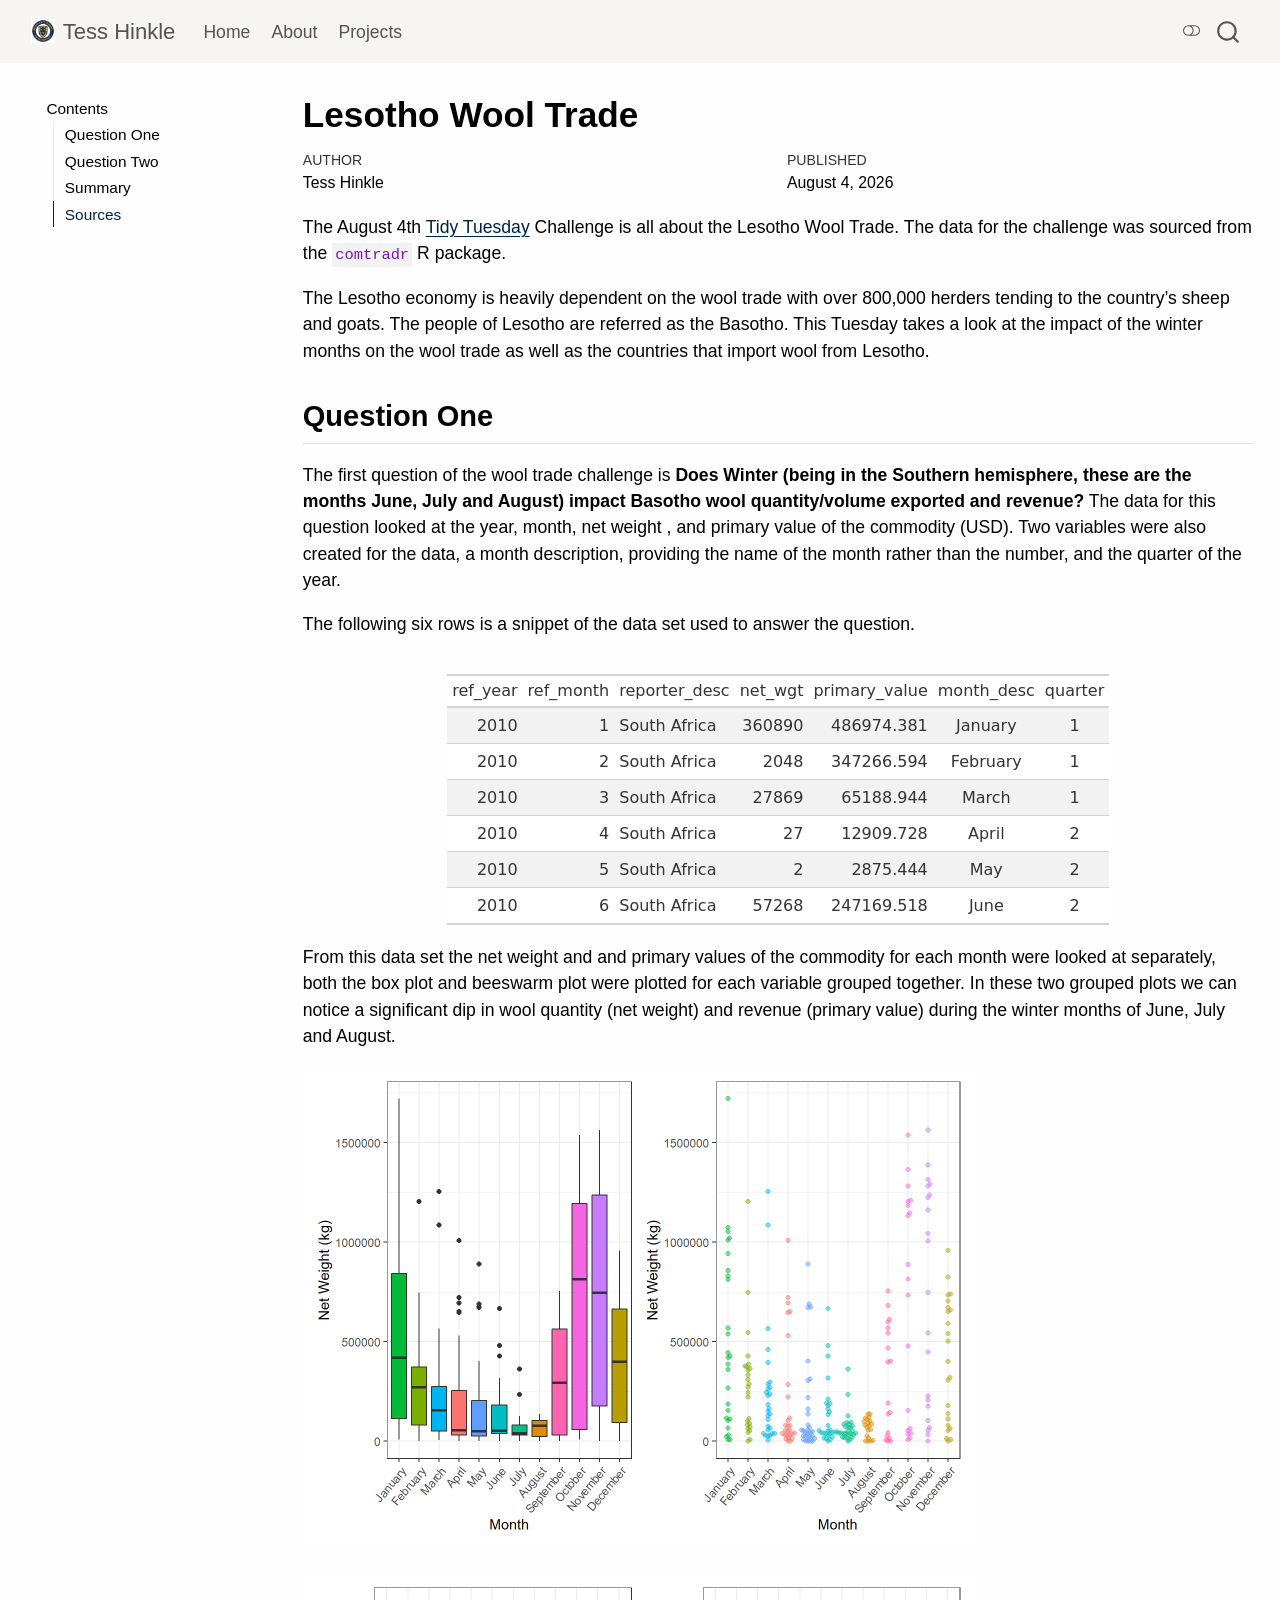
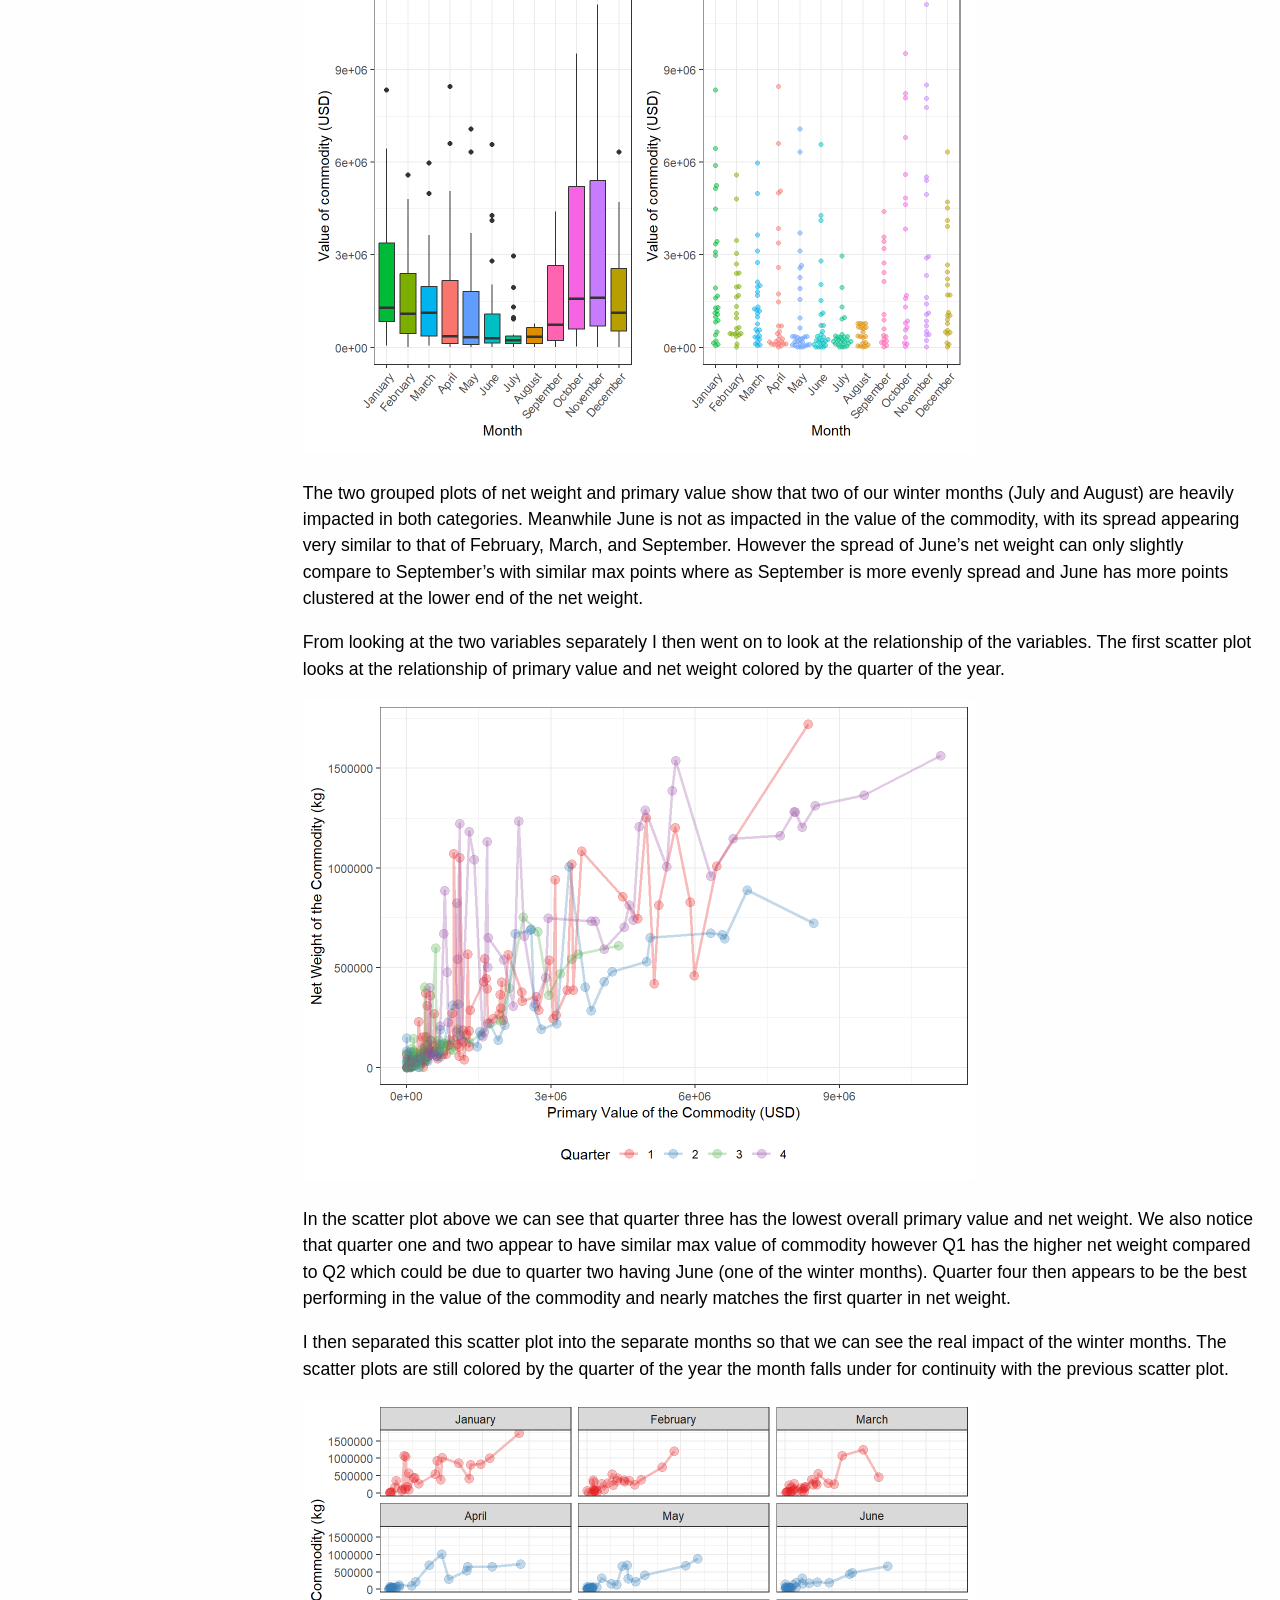
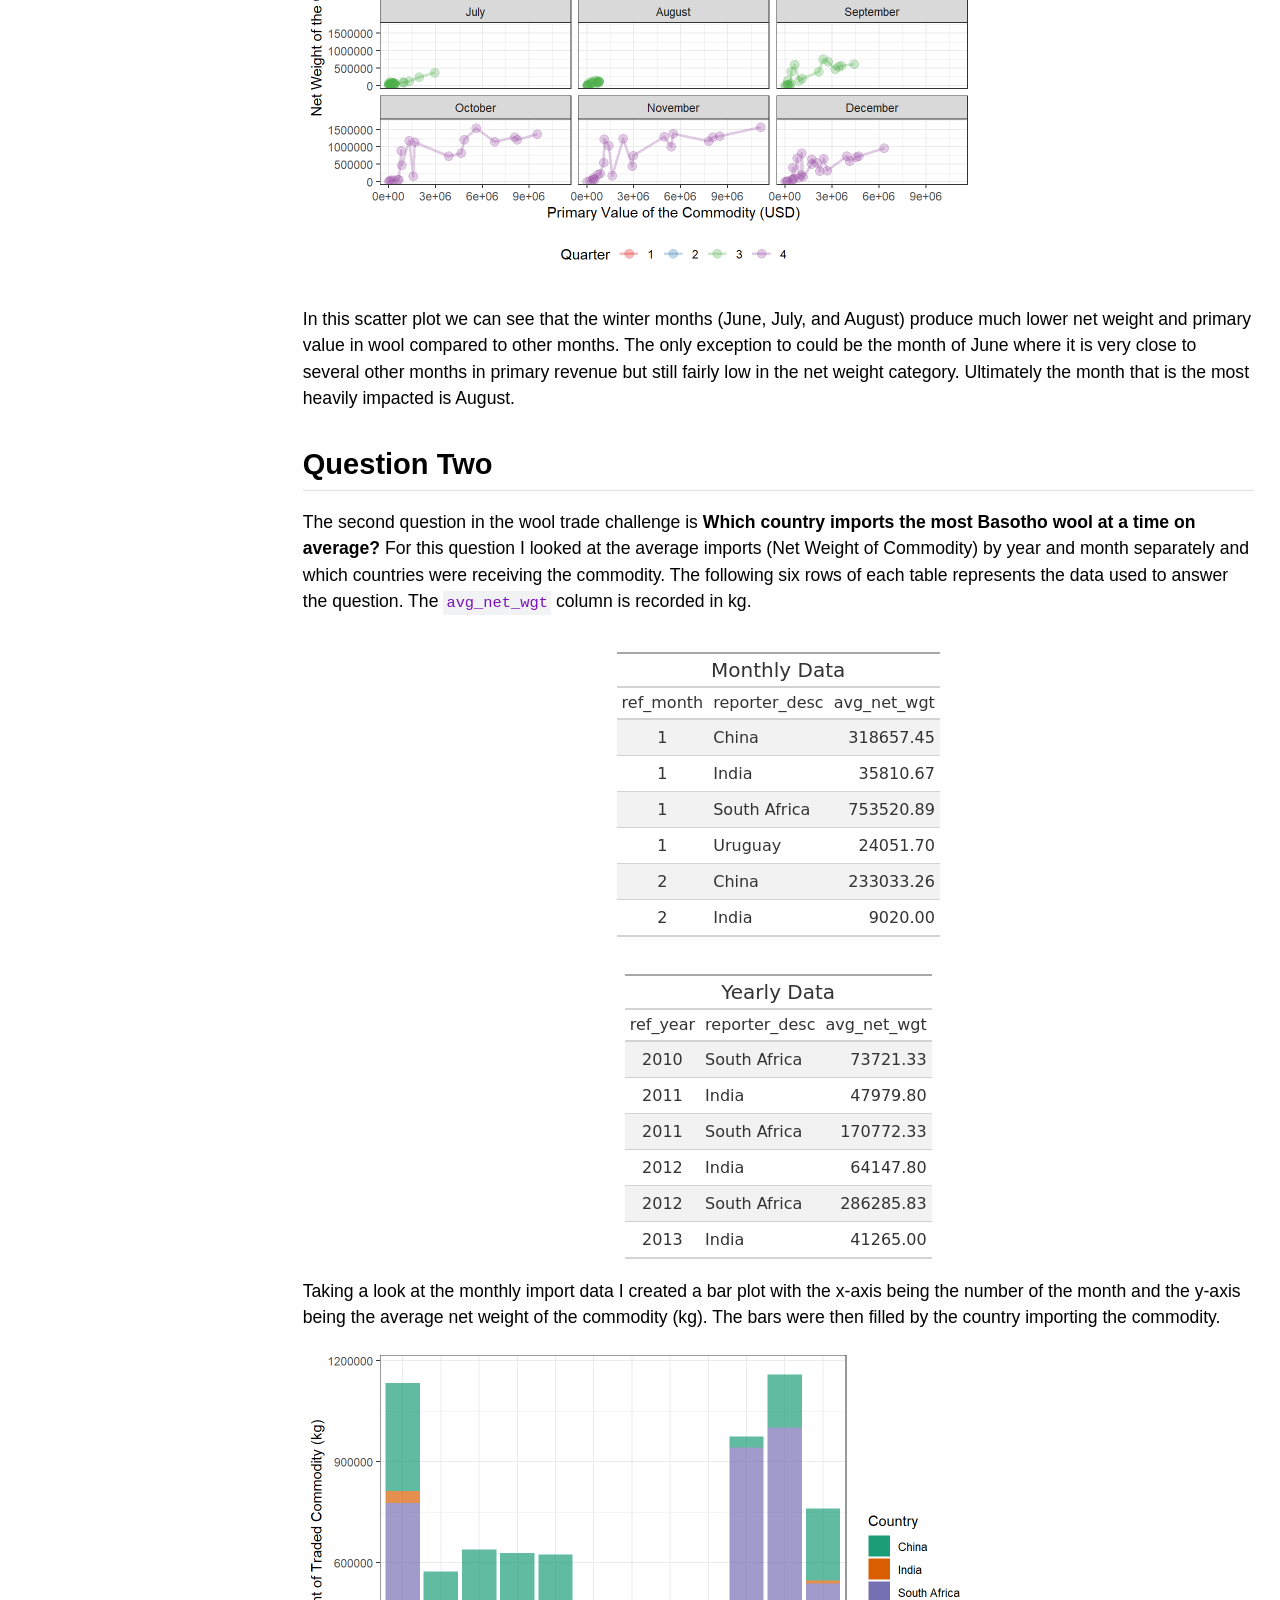
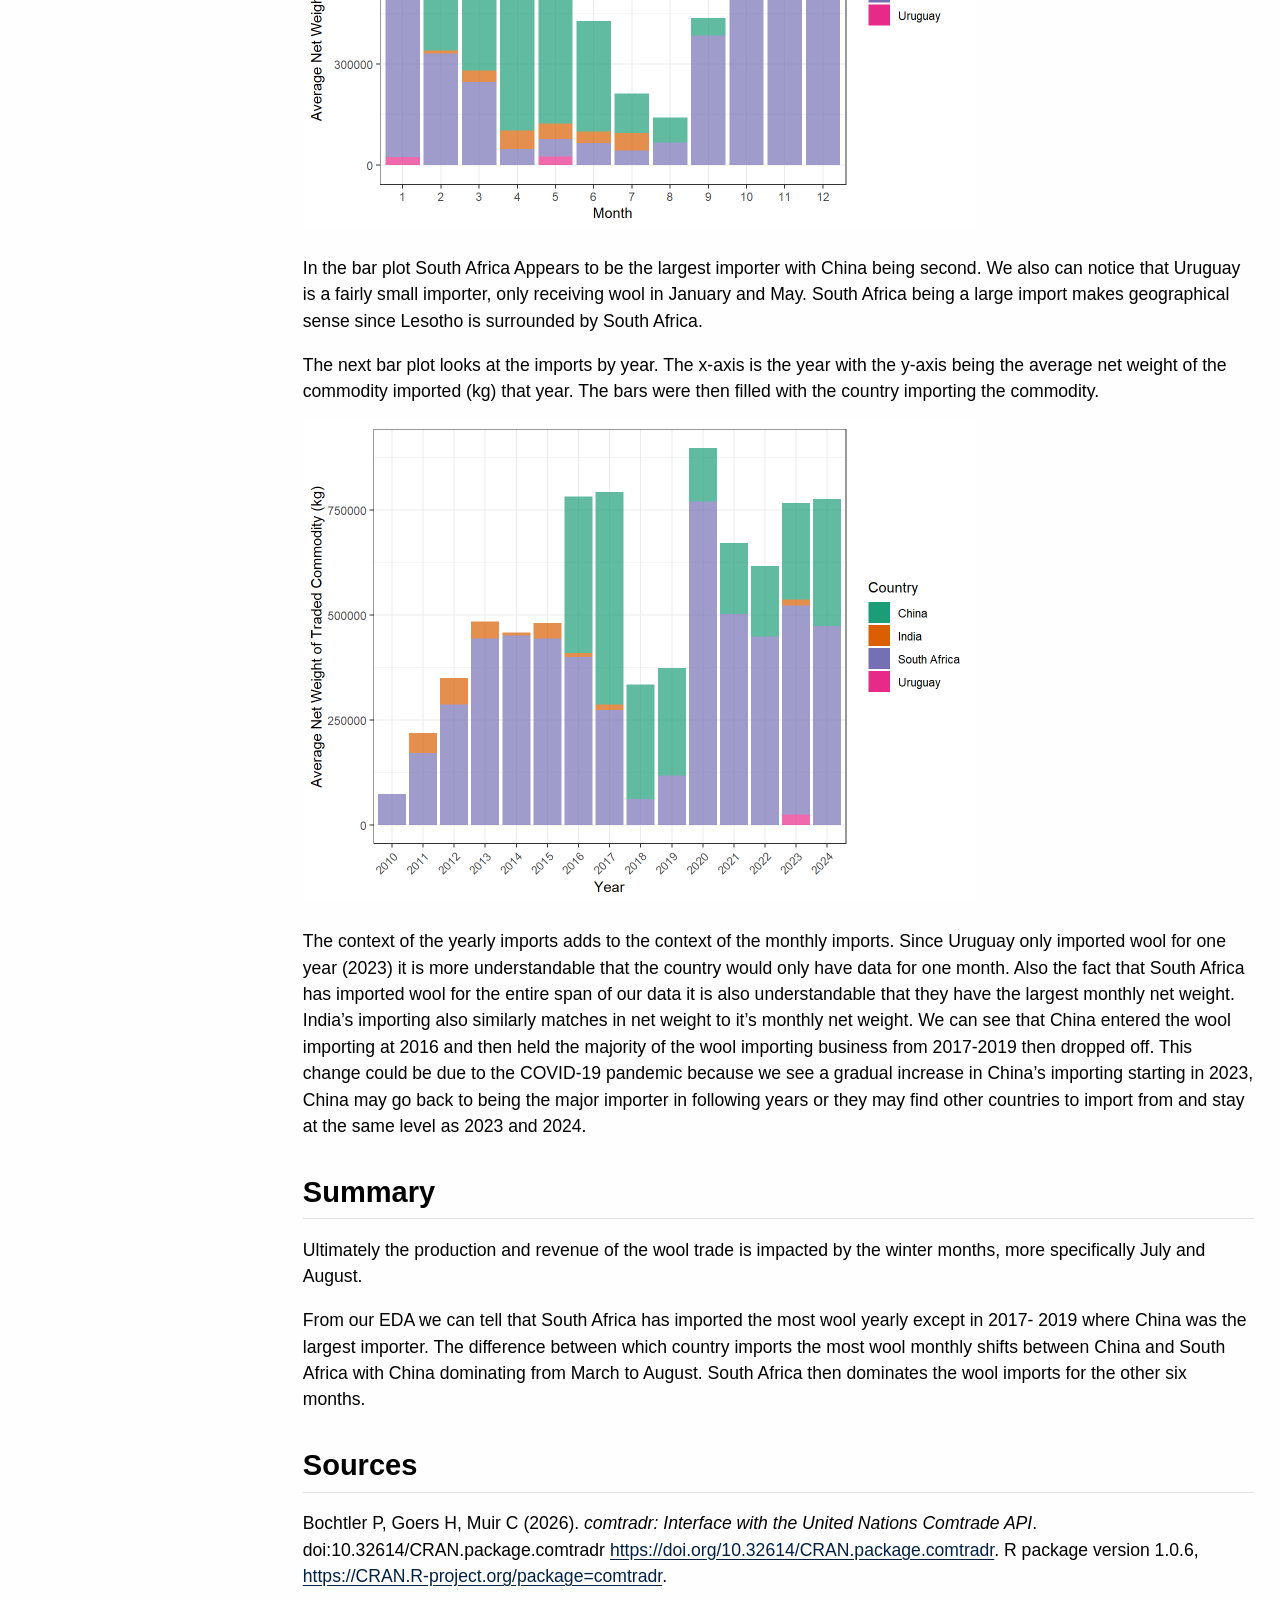
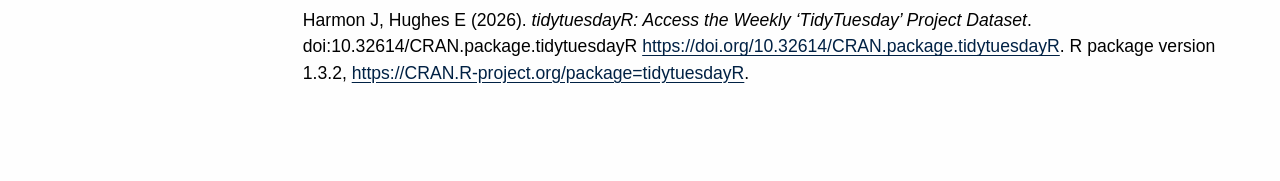
<file: projects/tidytuesday_challenges/Wool.html>
<!DOCTYPE html>
<html xmlns="http://www.w3.org/1999/xhtml" lang="en" xml:lang="en"><head>

<meta charset="utf-8">
<meta name="generator" content="quarto-1.9.37">

<meta name="viewport" content="width=device-width, initial-scale=1.0, user-scalable=yes">

<meta name="author" content="Tess Hinkle">
<meta name="dcterms.date" content="2026-08-04">

<title>Lesotho Wool Trade – Tess Hinkle</title>
<style>
/* Default styles provided by pandoc.
** See https://pandoc.org/MANUAL.html#variables-for-html for config info.
*/
code{white-space: pre-wrap;}
span.smallcaps{font-variant: small-caps;}
div.columns{display: flex; gap: min(4vw, 1.5em);}
div.column{flex: auto; overflow-x: auto;}
div.hanging-indent{margin-left: 1.5em; text-indent: -1.5em;}
ul.task-list{list-style: none;}
ul.task-list li input[type="checkbox"] {
  width: 0.8em;
  margin: 0 0.8em 0.2em -1em; /* quarto-specific, see https://github.com/quarto-dev/quarto-cli/issues/4556 */ 
  vertical-align: middle;
}
</style>


<script src="../../site_libs/quarto-nav/quarto-nav.js"></script>
<script src="../../site_libs/quarto-nav/headroom.min.js"></script>
<script src="../../site_libs/clipboard/clipboard.min.js"></script>
<script src="../../site_libs/quarto-search/autocomplete.umd.js"></script>
<script src="../../site_libs/quarto-search/fuse.min.js"></script>
<script src="../../site_libs/quarto-search/quarto-search.js"></script>
<meta name="quarto:offset" content="../../">
<link href="../../images/MSU_logo.png" rel="icon" type="image/png">
<script src="../../site_libs/quarto-html/quarto.js" type="module"></script>
<script src="../../site_libs/quarto-html/tabsets/tabsets.js" type="module"></script>
<script src="../../site_libs/quarto-html/popper.min.js"></script>
<script src="../../site_libs/quarto-html/tippy.umd.min.js"></script>
<script src="../../site_libs/quarto-html/anchor.min.js"></script>
<link href="../../site_libs/quarto-html/tippy.css" rel="stylesheet">
<link href="../../site_libs/quarto-html/quarto-syntax-highlighting-7f8f88aac4f3542376d5c11b86a4c14d.css" rel="stylesheet" class="quarto-color-scheme" id="quarto-text-highlighting-styles">
<link href="../../site_libs/quarto-html/quarto-syntax-highlighting-dark-d0ae9245876894da5ac7e18953ecc5cc.css" rel="stylesheet" class="quarto-color-scheme quarto-color-alternate" id="quarto-text-highlighting-styles">
<link href="../../site_libs/quarto-html/quarto-syntax-highlighting-7f8f88aac4f3542376d5c11b86a4c14d.css" rel="stylesheet" class="quarto-color-scheme-extra" id="quarto-text-highlighting-styles">
<script src="../../site_libs/bootstrap/bootstrap.min.js"></script>
<link href="../../site_libs/bootstrap/bootstrap-icons.css" rel="stylesheet">
<link href="../../site_libs/bootstrap/bootstrap-8cdba0baa76d1a47a044a97c038303b0.min.css" rel="stylesheet" append-hash="true" class="quarto-color-scheme" id="quarto-bootstrap" data-mode="light">
<link href="../../site_libs/bootstrap/bootstrap-dark-b445c28308c204d7a2548b028a3c86cc.min.css" rel="stylesheet" append-hash="true" class="quarto-color-scheme quarto-color-alternate" id="quarto-bootstrap" data-mode="dark">
<link href="../../site_libs/bootstrap/bootstrap-8cdba0baa76d1a47a044a97c038303b0.min.css" rel="stylesheet" append-hash="true" class="quarto-color-scheme-extra" id="quarto-bootstrap" data-mode="light">
<script id="quarto-search-options" type="application/json">{
  "location": "navbar",
  "copy-button": false,
  "collapse-after": 3,
  "panel-placement": "end",
  "type": "overlay",
  "limit": 50,
  "keyboard-shortcut": [
    "f",
    "/",
    "s"
  ],
  "show-item-context": false,
  "language": {
    "search-no-results-text": "No results",
    "search-matching-documents-text": "matching documents",
    "search-copy-link-title": "Copy link to search",
    "search-hide-matches-text": "Hide additional matches",
    "search-more-match-text": "more match in this document",
    "search-more-matches-text": "more matches in this document",
    "search-clear-button-title": "Clear",
    "search-text-placeholder": "",
    "search-detached-cancel-button-title": "Cancel",
    "search-submit-button-title": "Submit",
    "search-label": "Search"
  }
}</script>


</head>

<body class="floating nav-fixed quarto-light"><script id="quarto-html-before-body" type="application/javascript">
    const toggleBodyColorMode = (bsSheetEl) => {
      const mode = bsSheetEl.getAttribute("data-mode");
      const bodyEl = window.document.querySelector("body");
      if (mode === "dark") {
        bodyEl.classList.add("quarto-dark");
        bodyEl.classList.remove("quarto-light");
      } else {
        bodyEl.classList.add("quarto-light");
        bodyEl.classList.remove("quarto-dark");
      }
    }
    const toggleBodyColorPrimary = () => {
      const bsSheetEl = window.document.querySelector("link#quarto-bootstrap:not([rel=disabled-stylesheet])");
      if (bsSheetEl) {
        toggleBodyColorMode(bsSheetEl);
      }
    }
    const setColorSchemeToggle = (alternate) => {
      const toggles = window.document.querySelectorAll('.quarto-color-scheme-toggle');
      for (let i=0; i < toggles.length; i++) {
        const toggle = toggles[i];
        if (toggle) {
          if (alternate) {
            toggle.classList.add("alternate");
          } else {
            toggle.classList.remove("alternate");
          }
        }
      }
    };
    const toggleColorMode = (alternate) => {
      // Switch the stylesheets
      const primaryStylesheets = window.document.querySelectorAll('link.quarto-color-scheme:not(.quarto-color-alternate)');
      const alternateStylesheets = window.document.querySelectorAll('link.quarto-color-scheme.quarto-color-alternate');
      manageTransitions('#quarto-margin-sidebar .nav-link', false);
      if (alternate) {
        // note: dark is layered on light, we don't disable primary!
        enableStylesheet(alternateStylesheets);
        for (const sheetNode of alternateStylesheets) {
          if (sheetNode.id === "quarto-bootstrap") {
            toggleBodyColorMode(sheetNode);
          }
        }
      } else {
        disableStylesheet(alternateStylesheets);
        enableStylesheet(primaryStylesheets)
        toggleBodyColorPrimary();
      }
      manageTransitions('#quarto-margin-sidebar .nav-link', true);
      // Switch the toggles
      setColorSchemeToggle(alternate)
      // Hack to workaround the fact that safari doesn't
      // properly recolor the scrollbar when toggling (#1455)
      if (navigator.userAgent.indexOf('Safari') > 0 && navigator.userAgent.indexOf('Chrome') == -1) {
        manageTransitions("body", false);
        window.scrollTo(0, 1);
        setTimeout(() => {
          window.scrollTo(0, 0);
          manageTransitions("body", true);
        }, 40);
      }
    }
    const disableStylesheet = (stylesheets) => {
      for (let i=0; i < stylesheets.length; i++) {
        const stylesheet = stylesheets[i];
        stylesheet.rel = 'disabled-stylesheet';
      }
    }
    const enableStylesheet = (stylesheets) => {
      for (let i=0; i < stylesheets.length; i++) {
        const stylesheet = stylesheets[i];
        if(stylesheet.rel !== 'stylesheet') { // for Chrome, which will still FOUC without this check
          stylesheet.rel = 'stylesheet';
        }
      }
    }
    const manageTransitions = (selector, allowTransitions) => {
      const els = window.document.querySelectorAll(selector);
      for (let i=0; i < els.length; i++) {
        const el = els[i];
        if (allowTransitions) {
          el.classList.remove('notransition');
        } else {
          el.classList.add('notransition');
        }
      }
    }
    const isFileUrl = () => {
      return window.location.protocol === 'file:';
    }
    const hasAlternateSentinel = () => {
      let styleSentinel = getColorSchemeSentinel();
      if (styleSentinel !== null) {
        return styleSentinel === "alternate";
      } else {
        return false;
      }
    }
    const setStyleSentinel = (alternate) => {
      const value = alternate ? "alternate" : "default";
      if (!isFileUrl()) {
        window.localStorage.setItem("quarto-color-scheme", value);
      } else {
        localAlternateSentinel = value;
      }
    }
    const getColorSchemeSentinel = () => {
      if (!isFileUrl()) {
        const storageValue = window.localStorage.getItem("quarto-color-scheme");
        return storageValue != null ? storageValue : localAlternateSentinel;
      } else {
        return localAlternateSentinel;
      }
    }
    const toggleGiscusIfUsed = (isAlternate, darkModeDefault) => {
      const baseTheme = document.querySelector('#giscus-base-theme')?.value ?? 'light';
      const alternateTheme = document.querySelector('#giscus-alt-theme')?.value ?? 'dark';
      let newTheme = '';
      if(authorPrefersDark) {
        newTheme = isAlternate ? baseTheme : alternateTheme;
      } else {
        newTheme = isAlternate ? alternateTheme : baseTheme;
      }
      const changeGiscusTheme = () => {
        // From: https://github.com/giscus/giscus/issues/336
        const sendMessage = (message) => {
          const iframe = document.querySelector('iframe.giscus-frame');
          if (!iframe) return;
          iframe.contentWindow.postMessage({ giscus: message }, 'https://giscus.app');
        }
        sendMessage({
          setConfig: {
            theme: newTheme
          }
        });
      }
      const isGiscussLoaded = window.document.querySelector('iframe.giscus-frame') !== null;
      if (isGiscussLoaded) {
        changeGiscusTheme();
      }
    };
    const authorPrefersDark = false;
    const darkModeDefault = authorPrefersDark;
      document.querySelector('link#quarto-text-highlighting-styles.quarto-color-scheme-extra').rel = 'disabled-stylesheet';
      document.querySelector('link#quarto-bootstrap.quarto-color-scheme-extra').rel = 'disabled-stylesheet';
    let localAlternateSentinel = darkModeDefault ? 'alternate' : 'default';
    // Dark / light mode switch
    window.quartoToggleColorScheme = () => {
      // Read the current dark / light value
      let toAlternate = !hasAlternateSentinel();
      toggleColorMode(toAlternate);
      setStyleSentinel(toAlternate);
      toggleGiscusIfUsed(toAlternate, darkModeDefault);
      window.dispatchEvent(new Event('resize'));
    };
    // Switch to dark mode if need be
    if (hasAlternateSentinel()) {
      toggleColorMode(true);
    } else {
      toggleColorMode(false);
    }
  </script>

<div id="quarto-search-results"></div>
  <header id="quarto-header" class="headroom fixed-top">
    <nav class="navbar navbar-expand-lg " data-bs-theme="dark">
      <div class="navbar-container container-fluid">
      <div class="navbar-brand-container mx-auto">
    <a href="../../index.html" class="navbar-brand navbar-brand-logo">
    <img src="../../images/MSU_logo.png" alt="" class="navbar-logo light-content">
    <img src="../../images/MSU_logo.png" alt="" class="navbar-logo dark-content">
    </a>
    <a class="navbar-brand" href="../../index.html">
    <span class="navbar-title">Tess Hinkle</span>
    </a>
  </div>
            <div id="quarto-search" class="" title="Search"></div>
          <button class="navbar-toggler" type="button" data-bs-toggle="collapse" data-bs-target="#navbarCollapse" aria-controls="navbarCollapse" role="menu" aria-expanded="false" aria-label="Toggle navigation" onclick="if (window.quartoToggleHeadroom) { window.quartoToggleHeadroom(); }">
  <span class="navbar-toggler-icon"></span>
</button>
          <div class="collapse navbar-collapse" id="navbarCollapse">
            <ul class="navbar-nav navbar-nav-scroll me-auto">
  <li class="nav-item">
    <a class="nav-link" href="../../index.html"> 
<span class="menu-text">Home</span></a>
  </li>  
  <li class="nav-item">
    <a class="nav-link" href="../../about.html"> 
<span class="menu-text">About</span></a>
  </li>  
  <li class="nav-item">
    <a class="nav-link" href="../../projects.html"> 
<span class="menu-text">Projects</span></a>
  </li>  
</ul>
          </div> <!-- /navcollapse -->
            <div class="quarto-navbar-tools">
  <a href="" class="quarto-color-scheme-toggle quarto-navigation-tool  px-1" onclick="window.quartoToggleColorScheme(); return false;" title="Toggle dark mode"><i class="bi"></i></a>
</div>
      </div> <!-- /container-fluid -->
    </nav>
</header>
<!-- content -->
<div id="quarto-content" class="quarto-container page-columns page-rows-contents page-layout-full page-navbar">
<!-- sidebar -->
  <nav id="quarto-sidebar" class="sidebar collapse collapse-horizontal quarto-sidebar-collapse-item sidebar-navigation floating overflow-auto">
    <nav id="TOC" role="doc-toc" class="toc-active">
    <h2 id="toc-title">Contents</h2>
   
  <ul>
  <li><a href="#question-one" id="toc-question-one" class="nav-link active" data-scroll-target="#question-one">Question One</a></li>
  <li><a href="#question-two" id="toc-question-two" class="nav-link" data-scroll-target="#question-two">Question Two</a></li>
  <li><a href="#summary" id="toc-summary" class="nav-link" data-scroll-target="#summary">Summary</a></li>
  <li><a href="#sources" id="toc-sources" class="nav-link" data-scroll-target="#sources">Sources</a></li>
  </ul>
</nav>
</nav>
<div id="quarto-sidebar-glass" class="quarto-sidebar-collapse-item" data-bs-toggle="collapse" data-bs-target=".quarto-sidebar-collapse-item"></div>
<!-- margin-sidebar -->
    <div id="quarto-margin-sidebar" class="sidebar margin-sidebar zindex-bottom">
    </div>
<!-- main -->
<main class="content column-page-right" id="quarto-document-content">


<header id="title-block-header" class="quarto-title-block default">
<div class="quarto-title">
<h1 class="title">Lesotho Wool Trade</h1>
</div>



<div class="quarto-title-meta column-page-right">

    <div>
    <div class="quarto-title-meta-heading">Author</div>
    <div class="quarto-title-meta-contents">
             <p>Tess Hinkle </p>
          </div>
  </div>
    
    <div>
    <div class="quarto-title-meta-heading">Published</div>
    <div class="quarto-title-meta-contents">
      <p class="date">August 4, 2026</p>
    </div>
  </div>
  
    
  </div>
  


</header>


<p>The August 4th <a href="https://github.com/rfordatascience/tidytuesday/blob/main/data/2026/2026-08-04/readme.md">Tidy Tuesday</a> Challenge is all about the Lesotho Wool Trade. The data for the challenge was sourced from the <code>comtradr</code> R package.</p>
<p>The Lesotho economy is heavily dependent on the wool trade with over 800,000 herders tending to the country’s sheep and goats. The people of Lesotho are referred as the Basotho. This Tuesday takes a look at the impact of the winter months on the wool trade as well as the countries that import wool from Lesotho.</p>
<section id="question-one" class="level2">
<h2 class="anchored" data-anchor-id="question-one">Question One</h2>
<p>The first question of the wool trade challenge is <strong>Does Winter (being in the Southern hemisphere, these are the months June, July and August) impact Basotho wool quantity/volume exported and revenue?</strong> The data for this question looked at the year, month, net weight , and primary value of the commodity (USD). Two variables were also created for the data, a month description, providing the name of the month rather than the number, and the quarter of the year.</p>
<p>The following six rows is a snippet of the data set used to answer the question.</p>
<div class="cell">
<div class="cell-output-display">
<div id="fhjfzdcfsj" style="padding-left:0px;padding-right:0px;padding-top:10px;padding-bottom:10px;overflow-x:auto;overflow-y:auto;width:auto;height:auto;">
<style>#fhjfzdcfsj table {
  font-family: system-ui, 'Segoe UI', Roboto, Helvetica, Arial, sans-serif, 'Apple Color Emoji', 'Segoe UI Emoji', 'Segoe UI Symbol', 'Noto Color Emoji';
  -webkit-font-smoothing: antialiased;
  -moz-osx-font-smoothing: grayscale;
}

#fhjfzdcfsj thead, #fhjfzdcfsj tbody, #fhjfzdcfsj tfoot, #fhjfzdcfsj tr, #fhjfzdcfsj td, #fhjfzdcfsj th {
  border-style: none;
}

#fhjfzdcfsj p {
  margin: 0;
  padding: 0;
}

#fhjfzdcfsj .gt_table {
  display: table;
  border-collapse: collapse;
  line-height: normal;
  margin-left: auto;
  margin-right: auto;
  color: #333333;
  font-size: 16px;
  font-weight: normal;
  font-style: normal;
  background-color: #FFFFFF;
  width: auto;
  border-top-style: solid;
  border-top-width: 2px;
  border-top-color: #A8A8A8;
  border-right-style: none;
  border-right-width: 2px;
  border-right-color: #D3D3D3;
  border-bottom-style: solid;
  border-bottom-width: 2px;
  border-bottom-color: #A8A8A8;
  border-left-style: none;
  border-left-width: 2px;
  border-left-color: #D3D3D3;
}

#fhjfzdcfsj .gt_caption {
  padding-top: 4px;
  padding-bottom: 4px;
}

#fhjfzdcfsj .gt_title {
  color: #333333;
  font-size: 125%;
  font-weight: initial;
  padding-top: 4px;
  padding-bottom: 4px;
  padding-left: 5px;
  padding-right: 5px;
  border-bottom-color: #FFFFFF;
  border-bottom-width: 0;
}

#fhjfzdcfsj .gt_subtitle {
  color: #333333;
  font-size: 85%;
  font-weight: initial;
  padding-top: 3px;
  padding-bottom: 5px;
  padding-left: 5px;
  padding-right: 5px;
  border-top-color: #FFFFFF;
  border-top-width: 0;
}

#fhjfzdcfsj .gt_heading {
  background-color: #FFFFFF;
  text-align: center;
  border-bottom-color: #FFFFFF;
  border-left-style: none;
  border-left-width: 1px;
  border-left-color: #D3D3D3;
  border-right-style: none;
  border-right-width: 1px;
  border-right-color: #D3D3D3;
}

#fhjfzdcfsj .gt_bottom_border {
  border-bottom-style: solid;
  border-bottom-width: 2px;
  border-bottom-color: #D3D3D3;
}

#fhjfzdcfsj .gt_col_headings {
  border-top-style: solid;
  border-top-width: 2px;
  border-top-color: #D3D3D3;
  border-bottom-style: solid;
  border-bottom-width: 2px;
  border-bottom-color: #D3D3D3;
  border-left-style: none;
  border-left-width: 1px;
  border-left-color: #D3D3D3;
  border-right-style: none;
  border-right-width: 1px;
  border-right-color: #D3D3D3;
}

#fhjfzdcfsj .gt_col_heading {
  color: #333333;
  background-color: #FFFFFF;
  font-size: 100%;
  font-weight: normal;
  text-transform: inherit;
  border-left-style: none;
  border-left-width: 1px;
  border-left-color: #D3D3D3;
  border-right-style: none;
  border-right-width: 1px;
  border-right-color: #D3D3D3;
  vertical-align: bottom;
  padding-top: 5px;
  padding-bottom: 6px;
  padding-left: 5px;
  padding-right: 5px;
  overflow-x: hidden;
}

#fhjfzdcfsj .gt_column_spanner_outer {
  color: #333333;
  background-color: #FFFFFF;
  font-size: 100%;
  font-weight: normal;
  text-transform: inherit;
  padding-top: 0;
  padding-bottom: 0;
  padding-left: 4px;
  padding-right: 4px;
}

#fhjfzdcfsj .gt_column_spanner_outer:first-child {
  padding-left: 0;
}

#fhjfzdcfsj .gt_column_spanner_outer:last-child {
  padding-right: 0;
}

#fhjfzdcfsj .gt_column_spanner {
  border-bottom-style: solid;
  border-bottom-width: 2px;
  border-bottom-color: #D3D3D3;
  vertical-align: bottom;
  padding-top: 5px;
  padding-bottom: 5px;
  overflow-x: hidden;
  display: inline-block;
  width: 100%;
}

#fhjfzdcfsj .gt_spanner_row {
  border-bottom-style: hidden;
}

#fhjfzdcfsj .gt_group_heading {
  padding-top: 8px;
  padding-bottom: 8px;
  padding-left: 5px;
  padding-right: 5px;
  color: #333333;
  background-color: #FFFFFF;
  font-size: 100%;
  font-weight: initial;
  text-transform: inherit;
  border-top-style: solid;
  border-top-width: 2px;
  border-top-color: #D3D3D3;
  border-bottom-style: solid;
  border-bottom-width: 2px;
  border-bottom-color: #D3D3D3;
  border-left-style: none;
  border-left-width: 1px;
  border-left-color: #D3D3D3;
  border-right-style: none;
  border-right-width: 1px;
  border-right-color: #D3D3D3;
  vertical-align: middle;
  text-align: left;
}

#fhjfzdcfsj .gt_empty_group_heading {
  padding: 0.5px;
  color: #333333;
  background-color: #FFFFFF;
  font-size: 100%;
  font-weight: initial;
  border-top-style: solid;
  border-top-width: 2px;
  border-top-color: #D3D3D3;
  border-bottom-style: solid;
  border-bottom-width: 2px;
  border-bottom-color: #D3D3D3;
  vertical-align: middle;
}

#fhjfzdcfsj .gt_from_md > :first-child {
  margin-top: 0;
}

#fhjfzdcfsj .gt_from_md > :last-child {
  margin-bottom: 0;
}

#fhjfzdcfsj .gt_row {
  padding-top: 8px;
  padding-bottom: 8px;
  padding-left: 5px;
  padding-right: 5px;
  margin: 10px;
  border-top-style: solid;
  border-top-width: 1px;
  border-top-color: #D3D3D3;
  border-left-style: none;
  border-left-width: 1px;
  border-left-color: #D3D3D3;
  border-right-style: none;
  border-right-width: 1px;
  border-right-color: #D3D3D3;
  vertical-align: middle;
  overflow-x: hidden;
}

#fhjfzdcfsj .gt_stub {
  color: #333333;
  background-color: #FFFFFF;
  font-size: 100%;
  font-weight: initial;
  text-transform: inherit;
  border-right-style: solid;
  border-right-width: 2px;
  border-right-color: #D3D3D3;
  padding-left: 5px;
  padding-right: 5px;
}

#fhjfzdcfsj .gt_stub_row_group {
  color: #333333;
  background-color: #FFFFFF;
  font-size: 100%;
  font-weight: initial;
  text-transform: inherit;
  border-right-style: solid;
  border-right-width: 2px;
  border-right-color: #D3D3D3;
  padding-left: 5px;
  padding-right: 5px;
  vertical-align: top;
}

#fhjfzdcfsj .gt_row_group_first td {
  border-top-width: 2px;
}

#fhjfzdcfsj .gt_row_group_first th {
  border-top-width: 2px;
}

#fhjfzdcfsj .gt_summary_row {
  color: #333333;
  background-color: #FFFFFF;
  text-transform: inherit;
  padding-top: 8px;
  padding-bottom: 8px;
  padding-left: 5px;
  padding-right: 5px;
}

#fhjfzdcfsj .gt_first_summary_row {
  border-top-style: solid;
  border-top-color: #D3D3D3;
}

#fhjfzdcfsj .gt_first_summary_row.thick {
  border-top-width: 2px;
}

#fhjfzdcfsj .gt_last_summary_row {
  padding-top: 8px;
  padding-bottom: 8px;
  padding-left: 5px;
  padding-right: 5px;
  border-bottom-style: solid;
  border-bottom-width: 2px;
  border-bottom-color: #D3D3D3;
}

#fhjfzdcfsj .gt_grand_summary_row {
  color: #333333;
  background-color: #FFFFFF;
  text-transform: inherit;
  padding-top: 8px;
  padding-bottom: 8px;
  padding-left: 5px;
  padding-right: 5px;
}

#fhjfzdcfsj .gt_first_grand_summary_row {
  padding-top: 8px;
  padding-bottom: 8px;
  padding-left: 5px;
  padding-right: 5px;
  border-top-style: double;
  border-top-width: 6px;
  border-top-color: #D3D3D3;
}

#fhjfzdcfsj .gt_last_grand_summary_row_top {
  padding-top: 8px;
  padding-bottom: 8px;
  padding-left: 5px;
  padding-right: 5px;
  border-bottom-style: double;
  border-bottom-width: 6px;
  border-bottom-color: #D3D3D3;
}

#fhjfzdcfsj .gt_striped {
  background-color: rgba(128, 128, 128, 0.05);
}

#fhjfzdcfsj .gt_table_body {
  border-top-style: solid;
  border-top-width: 2px;
  border-top-color: #D3D3D3;
  border-bottom-style: solid;
  border-bottom-width: 2px;
  border-bottom-color: #D3D3D3;
}

#fhjfzdcfsj .gt_footnotes {
  color: #333333;
  background-color: #FFFFFF;
  border-bottom-style: none;
  border-bottom-width: 2px;
  border-bottom-color: #D3D3D3;
  border-left-style: none;
  border-left-width: 2px;
  border-left-color: #D3D3D3;
  border-right-style: none;
  border-right-width: 2px;
  border-right-color: #D3D3D3;
}

#fhjfzdcfsj .gt_footnote {
  margin: 0px;
  font-size: 90%;
  padding-top: 4px;
  padding-bottom: 4px;
  padding-left: 5px;
  padding-right: 5px;
}

#fhjfzdcfsj .gt_sourcenotes {
  color: #333333;
  background-color: #FFFFFF;
  border-bottom-style: none;
  border-bottom-width: 2px;
  border-bottom-color: #D3D3D3;
  border-left-style: none;
  border-left-width: 2px;
  border-left-color: #D3D3D3;
  border-right-style: none;
  border-right-width: 2px;
  border-right-color: #D3D3D3;
}

#fhjfzdcfsj .gt_sourcenote {
  font-size: 90%;
  padding-top: 4px;
  padding-bottom: 4px;
  padding-left: 5px;
  padding-right: 5px;
}

#fhjfzdcfsj .gt_left {
  text-align: left;
}

#fhjfzdcfsj .gt_center {
  text-align: center;
}

#fhjfzdcfsj .gt_right {
  text-align: right;
  font-variant-numeric: tabular-nums;
}

#fhjfzdcfsj .gt_font_normal {
  font-weight: normal;
}

#fhjfzdcfsj .gt_font_bold {
  font-weight: bold;
}

#fhjfzdcfsj .gt_font_italic {
  font-style: italic;
}

#fhjfzdcfsj .gt_super {
  font-size: 65%;
}

#fhjfzdcfsj .gt_footnote_marks {
  font-size: 75%;
  vertical-align: 0.4em;
  position: initial;
}

#fhjfzdcfsj .gt_asterisk {
  font-size: 100%;
  vertical-align: 0;
}

#fhjfzdcfsj .gt_indent_1 {
  text-indent: 5px;
}

#fhjfzdcfsj .gt_indent_2 {
  text-indent: 10px;
}

#fhjfzdcfsj .gt_indent_3 {
  text-indent: 15px;
}

#fhjfzdcfsj .gt_indent_4 {
  text-indent: 20px;
}

#fhjfzdcfsj .gt_indent_5 {
  text-indent: 25px;
}

#fhjfzdcfsj .katex-display {
  display: inline-flex !important;
  margin-bottom: 0.75em !important;
}

#fhjfzdcfsj div.Reactable > div.rt-table > div.rt-thead > div.rt-tr.rt-tr-group-header > div.rt-th-group:after {
  height: 0px !important;
}
</style>

<table class="gt_table caption-top table table-sm table-striped small" data-quarto-bootstrap="false">
<thead>
<tr class="gt_col_headings header">
<th id="ref_year" class="gt_col_heading gt_columns_bottom_border gt_right" data-quarto-table-cell-role="th" scope="col">ref_year</th>
<th id="ref_month" class="gt_col_heading gt_columns_bottom_border gt_right" data-quarto-table-cell-role="th" scope="col">ref_month</th>
<th id="reporter_desc" class="gt_col_heading gt_columns_bottom_border gt_left" data-quarto-table-cell-role="th" scope="col">reporter_desc</th>
<th id="net_wgt" class="gt_col_heading gt_columns_bottom_border gt_right" data-quarto-table-cell-role="th" scope="col">net_wgt</th>
<th id="primary_value" class="gt_col_heading gt_columns_bottom_border gt_right" data-quarto-table-cell-role="th" scope="col">primary_value</th>
<th id="month_desc" class="gt_col_heading gt_columns_bottom_border gt_center" data-quarto-table-cell-role="th" scope="col">month_desc</th>
<th id="quarter" class="gt_col_heading gt_columns_bottom_border gt_center" data-quarto-table-cell-role="th" scope="col">quarter</th>
</tr>
</thead>
<tbody class="gt_table_body">
<tr class="odd">
<td class="gt_row gt_right" headers="ref_year">2010</td>
<td class="gt_row gt_right" headers="ref_month">1</td>
<td class="gt_row gt_left" headers="reporter_desc">South Africa</td>
<td class="gt_row gt_right" headers="net_wgt">360890</td>
<td class="gt_row gt_right" headers="primary_value">486974.381</td>
<td class="gt_row gt_center" headers="month_desc">January</td>
<td class="gt_row gt_center" headers="quarter">1</td>
</tr>
<tr class="even">
<td class="gt_row gt_right" headers="ref_year">2010</td>
<td class="gt_row gt_right" headers="ref_month">2</td>
<td class="gt_row gt_left" headers="reporter_desc">South Africa</td>
<td class="gt_row gt_right" headers="net_wgt">2048</td>
<td class="gt_row gt_right" headers="primary_value">347266.594</td>
<td class="gt_row gt_center" headers="month_desc">February</td>
<td class="gt_row gt_center" headers="quarter">1</td>
</tr>
<tr class="odd">
<td class="gt_row gt_right" headers="ref_year">2010</td>
<td class="gt_row gt_right" headers="ref_month">3</td>
<td class="gt_row gt_left" headers="reporter_desc">South Africa</td>
<td class="gt_row gt_right" headers="net_wgt">27869</td>
<td class="gt_row gt_right" headers="primary_value">65188.944</td>
<td class="gt_row gt_center" headers="month_desc">March</td>
<td class="gt_row gt_center" headers="quarter">1</td>
</tr>
<tr class="even">
<td class="gt_row gt_right" headers="ref_year">2010</td>
<td class="gt_row gt_right" headers="ref_month">4</td>
<td class="gt_row gt_left" headers="reporter_desc">South Africa</td>
<td class="gt_row gt_right" headers="net_wgt">27</td>
<td class="gt_row gt_right" headers="primary_value">12909.728</td>
<td class="gt_row gt_center" headers="month_desc">April</td>
<td class="gt_row gt_center" headers="quarter">2</td>
</tr>
<tr class="odd">
<td class="gt_row gt_right" headers="ref_year">2010</td>
<td class="gt_row gt_right" headers="ref_month">5</td>
<td class="gt_row gt_left" headers="reporter_desc">South Africa</td>
<td class="gt_row gt_right" headers="net_wgt">2</td>
<td class="gt_row gt_right" headers="primary_value">2875.444</td>
<td class="gt_row gt_center" headers="month_desc">May</td>
<td class="gt_row gt_center" headers="quarter">2</td>
</tr>
<tr class="even">
<td class="gt_row gt_right" headers="ref_year">2010</td>
<td class="gt_row gt_right" headers="ref_month">6</td>
<td class="gt_row gt_left" headers="reporter_desc">South Africa</td>
<td class="gt_row gt_right" headers="net_wgt">57268</td>
<td class="gt_row gt_right" headers="primary_value">247169.518</td>
<td class="gt_row gt_center" headers="month_desc">June</td>
<td class="gt_row gt_center" headers="quarter">2</td>
</tr>
</tbody>
</table>

</div>
</div>
</div>
<p>From this data set the net weight and and primary values of the commodity for each month were looked at separately, both the box plot and beeswarm plot were plotted for each variable grouped together. In these two grouped plots we can notice a significant dip in wool quantity (net weight) and revenue (primary value) during the winter months of June, July and August.</p>
<div class="cell">
<div class="cell-output-display">
<div>
<figure class="figure">
<p><img src="Wool_files/figure-html/unnamed-chunk-3-1.png" class="img-fluid figure-img" width="672"></p>
</figure>
</div>
</div>
<div class="cell-output-display">
<div>
<figure class="figure">
<p><img src="Wool_files/figure-html/unnamed-chunk-3-2.png" class="img-fluid figure-img" width="672"></p>
</figure>
</div>
</div>
</div>
<p>The two grouped plots of net weight and primary value show that two of our winter months (July and August) are heavily impacted in both categories. Meanwhile June is not as impacted in the value of the commodity, with its spread appearing very similar to that of February, March, and September. However the spread of June’s net weight can only slightly compare to September’s with similar max points where as September is more evenly spread and June has more points clustered at the lower end of the net weight.</p>
<p>From looking at the two variables separately I then went on to look at the relationship of the variables. The first scatter plot looks at the relationship of primary value and net weight colored by the quarter of the year.</p>
<div class="cell">
<div class="cell-output-display">
<div>
<figure class="figure">
<p><img src="Wool_files/figure-html/unnamed-chunk-4-1.png" class="img-fluid figure-img" width="672"></p>
</figure>
</div>
</div>
</div>
<p>In the scatter plot above we can see that quarter three has the lowest overall primary value and net weight. We also notice that quarter one and two appear to have similar max value of commodity however Q1 has the higher net weight compared to Q2 which could be due to quarter two having June (one of the winter months). Quarter four then appears to be the best performing in the value of the commodity and nearly matches the first quarter in net weight.</p>
<p>I then separated this scatter plot into the separate months so that we can see the real impact of the winter months. The scatter plots are still colored by the quarter of the year the month falls under for continuity with the previous scatter plot.</p>
<div class="cell">
<div class="cell-output-display">
<div>
<figure class="figure">
<p><img src="Wool_files/figure-html/unnamed-chunk-5-1.png" class="img-fluid figure-img" width="672"></p>
</figure>
</div>
</div>
</div>
<p>In this scatter plot we can see that the winter months (June, July, and August) produce much lower net weight and primary value in wool compared to other months. The only exception to could be the month of June where it is very close to several other months in primary revenue but still fairly low in the net weight category. Ultimately the month that is the most heavily impacted is August.</p>
</section>
<section id="question-two" class="level2">
<h2 class="anchored" data-anchor-id="question-two">Question Two</h2>
<p>The second question in the wool trade challenge is <strong>Which country imports the most Basotho wool at a time on average?</strong> For this question I looked at the average imports (Net Weight of Commodity) by year and month separately and which countries were receiving the commodity. The following six rows of each table represents the data used to answer the question. The <code>avg_net_wgt</code> column is recorded in kg.</p>
<div class="cell">
<div class="cell-output-display">
<div id="pyqvurfjxm" style="padding-left:0px;padding-right:0px;padding-top:10px;padding-bottom:10px;overflow-x:auto;overflow-y:auto;width:auto;height:auto;">
<style>#pyqvurfjxm table {
  font-family: system-ui, 'Segoe UI', Roboto, Helvetica, Arial, sans-serif, 'Apple Color Emoji', 'Segoe UI Emoji', 'Segoe UI Symbol', 'Noto Color Emoji';
  -webkit-font-smoothing: antialiased;
  -moz-osx-font-smoothing: grayscale;
}

#pyqvurfjxm thead, #pyqvurfjxm tbody, #pyqvurfjxm tfoot, #pyqvurfjxm tr, #pyqvurfjxm td, #pyqvurfjxm th {
  border-style: none;
}

#pyqvurfjxm p {
  margin: 0;
  padding: 0;
}

#pyqvurfjxm .gt_table {
  display: table;
  border-collapse: collapse;
  line-height: normal;
  margin-left: auto;
  margin-right: auto;
  color: #333333;
  font-size: 16px;
  font-weight: normal;
  font-style: normal;
  background-color: #FFFFFF;
  width: auto;
  border-top-style: solid;
  border-top-width: 2px;
  border-top-color: #A8A8A8;
  border-right-style: none;
  border-right-width: 2px;
  border-right-color: #D3D3D3;
  border-bottom-style: solid;
  border-bottom-width: 2px;
  border-bottom-color: #A8A8A8;
  border-left-style: none;
  border-left-width: 2px;
  border-left-color: #D3D3D3;
}

#pyqvurfjxm .gt_caption {
  padding-top: 4px;
  padding-bottom: 4px;
}

#pyqvurfjxm .gt_title {
  color: #333333;
  font-size: 125%;
  font-weight: initial;
  padding-top: 4px;
  padding-bottom: 4px;
  padding-left: 5px;
  padding-right: 5px;
  border-bottom-color: #FFFFFF;
  border-bottom-width: 0;
}

#pyqvurfjxm .gt_subtitle {
  color: #333333;
  font-size: 85%;
  font-weight: initial;
  padding-top: 3px;
  padding-bottom: 5px;
  padding-left: 5px;
  padding-right: 5px;
  border-top-color: #FFFFFF;
  border-top-width: 0;
}

#pyqvurfjxm .gt_heading {
  background-color: #FFFFFF;
  text-align: center;
  border-bottom-color: #FFFFFF;
  border-left-style: none;
  border-left-width: 1px;
  border-left-color: #D3D3D3;
  border-right-style: none;
  border-right-width: 1px;
  border-right-color: #D3D3D3;
}

#pyqvurfjxm .gt_bottom_border {
  border-bottom-style: solid;
  border-bottom-width: 2px;
  border-bottom-color: #D3D3D3;
}

#pyqvurfjxm .gt_col_headings {
  border-top-style: solid;
  border-top-width: 2px;
  border-top-color: #D3D3D3;
  border-bottom-style: solid;
  border-bottom-width: 2px;
  border-bottom-color: #D3D3D3;
  border-left-style: none;
  border-left-width: 1px;
  border-left-color: #D3D3D3;
  border-right-style: none;
  border-right-width: 1px;
  border-right-color: #D3D3D3;
}

#pyqvurfjxm .gt_col_heading {
  color: #333333;
  background-color: #FFFFFF;
  font-size: 100%;
  font-weight: normal;
  text-transform: inherit;
  border-left-style: none;
  border-left-width: 1px;
  border-left-color: #D3D3D3;
  border-right-style: none;
  border-right-width: 1px;
  border-right-color: #D3D3D3;
  vertical-align: bottom;
  padding-top: 5px;
  padding-bottom: 6px;
  padding-left: 5px;
  padding-right: 5px;
  overflow-x: hidden;
}

#pyqvurfjxm .gt_column_spanner_outer {
  color: #333333;
  background-color: #FFFFFF;
  font-size: 100%;
  font-weight: normal;
  text-transform: inherit;
  padding-top: 0;
  padding-bottom: 0;
  padding-left: 4px;
  padding-right: 4px;
}

#pyqvurfjxm .gt_column_spanner_outer:first-child {
  padding-left: 0;
}

#pyqvurfjxm .gt_column_spanner_outer:last-child {
  padding-right: 0;
}

#pyqvurfjxm .gt_column_spanner {
  border-bottom-style: solid;
  border-bottom-width: 2px;
  border-bottom-color: #D3D3D3;
  vertical-align: bottom;
  padding-top: 5px;
  padding-bottom: 5px;
  overflow-x: hidden;
  display: inline-block;
  width: 100%;
}

#pyqvurfjxm .gt_spanner_row {
  border-bottom-style: hidden;
}

#pyqvurfjxm .gt_group_heading {
  padding-top: 8px;
  padding-bottom: 8px;
  padding-left: 5px;
  padding-right: 5px;
  color: #333333;
  background-color: #FFFFFF;
  font-size: 100%;
  font-weight: initial;
  text-transform: inherit;
  border-top-style: solid;
  border-top-width: 2px;
  border-top-color: #D3D3D3;
  border-bottom-style: solid;
  border-bottom-width: 2px;
  border-bottom-color: #D3D3D3;
  border-left-style: none;
  border-left-width: 1px;
  border-left-color: #D3D3D3;
  border-right-style: none;
  border-right-width: 1px;
  border-right-color: #D3D3D3;
  vertical-align: middle;
  text-align: left;
}

#pyqvurfjxm .gt_empty_group_heading {
  padding: 0.5px;
  color: #333333;
  background-color: #FFFFFF;
  font-size: 100%;
  font-weight: initial;
  border-top-style: solid;
  border-top-width: 2px;
  border-top-color: #D3D3D3;
  border-bottom-style: solid;
  border-bottom-width: 2px;
  border-bottom-color: #D3D3D3;
  vertical-align: middle;
}

#pyqvurfjxm .gt_from_md > :first-child {
  margin-top: 0;
}

#pyqvurfjxm .gt_from_md > :last-child {
  margin-bottom: 0;
}

#pyqvurfjxm .gt_row {
  padding-top: 8px;
  padding-bottom: 8px;
  padding-left: 5px;
  padding-right: 5px;
  margin: 10px;
  border-top-style: solid;
  border-top-width: 1px;
  border-top-color: #D3D3D3;
  border-left-style: none;
  border-left-width: 1px;
  border-left-color: #D3D3D3;
  border-right-style: none;
  border-right-width: 1px;
  border-right-color: #D3D3D3;
  vertical-align: middle;
  overflow-x: hidden;
}

#pyqvurfjxm .gt_stub {
  color: #333333;
  background-color: #FFFFFF;
  font-size: 100%;
  font-weight: initial;
  text-transform: inherit;
  border-right-style: solid;
  border-right-width: 2px;
  border-right-color: #D3D3D3;
  padding-left: 5px;
  padding-right: 5px;
}

#pyqvurfjxm .gt_stub_row_group {
  color: #333333;
  background-color: #FFFFFF;
  font-size: 100%;
  font-weight: initial;
  text-transform: inherit;
  border-right-style: solid;
  border-right-width: 2px;
  border-right-color: #D3D3D3;
  padding-left: 5px;
  padding-right: 5px;
  vertical-align: top;
}

#pyqvurfjxm .gt_row_group_first td {
  border-top-width: 2px;
}

#pyqvurfjxm .gt_row_group_first th {
  border-top-width: 2px;
}

#pyqvurfjxm .gt_summary_row {
  color: #333333;
  background-color: #FFFFFF;
  text-transform: inherit;
  padding-top: 8px;
  padding-bottom: 8px;
  padding-left: 5px;
  padding-right: 5px;
}

#pyqvurfjxm .gt_first_summary_row {
  border-top-style: solid;
  border-top-color: #D3D3D3;
}

#pyqvurfjxm .gt_first_summary_row.thick {
  border-top-width: 2px;
}

#pyqvurfjxm .gt_last_summary_row {
  padding-top: 8px;
  padding-bottom: 8px;
  padding-left: 5px;
  padding-right: 5px;
  border-bottom-style: solid;
  border-bottom-width: 2px;
  border-bottom-color: #D3D3D3;
}

#pyqvurfjxm .gt_grand_summary_row {
  color: #333333;
  background-color: #FFFFFF;
  text-transform: inherit;
  padding-top: 8px;
  padding-bottom: 8px;
  padding-left: 5px;
  padding-right: 5px;
}

#pyqvurfjxm .gt_first_grand_summary_row {
  padding-top: 8px;
  padding-bottom: 8px;
  padding-left: 5px;
  padding-right: 5px;
  border-top-style: double;
  border-top-width: 6px;
  border-top-color: #D3D3D3;
}

#pyqvurfjxm .gt_last_grand_summary_row_top {
  padding-top: 8px;
  padding-bottom: 8px;
  padding-left: 5px;
  padding-right: 5px;
  border-bottom-style: double;
  border-bottom-width: 6px;
  border-bottom-color: #D3D3D3;
}

#pyqvurfjxm .gt_striped {
  background-color: rgba(128, 128, 128, 0.05);
}

#pyqvurfjxm .gt_table_body {
  border-top-style: solid;
  border-top-width: 2px;
  border-top-color: #D3D3D3;
  border-bottom-style: solid;
  border-bottom-width: 2px;
  border-bottom-color: #D3D3D3;
}

#pyqvurfjxm .gt_footnotes {
  color: #333333;
  background-color: #FFFFFF;
  border-bottom-style: none;
  border-bottom-width: 2px;
  border-bottom-color: #D3D3D3;
  border-left-style: none;
  border-left-width: 2px;
  border-left-color: #D3D3D3;
  border-right-style: none;
  border-right-width: 2px;
  border-right-color: #D3D3D3;
}

#pyqvurfjxm .gt_footnote {
  margin: 0px;
  font-size: 90%;
  padding-top: 4px;
  padding-bottom: 4px;
  padding-left: 5px;
  padding-right: 5px;
}

#pyqvurfjxm .gt_sourcenotes {
  color: #333333;
  background-color: #FFFFFF;
  border-bottom-style: none;
  border-bottom-width: 2px;
  border-bottom-color: #D3D3D3;
  border-left-style: none;
  border-left-width: 2px;
  border-left-color: #D3D3D3;
  border-right-style: none;
  border-right-width: 2px;
  border-right-color: #D3D3D3;
}

#pyqvurfjxm .gt_sourcenote {
  font-size: 90%;
  padding-top: 4px;
  padding-bottom: 4px;
  padding-left: 5px;
  padding-right: 5px;
}

#pyqvurfjxm .gt_left {
  text-align: left;
}

#pyqvurfjxm .gt_center {
  text-align: center;
}

#pyqvurfjxm .gt_right {
  text-align: right;
  font-variant-numeric: tabular-nums;
}

#pyqvurfjxm .gt_font_normal {
  font-weight: normal;
}

#pyqvurfjxm .gt_font_bold {
  font-weight: bold;
}

#pyqvurfjxm .gt_font_italic {
  font-style: italic;
}

#pyqvurfjxm .gt_super {
  font-size: 65%;
}

#pyqvurfjxm .gt_footnote_marks {
  font-size: 75%;
  vertical-align: 0.4em;
  position: initial;
}

#pyqvurfjxm .gt_asterisk {
  font-size: 100%;
  vertical-align: 0;
}

#pyqvurfjxm .gt_indent_1 {
  text-indent: 5px;
}

#pyqvurfjxm .gt_indent_2 {
  text-indent: 10px;
}

#pyqvurfjxm .gt_indent_3 {
  text-indent: 15px;
}

#pyqvurfjxm .gt_indent_4 {
  text-indent: 20px;
}

#pyqvurfjxm .gt_indent_5 {
  text-indent: 25px;
}

#pyqvurfjxm .katex-display {
  display: inline-flex !important;
  margin-bottom: 0.75em !important;
}

#pyqvurfjxm div.Reactable > div.rt-table > div.rt-thead > div.rt-tr.rt-tr-group-header > div.rt-th-group:after {
  height: 0px !important;
}
</style>

<table class="gt_table caption-top table table-sm table-striped small" data-quarto-bootstrap="false">
<thead>
<tr class="gt_heading header">
<td colspan="3" class="gt_heading gt_title gt_font_normal gt_bottom_border">Monthly Data</td>
</tr>
<tr class="gt_col_headings even">
<th id="ref_month" class="gt_col_heading gt_columns_bottom_border gt_center" data-quarto-table-cell-role="th" scope="col">ref_month</th>
<th id="reporter_desc" class="gt_col_heading gt_columns_bottom_border gt_left" data-quarto-table-cell-role="th" scope="col">reporter_desc</th>
<th id="avg_net_wgt" class="gt_col_heading gt_columns_bottom_border gt_right" data-quarto-table-cell-role="th" scope="col">avg_net_wgt</th>
</tr>
</thead>
<tbody class="gt_table_body">
<tr class="odd">
<td class="gt_row gt_center" headers="ref_month">1</td>
<td class="gt_row gt_left" headers="reporter_desc">China</td>
<td class="gt_row gt_right" headers="avg_net_wgt">318657.45</td>
</tr>
<tr class="even">
<td class="gt_row gt_center" headers="ref_month">1</td>
<td class="gt_row gt_left" headers="reporter_desc">India</td>
<td class="gt_row gt_right" headers="avg_net_wgt">35810.67</td>
</tr>
<tr class="odd">
<td class="gt_row gt_center" headers="ref_month">1</td>
<td class="gt_row gt_left" headers="reporter_desc">South Africa</td>
<td class="gt_row gt_right" headers="avg_net_wgt">753520.89</td>
</tr>
<tr class="even">
<td class="gt_row gt_center" headers="ref_month">1</td>
<td class="gt_row gt_left" headers="reporter_desc">Uruguay</td>
<td class="gt_row gt_right" headers="avg_net_wgt">24051.70</td>
</tr>
<tr class="odd">
<td class="gt_row gt_center" headers="ref_month">2</td>
<td class="gt_row gt_left" headers="reporter_desc">China</td>
<td class="gt_row gt_right" headers="avg_net_wgt">233033.26</td>
</tr>
<tr class="even">
<td class="gt_row gt_center" headers="ref_month">2</td>
<td class="gt_row gt_left" headers="reporter_desc">India</td>
<td class="gt_row gt_right" headers="avg_net_wgt">9020.00</td>
</tr>
</tbody>
</table>

</div>
</div>
<div class="cell-output-display">
<div id="vevthtlkdy" style="padding-left:0px;padding-right:0px;padding-top:10px;padding-bottom:10px;overflow-x:auto;overflow-y:auto;width:auto;height:auto;">
<style>#vevthtlkdy table {
  font-family: system-ui, 'Segoe UI', Roboto, Helvetica, Arial, sans-serif, 'Apple Color Emoji', 'Segoe UI Emoji', 'Segoe UI Symbol', 'Noto Color Emoji';
  -webkit-font-smoothing: antialiased;
  -moz-osx-font-smoothing: grayscale;
}

#vevthtlkdy thead, #vevthtlkdy tbody, #vevthtlkdy tfoot, #vevthtlkdy tr, #vevthtlkdy td, #vevthtlkdy th {
  border-style: none;
}

#vevthtlkdy p {
  margin: 0;
  padding: 0;
}

#vevthtlkdy .gt_table {
  display: table;
  border-collapse: collapse;
  line-height: normal;
  margin-left: auto;
  margin-right: auto;
  color: #333333;
  font-size: 16px;
  font-weight: normal;
  font-style: normal;
  background-color: #FFFFFF;
  width: auto;
  border-top-style: solid;
  border-top-width: 2px;
  border-top-color: #A8A8A8;
  border-right-style: none;
  border-right-width: 2px;
  border-right-color: #D3D3D3;
  border-bottom-style: solid;
  border-bottom-width: 2px;
  border-bottom-color: #A8A8A8;
  border-left-style: none;
  border-left-width: 2px;
  border-left-color: #D3D3D3;
}

#vevthtlkdy .gt_caption {
  padding-top: 4px;
  padding-bottom: 4px;
}

#vevthtlkdy .gt_title {
  color: #333333;
  font-size: 125%;
  font-weight: initial;
  padding-top: 4px;
  padding-bottom: 4px;
  padding-left: 5px;
  padding-right: 5px;
  border-bottom-color: #FFFFFF;
  border-bottom-width: 0;
}

#vevthtlkdy .gt_subtitle {
  color: #333333;
  font-size: 85%;
  font-weight: initial;
  padding-top: 3px;
  padding-bottom: 5px;
  padding-left: 5px;
  padding-right: 5px;
  border-top-color: #FFFFFF;
  border-top-width: 0;
}

#vevthtlkdy .gt_heading {
  background-color: #FFFFFF;
  text-align: center;
  border-bottom-color: #FFFFFF;
  border-left-style: none;
  border-left-width: 1px;
  border-left-color: #D3D3D3;
  border-right-style: none;
  border-right-width: 1px;
  border-right-color: #D3D3D3;
}

#vevthtlkdy .gt_bottom_border {
  border-bottom-style: solid;
  border-bottom-width: 2px;
  border-bottom-color: #D3D3D3;
}

#vevthtlkdy .gt_col_headings {
  border-top-style: solid;
  border-top-width: 2px;
  border-top-color: #D3D3D3;
  border-bottom-style: solid;
  border-bottom-width: 2px;
  border-bottom-color: #D3D3D3;
  border-left-style: none;
  border-left-width: 1px;
  border-left-color: #D3D3D3;
  border-right-style: none;
  border-right-width: 1px;
  border-right-color: #D3D3D3;
}

#vevthtlkdy .gt_col_heading {
  color: #333333;
  background-color: #FFFFFF;
  font-size: 100%;
  font-weight: normal;
  text-transform: inherit;
  border-left-style: none;
  border-left-width: 1px;
  border-left-color: #D3D3D3;
  border-right-style: none;
  border-right-width: 1px;
  border-right-color: #D3D3D3;
  vertical-align: bottom;
  padding-top: 5px;
  padding-bottom: 6px;
  padding-left: 5px;
  padding-right: 5px;
  overflow-x: hidden;
}

#vevthtlkdy .gt_column_spanner_outer {
  color: #333333;
  background-color: #FFFFFF;
  font-size: 100%;
  font-weight: normal;
  text-transform: inherit;
  padding-top: 0;
  padding-bottom: 0;
  padding-left: 4px;
  padding-right: 4px;
}

#vevthtlkdy .gt_column_spanner_outer:first-child {
  padding-left: 0;
}

#vevthtlkdy .gt_column_spanner_outer:last-child {
  padding-right: 0;
}

#vevthtlkdy .gt_column_spanner {
  border-bottom-style: solid;
  border-bottom-width: 2px;
  border-bottom-color: #D3D3D3;
  vertical-align: bottom;
  padding-top: 5px;
  padding-bottom: 5px;
  overflow-x: hidden;
  display: inline-block;
  width: 100%;
}

#vevthtlkdy .gt_spanner_row {
  border-bottom-style: hidden;
}

#vevthtlkdy .gt_group_heading {
  padding-top: 8px;
  padding-bottom: 8px;
  padding-left: 5px;
  padding-right: 5px;
  color: #333333;
  background-color: #FFFFFF;
  font-size: 100%;
  font-weight: initial;
  text-transform: inherit;
  border-top-style: solid;
  border-top-width: 2px;
  border-top-color: #D3D3D3;
  border-bottom-style: solid;
  border-bottom-width: 2px;
  border-bottom-color: #D3D3D3;
  border-left-style: none;
  border-left-width: 1px;
  border-left-color: #D3D3D3;
  border-right-style: none;
  border-right-width: 1px;
  border-right-color: #D3D3D3;
  vertical-align: middle;
  text-align: left;
}

#vevthtlkdy .gt_empty_group_heading {
  padding: 0.5px;
  color: #333333;
  background-color: #FFFFFF;
  font-size: 100%;
  font-weight: initial;
  border-top-style: solid;
  border-top-width: 2px;
  border-top-color: #D3D3D3;
  border-bottom-style: solid;
  border-bottom-width: 2px;
  border-bottom-color: #D3D3D3;
  vertical-align: middle;
}

#vevthtlkdy .gt_from_md > :first-child {
  margin-top: 0;
}

#vevthtlkdy .gt_from_md > :last-child {
  margin-bottom: 0;
}

#vevthtlkdy .gt_row {
  padding-top: 8px;
  padding-bottom: 8px;
  padding-left: 5px;
  padding-right: 5px;
  margin: 10px;
  border-top-style: solid;
  border-top-width: 1px;
  border-top-color: #D3D3D3;
  border-left-style: none;
  border-left-width: 1px;
  border-left-color: #D3D3D3;
  border-right-style: none;
  border-right-width: 1px;
  border-right-color: #D3D3D3;
  vertical-align: middle;
  overflow-x: hidden;
}

#vevthtlkdy .gt_stub {
  color: #333333;
  background-color: #FFFFFF;
  font-size: 100%;
  font-weight: initial;
  text-transform: inherit;
  border-right-style: solid;
  border-right-width: 2px;
  border-right-color: #D3D3D3;
  padding-left: 5px;
  padding-right: 5px;
}

#vevthtlkdy .gt_stub_row_group {
  color: #333333;
  background-color: #FFFFFF;
  font-size: 100%;
  font-weight: initial;
  text-transform: inherit;
  border-right-style: solid;
  border-right-width: 2px;
  border-right-color: #D3D3D3;
  padding-left: 5px;
  padding-right: 5px;
  vertical-align: top;
}

#vevthtlkdy .gt_row_group_first td {
  border-top-width: 2px;
}

#vevthtlkdy .gt_row_group_first th {
  border-top-width: 2px;
}

#vevthtlkdy .gt_summary_row {
  color: #333333;
  background-color: #FFFFFF;
  text-transform: inherit;
  padding-top: 8px;
  padding-bottom: 8px;
  padding-left: 5px;
  padding-right: 5px;
}

#vevthtlkdy .gt_first_summary_row {
  border-top-style: solid;
  border-top-color: #D3D3D3;
}

#vevthtlkdy .gt_first_summary_row.thick {
  border-top-width: 2px;
}

#vevthtlkdy .gt_last_summary_row {
  padding-top: 8px;
  padding-bottom: 8px;
  padding-left: 5px;
  padding-right: 5px;
  border-bottom-style: solid;
  border-bottom-width: 2px;
  border-bottom-color: #D3D3D3;
}

#vevthtlkdy .gt_grand_summary_row {
  color: #333333;
  background-color: #FFFFFF;
  text-transform: inherit;
  padding-top: 8px;
  padding-bottom: 8px;
  padding-left: 5px;
  padding-right: 5px;
}

#vevthtlkdy .gt_first_grand_summary_row {
  padding-top: 8px;
  padding-bottom: 8px;
  padding-left: 5px;
  padding-right: 5px;
  border-top-style: double;
  border-top-width: 6px;
  border-top-color: #D3D3D3;
}

#vevthtlkdy .gt_last_grand_summary_row_top {
  padding-top: 8px;
  padding-bottom: 8px;
  padding-left: 5px;
  padding-right: 5px;
  border-bottom-style: double;
  border-bottom-width: 6px;
  border-bottom-color: #D3D3D3;
}

#vevthtlkdy .gt_striped {
  background-color: rgba(128, 128, 128, 0.05);
}

#vevthtlkdy .gt_table_body {
  border-top-style: solid;
  border-top-width: 2px;
  border-top-color: #D3D3D3;
  border-bottom-style: solid;
  border-bottom-width: 2px;
  border-bottom-color: #D3D3D3;
}

#vevthtlkdy .gt_footnotes {
  color: #333333;
  background-color: #FFFFFF;
  border-bottom-style: none;
  border-bottom-width: 2px;
  border-bottom-color: #D3D3D3;
  border-left-style: none;
  border-left-width: 2px;
  border-left-color: #D3D3D3;
  border-right-style: none;
  border-right-width: 2px;
  border-right-color: #D3D3D3;
}

#vevthtlkdy .gt_footnote {
  margin: 0px;
  font-size: 90%;
  padding-top: 4px;
  padding-bottom: 4px;
  padding-left: 5px;
  padding-right: 5px;
}

#vevthtlkdy .gt_sourcenotes {
  color: #333333;
  background-color: #FFFFFF;
  border-bottom-style: none;
  border-bottom-width: 2px;
  border-bottom-color: #D3D3D3;
  border-left-style: none;
  border-left-width: 2px;
  border-left-color: #D3D3D3;
  border-right-style: none;
  border-right-width: 2px;
  border-right-color: #D3D3D3;
}

#vevthtlkdy .gt_sourcenote {
  font-size: 90%;
  padding-top: 4px;
  padding-bottom: 4px;
  padding-left: 5px;
  padding-right: 5px;
}

#vevthtlkdy .gt_left {
  text-align: left;
}

#vevthtlkdy .gt_center {
  text-align: center;
}

#vevthtlkdy .gt_right {
  text-align: right;
  font-variant-numeric: tabular-nums;
}

#vevthtlkdy .gt_font_normal {
  font-weight: normal;
}

#vevthtlkdy .gt_font_bold {
  font-weight: bold;
}

#vevthtlkdy .gt_font_italic {
  font-style: italic;
}

#vevthtlkdy .gt_super {
  font-size: 65%;
}

#vevthtlkdy .gt_footnote_marks {
  font-size: 75%;
  vertical-align: 0.4em;
  position: initial;
}

#vevthtlkdy .gt_asterisk {
  font-size: 100%;
  vertical-align: 0;
}

#vevthtlkdy .gt_indent_1 {
  text-indent: 5px;
}

#vevthtlkdy .gt_indent_2 {
  text-indent: 10px;
}

#vevthtlkdy .gt_indent_3 {
  text-indent: 15px;
}

#vevthtlkdy .gt_indent_4 {
  text-indent: 20px;
}

#vevthtlkdy .gt_indent_5 {
  text-indent: 25px;
}

#vevthtlkdy .katex-display {
  display: inline-flex !important;
  margin-bottom: 0.75em !important;
}

#vevthtlkdy div.Reactable > div.rt-table > div.rt-thead > div.rt-tr.rt-tr-group-header > div.rt-th-group:after {
  height: 0px !important;
}
</style>

<table class="gt_table caption-top table table-sm table-striped small" data-quarto-bootstrap="false">
<thead>
<tr class="gt_heading header">
<td colspan="3" class="gt_heading gt_title gt_font_normal gt_bottom_border">Yearly Data</td>
</tr>
<tr class="gt_col_headings even">
<th id="ref_year" class="gt_col_heading gt_columns_bottom_border gt_center" data-quarto-table-cell-role="th" scope="col">ref_year</th>
<th id="reporter_desc" class="gt_col_heading gt_columns_bottom_border gt_left" data-quarto-table-cell-role="th" scope="col">reporter_desc</th>
<th id="avg_net_wgt" class="gt_col_heading gt_columns_bottom_border gt_right" data-quarto-table-cell-role="th" scope="col">avg_net_wgt</th>
</tr>
</thead>
<tbody class="gt_table_body">
<tr class="odd">
<td class="gt_row gt_center" headers="ref_year">2010</td>
<td class="gt_row gt_left" headers="reporter_desc">South Africa</td>
<td class="gt_row gt_right" headers="avg_net_wgt">73721.33</td>
</tr>
<tr class="even">
<td class="gt_row gt_center" headers="ref_year">2011</td>
<td class="gt_row gt_left" headers="reporter_desc">India</td>
<td class="gt_row gt_right" headers="avg_net_wgt">47979.80</td>
</tr>
<tr class="odd">
<td class="gt_row gt_center" headers="ref_year">2011</td>
<td class="gt_row gt_left" headers="reporter_desc">South Africa</td>
<td class="gt_row gt_right" headers="avg_net_wgt">170772.33</td>
</tr>
<tr class="even">
<td class="gt_row gt_center" headers="ref_year">2012</td>
<td class="gt_row gt_left" headers="reporter_desc">India</td>
<td class="gt_row gt_right" headers="avg_net_wgt">64147.80</td>
</tr>
<tr class="odd">
<td class="gt_row gt_center" headers="ref_year">2012</td>
<td class="gt_row gt_left" headers="reporter_desc">South Africa</td>
<td class="gt_row gt_right" headers="avg_net_wgt">286285.83</td>
</tr>
<tr class="even">
<td class="gt_row gt_center" headers="ref_year">2013</td>
<td class="gt_row gt_left" headers="reporter_desc">India</td>
<td class="gt_row gt_right" headers="avg_net_wgt">41265.00</td>
</tr>
</tbody>
</table>

</div>
</div>
</div>
<p>Taking a look at the monthly import data I created a bar plot with the x-axis being the number of the month and the y-axis being the average net weight of the commodity (kg). The bars were then filled by the country importing the commodity.</p>
<div class="cell">
<div class="cell-output-display">
<div>
<figure class="figure">
<p><img src="Wool_files/figure-html/unnamed-chunk-7-1.png" class="img-fluid figure-img" width="672"></p>
</figure>
</div>
</div>
</div>
<p>In the bar plot South Africa Appears to be the largest importer with China being second. We also can notice that Uruguay is a fairly small importer, only receiving wool in January and May. South Africa being a large import makes geographical sense since Lesotho is surrounded by South Africa.</p>
<p>The next bar plot looks at the imports by year. The x-axis is the year with the y-axis being the average net weight of the commodity imported (kg) that year. The bars were then filled with the country importing the commodity.</p>
<div class="cell">
<div class="cell-output-display">
<div>
<figure class="figure">
<p><img src="Wool_files/figure-html/unnamed-chunk-8-1.png" class="img-fluid figure-img" width="672"></p>
</figure>
</div>
</div>
</div>
<p>The context of the yearly imports adds to the context of the monthly imports. Since Uruguay only imported wool for one year (2023) it is more understandable that the country would only have data for one month. Also the fact that South Africa has imported wool for the entire span of our data it is also understandable that they have the largest monthly net weight. India’s importing also similarly matches in net weight to it’s monthly net weight. We can see that China entered the wool importing at 2016 and then held the majority of the wool importing business from 2017-2019 then dropped off. This change could be due to the COVID-19 pandemic because we see a gradual increase in China’s importing starting in 2023, China may go back to being the major importer in following years or they may find other countries to import from and stay at the same level as 2023 and 2024.</p>
</section>
<section id="summary" class="level2">
<h2 class="anchored" data-anchor-id="summary">Summary</h2>
<p>Ultimately the production and revenue of the wool trade is impacted by the winter months, more specifically July and August.</p>
<p>From our EDA we can tell that South Africa has imported the most wool yearly except in 2017- 2019 where China was the largest importer. The difference between which country imports the most wool monthly shifts between China and South Africa with China dominating from March to August. South Africa then dominates the wool imports for the other six months.</p>
</section>
<section id="sources" class="level2">
<h2 class="anchored" data-anchor-id="sources">Sources</h2>
<p>Bochtler P, Goers H, Muir C (2026). <em>comtradr: Interface with the United Nations Comtrade API</em>. doi:10.32614/CRAN.package.comtradr <a href="https://doi.org/10.32614/CRAN.package.comtradr" class="uri">https://doi.org/10.32614/CRAN.package.comtradr</a>. R package version 1.0.6, <a href="https://CRAN.R-project.org/package=comtradr" class="uri">https://CRAN.R-project.org/package=comtradr</a>.</p>
<p>Harmon J, Hughes E (2026). <em>tidytuesdayR: Access the Weekly ‘TidyTuesday’ Project Dataset</em>. doi:10.32614/CRAN.package.tidytuesdayR <a href="https://doi.org/10.32614/CRAN.package.tidytuesdayR" class="uri">https://doi.org/10.32614/CRAN.package.tidytuesdayR</a>. R package version 1.3.2, <a href="https://CRAN.R-project.org/package=tidytuesdayR" class="uri">https://CRAN.R-project.org/package=tidytuesdayR</a>.</p>


</section>

</main> <!-- /main -->
<script id="quarto-html-after-body" type="application/javascript">
  window.document.addEventListener("DOMContentLoaded", function (event) {
    // Ensure there is a toggle, if there isn't float one in the top right
    if (window.document.querySelector('.quarto-color-scheme-toggle') === null) {
      const a = window.document.createElement('a');
      a.classList.add('top-right');
      a.classList.add('quarto-color-scheme-toggle');
      a.href = "";
      a.onclick = function() { try { window.quartoToggleColorScheme(); } catch {} return false; };
      const i = window.document.createElement("i");
      i.classList.add('bi');
      a.appendChild(i);
      window.document.body.appendChild(a);
    }
    setColorSchemeToggle(hasAlternateSentinel())
    const icon = "";
    const anchorJS = new window.AnchorJS();
    anchorJS.options = {
      placement: 'right',
      icon: icon
    };
    anchorJS.add('.anchored');
    const isCodeAnnotation = (el) => {
      for (const clz of el.classList) {
        if (clz.startsWith('code-annotation-')) {                     
          return true;
        }
      }
      return false;
    }
    const onCopySuccess = function(e) {
      // button target
      const button = e.trigger;
      // don't keep focus
      button.blur();
      // flash "checked"
      button.classList.add('code-copy-button-checked');
      var currentTitle = button.getAttribute("title");
      button.setAttribute("title", "Copied!");
      let tooltip;
      if (window.bootstrap) {
        button.setAttribute("data-bs-toggle", "tooltip");
        button.setAttribute("data-bs-placement", "left");
        button.setAttribute("data-bs-title", "Copied!");
        tooltip = new bootstrap.Tooltip(button, 
          { trigger: "manual", 
            customClass: "code-copy-button-tooltip",
            offset: [0, -8]});
        tooltip.show();    
      }
      setTimeout(function() {
        if (tooltip) {
          tooltip.hide();
          button.removeAttribute("data-bs-title");
          button.removeAttribute("data-bs-toggle");
          button.removeAttribute("data-bs-placement");
        }
        button.setAttribute("title", currentTitle);
        button.classList.remove('code-copy-button-checked');
      }, 1000);
      // clear code selection
      e.clearSelection();
    }
    const getTextToCopy = function(trigger) {
      const outerScaffold = trigger.parentElement.cloneNode(true);
      const codeEl = outerScaffold.querySelector('code');
      for (const childEl of codeEl.children) {
        if (isCodeAnnotation(childEl)) {
          childEl.remove();
        }
      }
      return codeEl.innerText;
    }
    const clipboard = new window.ClipboardJS('.code-copy-button:not([data-in-quarto-modal])', {
      text: getTextToCopy
    });
    clipboard.on('success', onCopySuccess);
    if (window.document.getElementById('quarto-embedded-source-code-modal')) {
      const clipboardModal = new window.ClipboardJS('.code-copy-button[data-in-quarto-modal]', {
        text: getTextToCopy,
        container: window.document.getElementById('quarto-embedded-source-code-modal')
      });
      clipboardModal.on('success', onCopySuccess);
    }
      var localhostRegex = new RegExp(/^(?:http|https):\/\/localhost\:?[0-9]*\//);
      var mailtoRegex = new RegExp(/^mailto:/);
        var filterRegex = new RegExp("https:\/\/tesshinkle\.github\.io\/");
      var isInternal = (href) => {
          return filterRegex.test(href) || localhostRegex.test(href) || mailtoRegex.test(href);
      }
      // Inspect non-navigation links and adorn them if external
     var links = window.document.querySelectorAll('a[href]:not(.nav-link):not(.navbar-brand):not(.toc-action):not(.sidebar-link):not(.sidebar-item-toggle):not(.pagination-link):not(.no-external):not([aria-hidden]):not(.dropdown-item):not(.quarto-navigation-tool):not(.about-link)');
      for (var i=0; i<links.length; i++) {
        const link = links[i];
        if (!isInternal(link.href)) {
          // undo the damage that might have been done by quarto-nav.js in the case of
          // links that we want to consider external
          if (link.dataset.originalHref !== undefined) {
            link.href = link.dataset.originalHref;
          }
        }
      }
    function tippyHover(el, contentFn, onTriggerFn, onUntriggerFn) {
      const config = {
        allowHTML: true,
        maxWidth: 500,
        delay: 100,
        arrow: false,
        appendTo: function(el) {
            return el.parentElement;
        },
        interactive: true,
        interactiveBorder: 10,
        theme: 'quarto',
        placement: 'bottom-start',
      };
      if (contentFn) {
        config.content = contentFn;
      }
      if (onTriggerFn) {
        config.onTrigger = onTriggerFn;
      }
      if (onUntriggerFn) {
        config.onUntrigger = onUntriggerFn;
      }
      window.tippy(el, config); 
    }
    const noterefs = window.document.querySelectorAll('a[role="doc-noteref"]');
    for (var i=0; i<noterefs.length; i++) {
      const ref = noterefs[i];
      tippyHover(ref, function() {
        // use id or data attribute instead here
        let href = ref.getAttribute('data-footnote-href') || ref.getAttribute('href');
        try { href = new URL(href).hash; } catch {}
        const id = href.replace(/^#\/?/, "");
        const note = window.document.getElementById(id);
        if (note) {
          return note.innerHTML;
        } else {
          return "";
        }
      });
    }
    const xrefs = window.document.querySelectorAll('a.quarto-xref');
    const processXRef = (id, note) => {
      // Strip column container classes
      const stripColumnClz = (el) => {
        el.classList.remove("page-full", "page-columns");
        if (el.children) {
          for (const child of el.children) {
            stripColumnClz(child);
          }
        }
      }
      stripColumnClz(note)
      if (id === null || id.startsWith('sec-')) {
        // Special case sections, only their first couple elements
        const container = document.createElement("div");
        if (note.children && note.children.length > 2) {
          container.appendChild(note.children[0].cloneNode(true));
          for (let i = 1; i < note.children.length; i++) {
            const child = note.children[i];
            if (child.tagName === "P" && child.innerText === "") {
              continue;
            } else {
              container.appendChild(child.cloneNode(true));
              break;
            }
          }
          if (window.Quarto?.typesetMath) {
            window.Quarto.typesetMath(container);
          }
          return container.innerHTML
        } else {
          if (window.Quarto?.typesetMath) {
            window.Quarto.typesetMath(note);
          }
          return note.innerHTML;
        }
      } else {
        // Remove any anchor links if they are present
        const anchorLink = note.querySelector('a.anchorjs-link');
        if (anchorLink) {
          anchorLink.remove();
        }
        if (window.Quarto?.typesetMath) {
          window.Quarto.typesetMath(note);
        }
        if (note.classList.contains("callout")) {
          return note.outerHTML;
        } else {
          return note.innerHTML;
        }
      }
    }
    for (var i=0; i<xrefs.length; i++) {
      const xref = xrefs[i];
      tippyHover(xref, undefined, function(instance) {
        instance.disable();
        let url = xref.getAttribute('href');
        let hash = undefined; 
        if (url.startsWith('#')) {
          hash = url;
        } else {
          try { hash = new URL(url).hash; } catch {}
        }
        if (hash) {
          const id = hash.replace(/^#\/?/, "");
          const note = window.document.getElementById(id);
          if (note !== null) {
            try {
              const html = processXRef(id, note.cloneNode(true));
              instance.setContent(html);
            } finally {
              instance.enable();
              instance.show();
            }
          } else {
            // See if we can fetch this
            fetch(url.split('#')[0])
            .then(res => res.text())
            .then(html => {
              const parser = new DOMParser();
              const htmlDoc = parser.parseFromString(html, "text/html");
              const note = htmlDoc.getElementById(id);
              if (note !== null) {
                const html = processXRef(id, note);
                instance.setContent(html);
              } 
            }).finally(() => {
              instance.enable();
              instance.show();
            });
          }
        } else {
          // See if we can fetch a full url (with no hash to target)
          // This is a special case and we should probably do some content thinning / targeting
          fetch(url)
          .then(res => res.text())
          .then(html => {
            const parser = new DOMParser();
            const htmlDoc = parser.parseFromString(html, "text/html");
            const note = htmlDoc.querySelector('main.content');
            if (note !== null) {
              // This should only happen for chapter cross references
              // (since there is no id in the URL)
              // remove the first header
              if (note.children.length > 0 && note.children[0].tagName === "HEADER") {
                note.children[0].remove();
              }
              const html = processXRef(null, note);
              instance.setContent(html);
            } 
          }).finally(() => {
            instance.enable();
            instance.show();
          });
        }
      }, function(instance) {
      });
    }
        let selectedAnnoteEl;
        const selectorForAnnotation = ( cell, annotation) => {
          let cellAttr = 'data-code-cell="' + cell + '"';
          let lineAttr = 'data-code-annotation="' +  annotation + '"';
          const selector = 'span[' + cellAttr + '][' + lineAttr + ']';
          return selector;
        }
        const selectCodeLines = (annoteEl) => {
          const doc = window.document;
          const targetCell = annoteEl.getAttribute("data-target-cell");
          const targetAnnotation = annoteEl.getAttribute("data-target-annotation");
          const annoteSpan = window.document.querySelector(selectorForAnnotation(targetCell, targetAnnotation));
          const lines = annoteSpan.getAttribute("data-code-lines").split(",");
          const lineIds = lines.map((line) => {
            return targetCell + "-" + line;
          })
          let top = null;
          let height = null;
          let parent = null;
          if (lineIds.length > 0) {
              //compute the position of the single el (top and bottom and make a div)
              const el = window.document.getElementById(lineIds[0]);
              top = el.offsetTop;
              height = el.offsetHeight;
              parent = el.parentElement.parentElement;
            if (lineIds.length > 1) {
              const lastEl = window.document.getElementById(lineIds[lineIds.length - 1]);
              const bottom = lastEl.offsetTop + lastEl.offsetHeight;
              height = bottom - top;
            }
            if (top !== null && height !== null && parent !== null) {
              // cook up a div (if necessary) and position it 
              let div = window.document.getElementById("code-annotation-line-highlight");
              if (div === null) {
                div = window.document.createElement("div");
                div.setAttribute("id", "code-annotation-line-highlight");
                div.style.position = 'absolute';
                parent.appendChild(div);
              }
              div.style.top = top - 2 + "px";
              div.style.height = height + 4 + "px";
              div.style.left = 0;
              let gutterDiv = window.document.getElementById("code-annotation-line-highlight-gutter");
              if (gutterDiv === null) {
                gutterDiv = window.document.createElement("div");
                gutterDiv.setAttribute("id", "code-annotation-line-highlight-gutter");
                gutterDiv.style.position = 'absolute';
                const codeCell = window.document.getElementById(targetCell);
                const gutter = codeCell.querySelector('.code-annotation-gutter');
                gutter.appendChild(gutterDiv);
              }
              gutterDiv.style.top = top - 2 + "px";
              gutterDiv.style.height = height + 4 + "px";
            }
            selectedAnnoteEl = annoteEl;
          }
        };
        const unselectCodeLines = () => {
          const elementsIds = ["code-annotation-line-highlight", "code-annotation-line-highlight-gutter"];
          elementsIds.forEach((elId) => {
            const div = window.document.getElementById(elId);
            if (div) {
              div.remove();
            }
          });
          selectedAnnoteEl = undefined;
        };
          // Handle positioning of the toggle
      window.addEventListener(
        "resize",
        throttle(() => {
          elRect = undefined;
          if (selectedAnnoteEl) {
            selectCodeLines(selectedAnnoteEl);
          }
        }, 10)
      );
      function throttle(fn, ms) {
      let throttle = false;
      let timer;
        return (...args) => {
          if(!throttle) { // first call gets through
              fn.apply(this, args);
              throttle = true;
          } else { // all the others get throttled
              if(timer) clearTimeout(timer); // cancel #2
              timer = setTimeout(() => {
                fn.apply(this, args);
                timer = throttle = false;
              }, ms);
          }
        };
      }
        // Attach click handler to the DT
        const annoteDls = window.document.querySelectorAll('dt[data-target-cell]');
        for (const annoteDlNode of annoteDls) {
          annoteDlNode.addEventListener('click', (event) => {
            const clickedEl = event.target;
            if (clickedEl !== selectedAnnoteEl) {
              unselectCodeLines();
              const activeEl = window.document.querySelector('dt[data-target-cell].code-annotation-active');
              if (activeEl) {
                activeEl.classList.remove('code-annotation-active');
              }
              selectCodeLines(clickedEl);
              clickedEl.classList.add('code-annotation-active');
            } else {
              // Unselect the line
              unselectCodeLines();
              clickedEl.classList.remove('code-annotation-active');
            }
          });
        }
    const findCites = (el) => {
      const parentEl = el.parentElement;
      if (parentEl) {
        const cites = parentEl.dataset.cites;
        if (cites) {
          return {
            el,
            cites: cites.split(' ')
          };
        } else {
          return findCites(el.parentElement)
        }
      } else {
        return undefined;
      }
    };
    var bibliorefs = window.document.querySelectorAll('a[role="doc-biblioref"]');
    for (var i=0; i<bibliorefs.length; i++) {
      const ref = bibliorefs[i];
      const citeInfo = findCites(ref);
      if (citeInfo) {
        tippyHover(citeInfo.el, function() {
          var popup = window.document.createElement('div');
          citeInfo.cites.forEach(function(cite) {
            var citeDiv = window.document.createElement('div');
            citeDiv.classList.add('hanging-indent');
            citeDiv.classList.add('csl-entry');
            var biblioDiv = window.document.getElementById('ref-' + cite);
            if (biblioDiv) {
              citeDiv.innerHTML = biblioDiv.innerHTML;
            }
            popup.appendChild(citeDiv);
          });
          return popup.innerHTML;
        });
      }
    }
  });
  </script>
</div> <!-- /content -->




</body></html>
</file>
<file: site_libs/quarto-html/tippy.css>
.tippy-box[data-animation=fade][data-state=hidden]{opacity:0}[data-tippy-root]{max-width:calc(100vw - 10px)}.tippy-box{position:relative;background-color:#333;color:#fff;border-radius:4px;font-size:14px;line-height:1.4;white-space:normal;outline:0;transition-property:transform,visibility,opacity}.tippy-box[data-placement^=top]>.tippy-arrow{bottom:0}.tippy-box[data-placement^=top]>.tippy-arrow:before{bottom:-7px;left:0;border-width:8px 8px 0;border-top-color:initial;transform-origin:center top}.tippy-box[data-placement^=bottom]>.tippy-arrow{top:0}.tippy-box[data-placement^=bottom]>.tippy-arrow:before{top:-7px;left:0;border-width:0 8px 8px;border-bottom-color:initial;transform-origin:center bottom}.tippy-box[data-placement^=left]>.tippy-arrow{right:0}.tippy-box[data-placement^=left]>.tippy-arrow:before{border-width:8px 0 8px 8px;border-left-color:initial;right:-7px;transform-origin:center left}.tippy-box[data-placement^=right]>.tippy-arrow{left:0}.tippy-box[data-placement^=right]>.tippy-arrow:before{left:-7px;border-width:8px 8px 8px 0;border-right-color:initial;transform-origin:center right}.tippy-box[data-inertia][data-state=visible]{transition-timing-function:cubic-bezier(.54,1.5,.38,1.11)}.tippy-arrow{width:16px;height:16px;color:#333}.tippy-arrow:before{content:"";position:absolute;border-color:transparent;border-style:solid}.tippy-content{position:relative;padding:5px 9px;z-index:1}
</file>
<file: site_libs/quarto-html/quarto-syntax-highlighting-7f8f88aac4f3542376d5c11b86a4c14d.css>
/* quarto syntax highlight colors */
:root {
  --quarto-hl-ot-color: #003B4F;
  --quarto-hl-at-color: #657422;
  --quarto-hl-ss-color: #20794D;
  --quarto-hl-an-color: #5E5E5E;
  --quarto-hl-fu-color: #4758AB;
  --quarto-hl-st-color: #20794D;
  --quarto-hl-cf-color: #003B4F;
  --quarto-hl-op-color: #5E5E5E;
  --quarto-hl-er-color: #AD0000;
  --quarto-hl-bn-color: #AD0000;
  --quarto-hl-al-color: #AD0000;
  --quarto-hl-va-color: #111111;
  --quarto-hl-bu-color: inherit;
  --quarto-hl-ex-color: inherit;
  --quarto-hl-pp-color: #AD0000;
  --quarto-hl-in-color: #5E5E5E;
  --quarto-hl-vs-color: #20794D;
  --quarto-hl-wa-color: #5E5E5E;
  --quarto-hl-do-color: #5E5E5E;
  --quarto-hl-im-color: #00769E;
  --quarto-hl-ch-color: #20794D;
  --quarto-hl-dt-color: #AD0000;
  --quarto-hl-fl-color: #AD0000;
  --quarto-hl-co-color: #5E5E5E;
  --quarto-hl-cv-color: #5E5E5E;
  --quarto-hl-cn-color: #8f5902;
  --quarto-hl-sc-color: #5E5E5E;
  --quarto-hl-dv-color: #AD0000;
  --quarto-hl-kw-color: #003B4F;
}

/* other quarto variables */
:root {
  --quarto-font-monospace: SFMono-Regular, Menlo, Monaco, Consolas, "Liberation Mono", "Courier New", monospace;
}

/* syntax highlight based on Pandoc's rules */
pre > code.sourceCode > span {
  color: #003B4F;
}

code.sourceCode > span {
  color: #003B4F;
}

div.sourceCode,
div.sourceCode pre.sourceCode {
  color: #003B4F;
}

/* Normal */
code span {
  color: #003B4F;
}

/* Alert */
code span.al {
  color: #AD0000;
  font-style: inherit;
}

/* Annotation */
code span.an {
  color: #5E5E5E;
  font-style: inherit;
}

/* Attribute */
code span.at {
  color: #657422;
  font-style: inherit;
}

/* BaseN */
code span.bn {
  color: #AD0000;
  font-style: inherit;
}

/* BuiltIn */
code span.bu {
  font-style: inherit;
}

/* ControlFlow */
code span.cf {
  color: #003B4F;
  font-weight: bold;
  font-style: inherit;
}

/* Char */
code span.ch {
  color: #20794D;
  font-style: inherit;
}

/* Constant */
code span.cn {
  color: #8f5902;
  font-style: inherit;
}

/* Comment */
code span.co {
  color: #5E5E5E;
  font-style: inherit;
}

/* CommentVar */
code span.cv {
  color: #5E5E5E;
  font-style: italic;
}

/* Documentation */
code span.do {
  color: #5E5E5E;
  font-style: italic;
}

/* DataType */
code span.dt {
  color: #AD0000;
  font-style: inherit;
}

/* DecVal */
code span.dv {
  color: #AD0000;
  font-style: inherit;
}

/* Error */
code span.er {
  color: #AD0000;
  font-style: inherit;
}

/* Extension */
code span.ex {
  font-style: inherit;
}

/* Float */
code span.fl {
  color: #AD0000;
  font-style: inherit;
}

/* Function */
code span.fu {
  color: #4758AB;
  font-style: inherit;
}

/* Import */
code span.im {
  color: #00769E;
  font-style: inherit;
}

/* Information */
code span.in {
  color: #5E5E5E;
  font-style: inherit;
}

/* Keyword */
code span.kw {
  color: #003B4F;
  font-weight: bold;
  font-style: inherit;
}

/* Operator */
code span.op {
  color: #5E5E5E;
  font-style: inherit;
}

/* Other */
code span.ot {
  color: #003B4F;
  font-style: inherit;
}

/* Preprocessor */
code span.pp {
  color: #AD0000;
  font-style: inherit;
}

/* SpecialChar */
code span.sc {
  color: #5E5E5E;
  font-style: inherit;
}

/* SpecialString */
code span.ss {
  color: #20794D;
  font-style: inherit;
}

/* String */
code span.st {
  color: #20794D;
  font-style: inherit;
}

/* Variable */
code span.va {
  color: #111111;
  font-style: inherit;
}

/* VerbatimString */
code span.vs {
  color: #20794D;
  font-style: inherit;
}

/* Warning */
code span.wa {
  color: #5E5E5E;
  font-style: italic;
}

.prevent-inlining {
  content: "</";
}

/*# sourceMappingURL=789ad8cd35626ba772517505b42a116e.css.map */
</file>
<file: site_libs/quarto-html/quarto-syntax-highlighting-dark-d0ae9245876894da5ac7e18953ecc5cc.css>
/* quarto syntax highlight colors */
:root {
  --quarto-hl-al-color: #f07178;
  --quarto-hl-an-color: #d4d0ab;
  --quarto-hl-at-color: #00e0e0;
  --quarto-hl-bn-color: #d4d0ab;
  --quarto-hl-bu-color: #abe338;
  --quarto-hl-ch-color: #abe338;
  --quarto-hl-co-color: #f8f8f2;
  --quarto-hl-cv-color: #ffd700;
  --quarto-hl-cn-color: #ffd700;
  --quarto-hl-cf-color: #ffa07a;
  --quarto-hl-dt-color: #ffa07a;
  --quarto-hl-dv-color: #d4d0ab;
  --quarto-hl-do-color: #f8f8f2;
  --quarto-hl-er-color: #f07178;
  --quarto-hl-ex-color: #00e0e0;
  --quarto-hl-fl-color: #d4d0ab;
  --quarto-hl-fu-color: #ffa07a;
  --quarto-hl-im-color: #abe338;
  --quarto-hl-in-color: #d4d0ab;
  --quarto-hl-kw-color: #ffa07a;
  --quarto-hl-op-color: #ffa07a;
  --quarto-hl-ot-color: #00e0e0;
  --quarto-hl-pp-color: #dcc6e0;
  --quarto-hl-re-color: #00e0e0;
  --quarto-hl-sc-color: #abe338;
  --quarto-hl-ss-color: #abe338;
  --quarto-hl-st-color: #abe338;
  --quarto-hl-va-color: #00e0e0;
  --quarto-hl-vs-color: #abe338;
  --quarto-hl-wa-color: #dcc6e0;
}

/* other quarto variables */
:root {
  --quarto-font-monospace: SFMono-Regular, Menlo, Monaco, Consolas, "Liberation Mono", "Courier New", monospace;
}

/* syntax highlight based on Pandoc's rules */
pre > code.sourceCode > span {
  color: #f8f8f2;
}

code.sourceCode > span {
  color: #f8f8f2;
}

div.sourceCode,
div.sourceCode pre.sourceCode {
  color: #f8f8f2;
}

/* Normal */
code span {
  color: #f8f8f2;
}

/* Alert */
code span.al {
  color: #f07178;
}

/* Annotation */
code span.an {
  color: #d4d0ab;
}

/* Attribute */
code span.at {
  color: #00e0e0;
}

/* BaseN */
code span.bn {
  color: #d4d0ab;
}

/* BuiltIn */
code span.bu {
  color: #abe338;
}

/* ControlFlow */
code span.cf {
  font-weight: bold;
  color: #ffa07a;
}

/* Char */
code span.ch {
  color: #abe338;
}

/* Constant */
code span.cn {
  color: #ffd700;
}

/* Comment */
code span.co {
  font-style: italic;
  color: #f8f8f2;
}

/* CommentVar */
code span.cv {
  color: #ffd700;
}

/* Documentation */
code span.do {
  color: #f8f8f2;
}

/* DataType */
code span.dt {
  color: #ffa07a;
}

/* DecVal */
code span.dv {
  color: #d4d0ab;
}

/* Error */
code span.er {
  color: #f07178;
  text-decoration: underline;
}

/* Extension */
code span.ex {
  font-weight: bold;
  color: #00e0e0;
}

/* Float */
code span.fl {
  color: #d4d0ab;
}

/* Function */
code span.fu {
  color: #ffa07a;
}

/* Import */
code span.im {
  color: #abe338;
}

/* Information */
code span.in {
  color: #d4d0ab;
}

/* Keyword */
code span.kw {
  font-weight: bold;
  color: #ffa07a;
}

/* Operator */
code span.op {
  color: #ffa07a;
}

/* Other */
code span.ot {
  color: #00e0e0;
}

/* Preprocessor */
code span.pp {
  color: #dcc6e0;
}

/* RegionMarker */
code span.re {
  background-color: #f8f8f2;
  color: #00e0e0;
}

/* SpecialChar */
code span.sc {
  color: #abe338;
}

/* SpecialString */
code span.ss {
  color: #abe338;
}

/* String */
code span.st {
  color: #abe338;
}

/* Variable */
code span.va {
  color: #00e0e0;
}

/* VerbatimString */
code span.vs {
  color: #abe338;
}

/* Warning */
code span.wa {
  color: #dcc6e0;
}

.prevent-inlining {
  content: "</";
}

/*# sourceMappingURL=e2dac9153eaf3c552d5043f9565d03d7.css.map */
</file>
